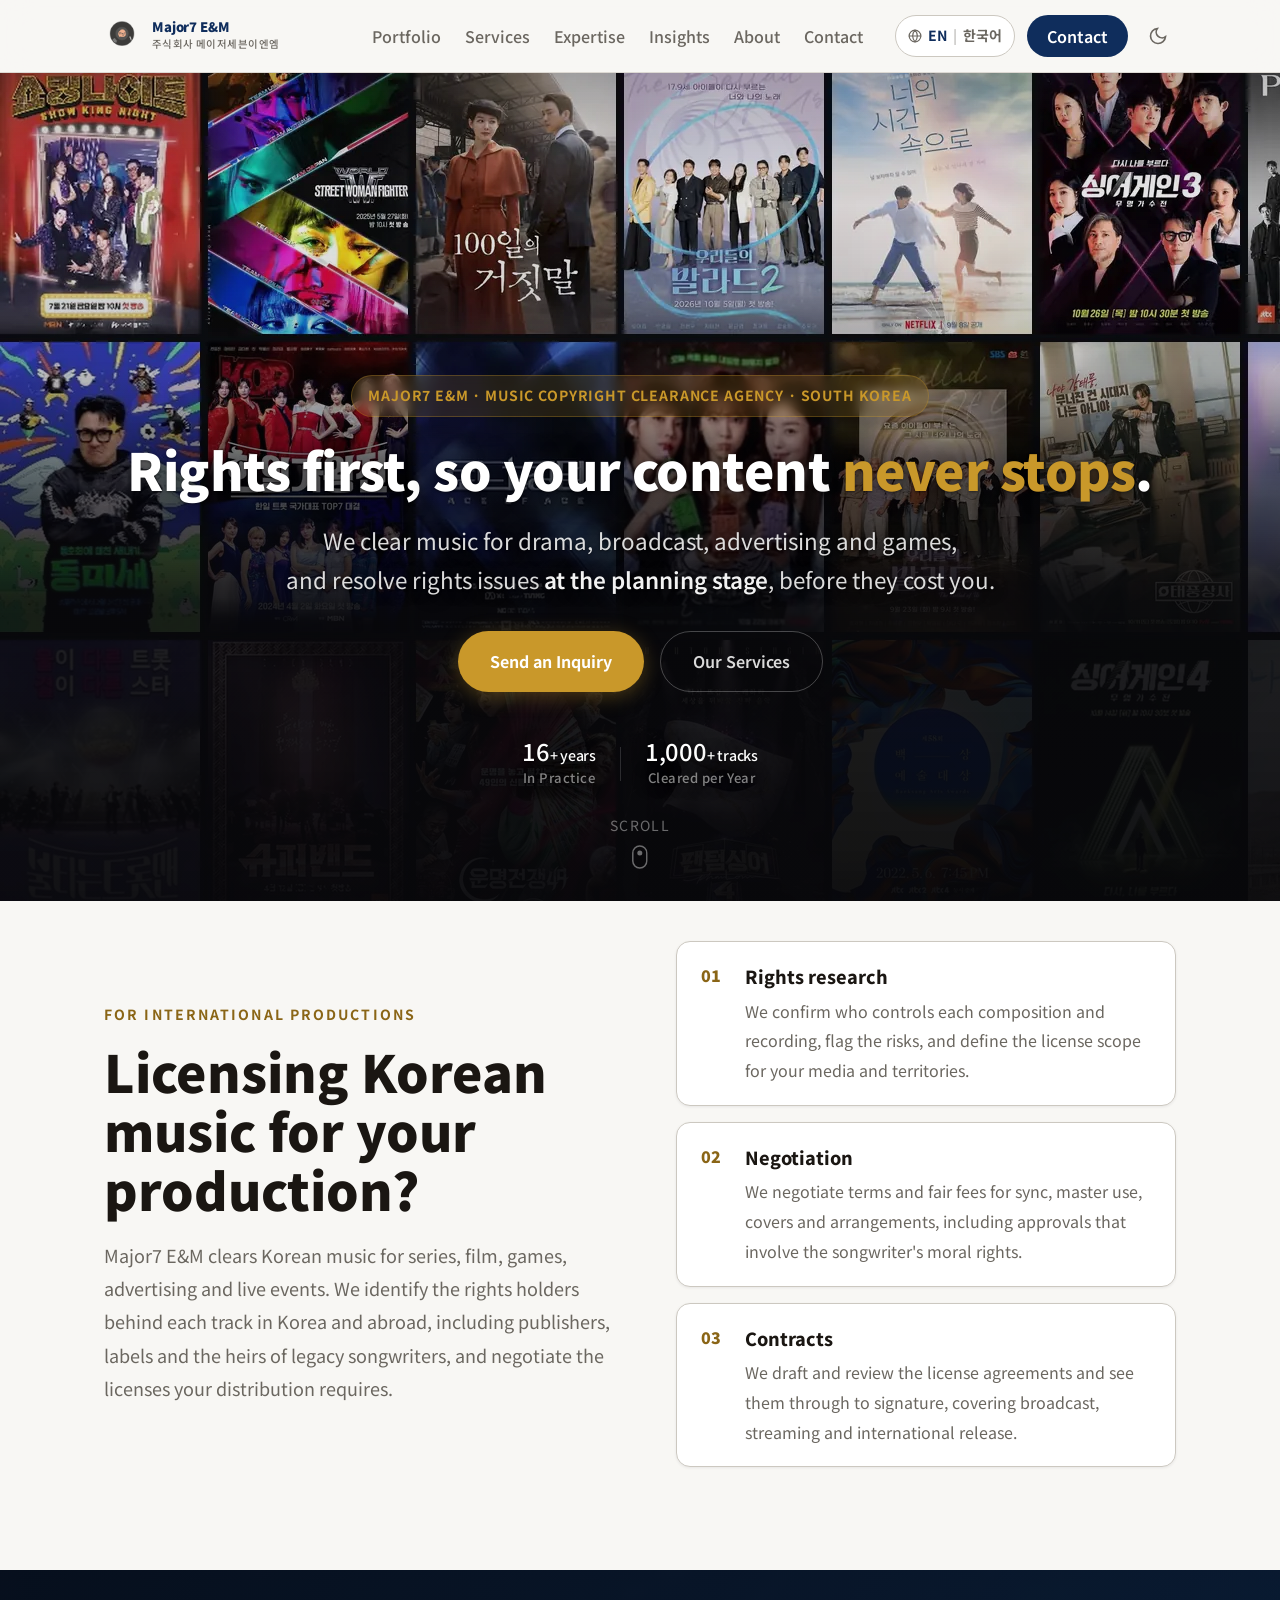
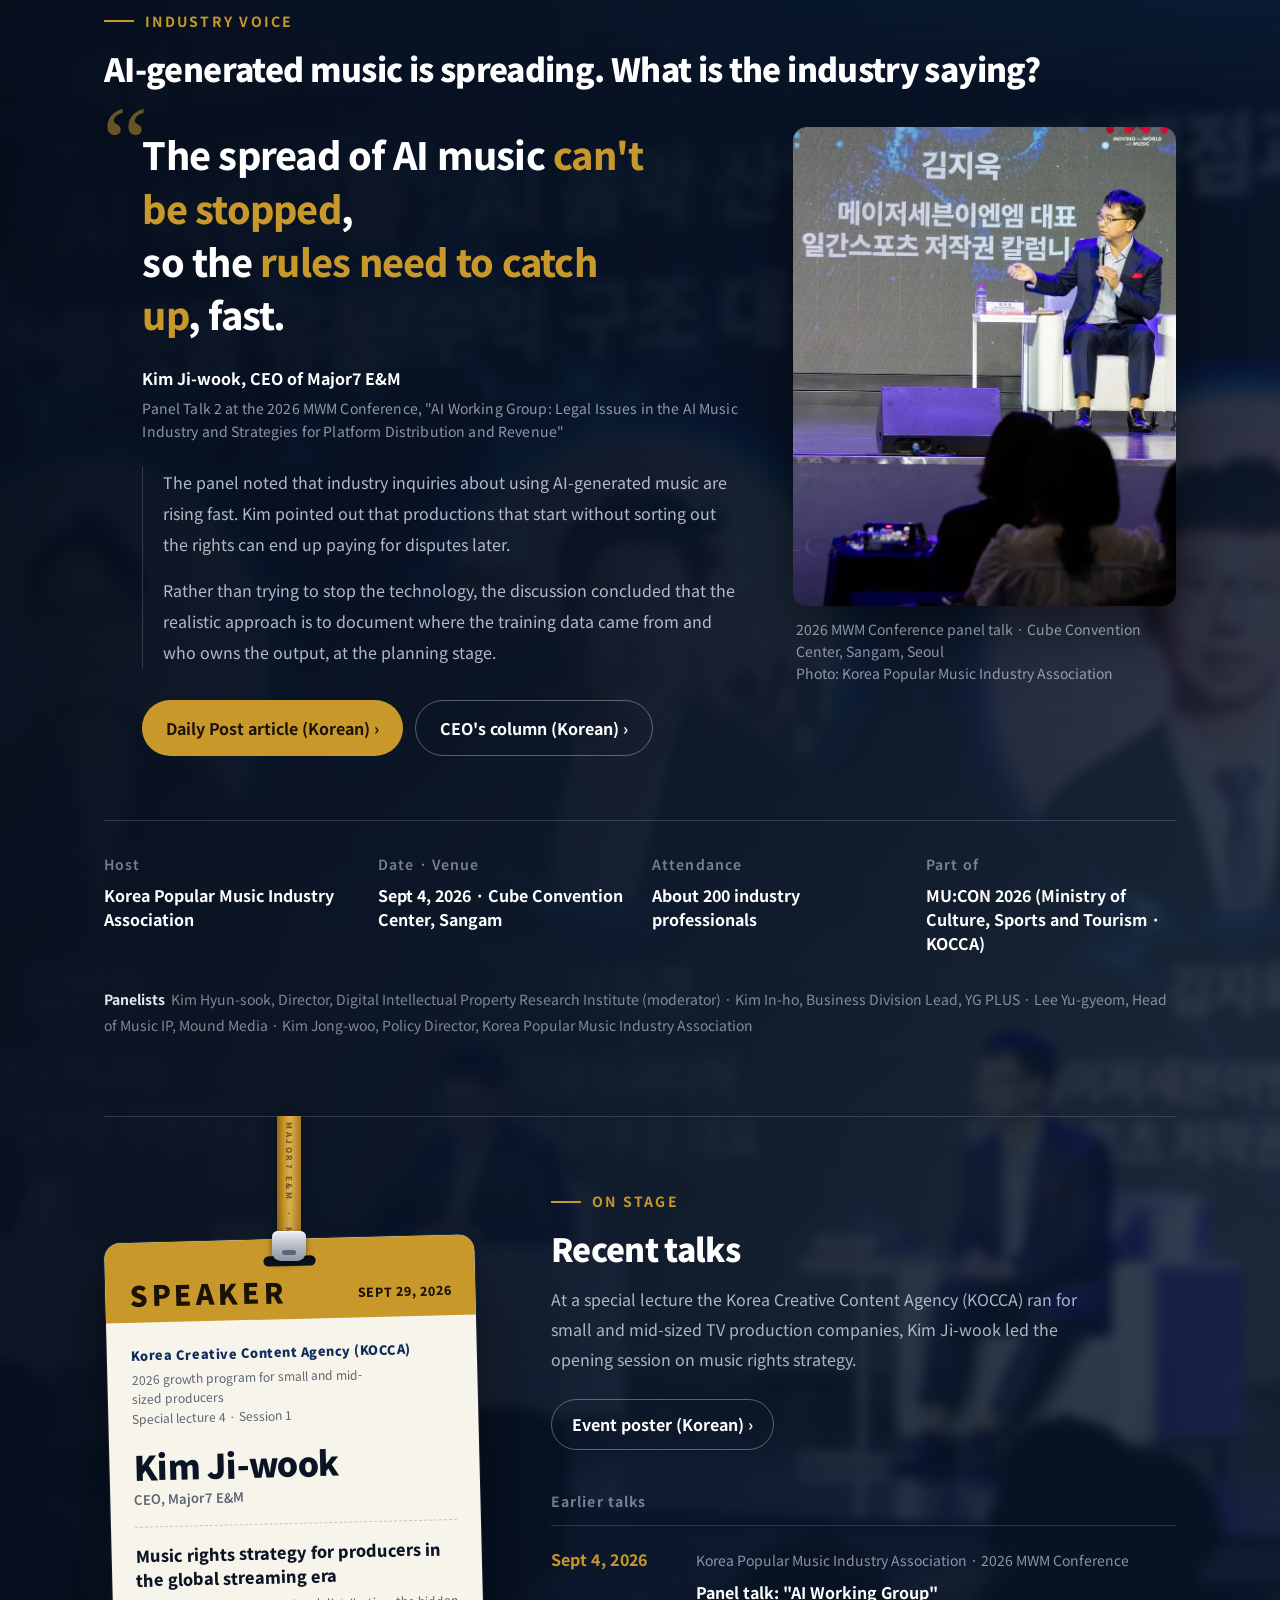
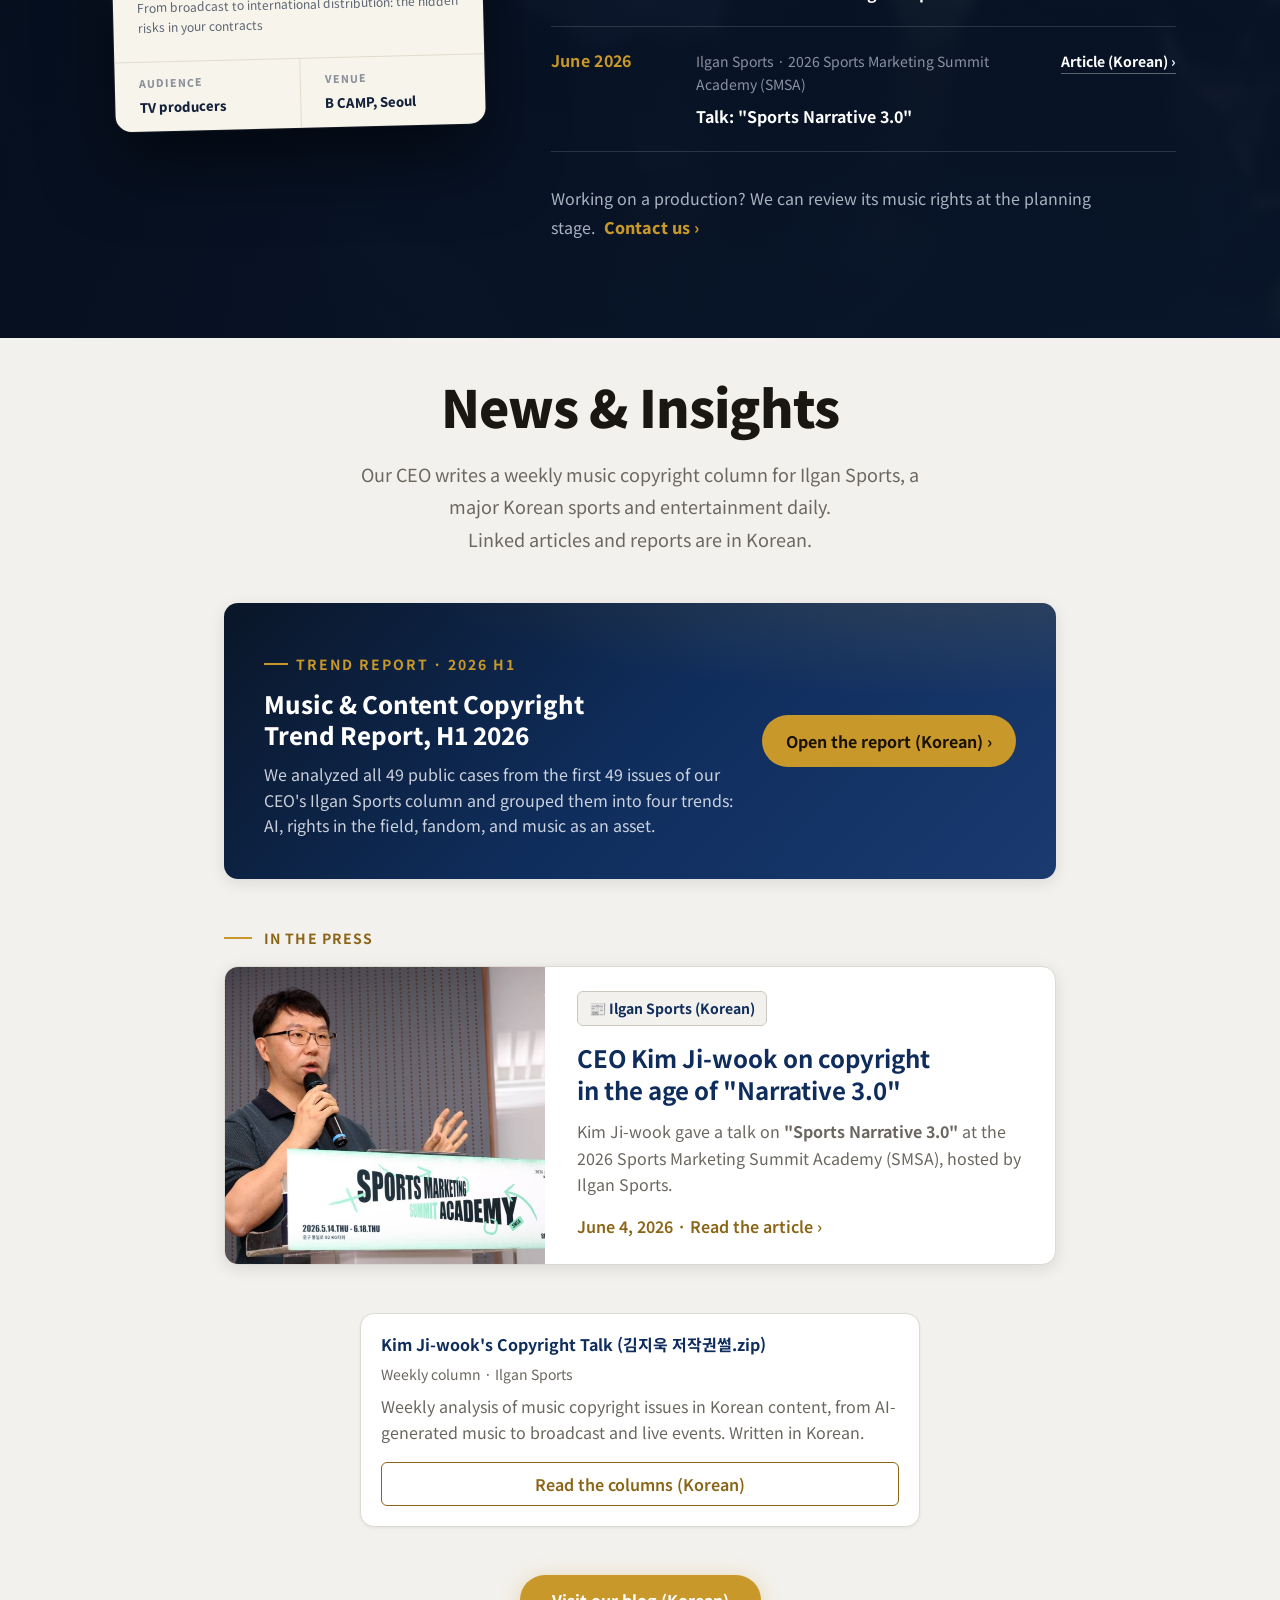
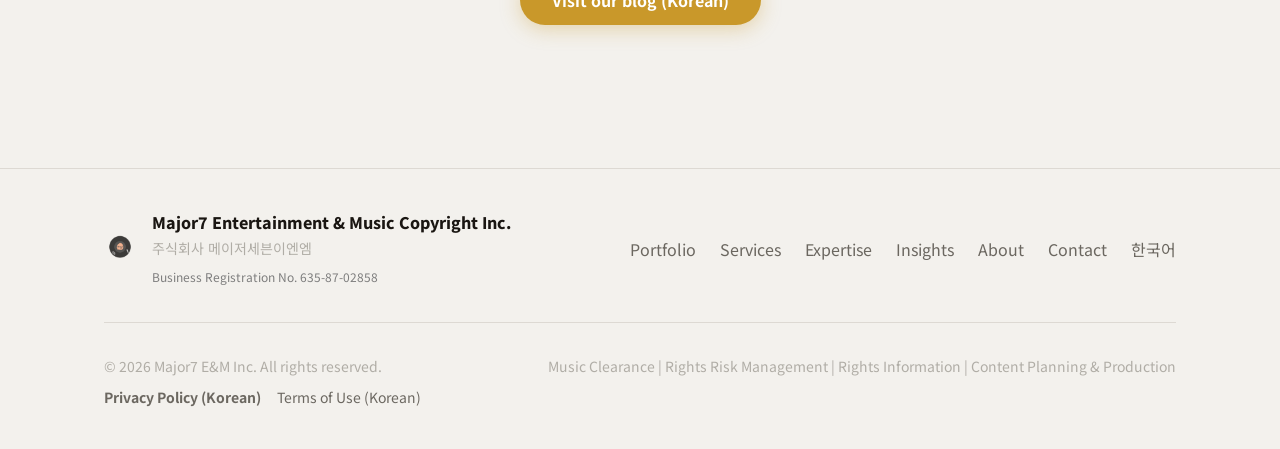
<file: en/index.html>
<!DOCTYPE html>
<html lang="en" data-theme="light">
<head>
  <meta charset="UTF-8" />
  <meta name="viewport" content="width=device-width, initial-scale=1.0" />
  <title>Major7 E&amp;M | Music Copyright Clearance Agency in Korea</title>
  <meta name="description" content="Major7 E&amp;M (주식회사 메이저세븐이엔엠) is a music copyright clearance agency in South Korea, founded in 2009. We clear music for TV drama, K-pop and music shows, streaming, film, advertising, games and live events. Contact: major7enminc@naver.com" />
  <link rel="canonical" href="https://www.major7enm.co.kr/en/" />
  <link rel="alternate" hreflang="ko" href="https://www.major7enm.co.kr/" />
  <link rel="alternate" hreflang="en" href="https://www.major7enm.co.kr/en/" />
  <link rel="alternate" hreflang="x-default" href="https://www.major7enm.co.kr/" />
  <meta name="robots" content="index, follow" />

  <link rel="icon" type="image/x-icon" href="../favicon.ico" />
  <link rel="icon" type="image/png" sizes="16x16" href="../favicon-16x16.png" />
  <link rel="icon" type="image/png" sizes="32x32" href="../favicon-32x32.png" />
  <link rel="apple-touch-icon" sizes="180x180" href="../apple-touch-icon.png" />

  <meta property="og:title" content="Major7 E&amp;M | Music Copyright Clearance Agency in Korea" />
  <meta property="og:description" content="Music clearance for Korean drama, K-pop shows, streaming originals, advertising, games and live events. Based in the Seoul area, South Korea, since 2009." />
  <meta property="og:type" content="website" />
  <meta property="og:url" content="https://www.major7enm.co.kr/en/" />
  <meta property="og:site_name" content="Major7 E&amp;M" />
  <meta property="og:locale" content="en_US" />
  <meta property="og:locale:alternate" content="ko_KR" />

  <!-- Fonts (same as the Korean homepage) -->
  <link href="https://api.fontshare.com/v2/css?f[]=cabinet-grotesk@400,500,700,800,900&f[]=satoshi@300,400,500,700&display=swap" rel="stylesheet" />
  <link rel="preconnect" href="https://fonts.googleapis.com" />
  <link rel="preconnect" href="https://fonts.gstatic.com" crossorigin />
  <link href="https://fonts.googleapis.com/css2?family=Noto+Sans+KR:wght@300;400;500;700;900&display=swap" rel="stylesheet" />

  <link rel="stylesheet" href="../style.css" />

  <style>
    /* ===== English page only (en/index.html scope) ===== */
    .en-page .header{position:sticky;top:0}
    .lang-link{display:flex;align-items:center;gap:6px;font-size:var(--text-xs);font-weight:700;
      padding:var(--space-2) var(--space-3);border-radius:var(--radius-full);
      border:1.5px solid var(--color-border);color:var(--color-text-muted);
      background:var(--color-surface);white-space:nowrap;transition:all var(--transition)}
    .lang-link:hover{border-color:var(--color-primary);color:var(--color-primary)}
    .lang-link .cur{color:var(--color-primary)}
    .lang-link .sep{opacity:.4}

    .en-page .hero-badge{letter-spacing:.06em}
    .en-page .hero-title{letter-spacing:-.01em}

    /* International producers band */
    .intl{display:grid;grid-template-columns:1.05fr 1fr;gap:var(--space-12);align-items:center}
    .intl h2{font-size:var(--text-2xl);font-weight:900;line-height:1.15;margin-bottom:var(--space-5);color:var(--color-text)}
    .intl p{color:var(--color-text-muted);line-height:1.85}
    .intl-steps{list-style:none;display:flex;flex-direction:column;gap:var(--space-4);counter-reset:s}
    .intl-steps li{counter-increment:s;position:relative;padding:var(--space-5) var(--space-6) var(--space-5) calc(var(--space-6) + 44px);
      background:var(--color-surface);border:1px solid var(--color-border);border-radius:var(--radius-lg);box-shadow:var(--shadow-sm)}
    .intl-steps li::before{content:counter(s,decimal-leading-zero);position:absolute;left:var(--space-6);top:var(--space-5);
      font-family:var(--font-display);font-weight:900;font-size:var(--text-sm);color:var(--color-accent-ink)}
    .intl-steps b{display:block;font-weight:800;color:var(--color-text);margin-bottom:4px}
    .intl-steps span{font-size:var(--text-sm);color:var(--color-text-muted);line-height:1.6}

    /* Genre expertise cards */
    .genre-grid{display:grid;grid-template-columns:repeat(3,1fr);gap:var(--space-5)}
    .genre-card{background:var(--color-surface);border:1px solid var(--color-border);border-radius:var(--radius-lg);
      padding:var(--space-6);box-shadow:var(--shadow-sm);display:flex;flex-direction:column;gap:var(--space-3)}
    .genre-card h3{font-size:var(--text-base);font-weight:800;color:var(--color-text);line-height:1.35}
    .genre-card .tagline{font-size:var(--text-sm);color:var(--color-text-muted);line-height:1.65}
    .genre-card .tagline strong{color:var(--color-primary);font-weight:700}
    .genre-card ul{list-style:none;display:flex;flex-direction:column;gap:6px;margin-top:auto;padding-top:var(--space-3);border-top:1px solid var(--color-divider)}
    .genre-card li{font-size:var(--text-xs);color:var(--color-text-muted);line-height:1.6;padding-left:var(--space-4);position:relative}
    .genre-card li::before{content:'✓';position:absolute;left:0;color:var(--color-accent-ink);font-weight:900}

    /* Portfolio */
    .pf-group{margin-top:var(--space-10)}
    .pf-group:first-of-type{margin-top:var(--space-8)}
    .pf-head{display:flex;align-items:baseline;gap:var(--space-4);flex-wrap:wrap;
      padding-bottom:var(--space-3);border-bottom:1px solid var(--color-divider)}
    .pf-head h3{font-size:var(--text-base);font-weight:800;color:var(--color-text)}
    .pf-head p{font-size:var(--text-sm);color:var(--color-text-muted)}
    .pf-group .perf-poster{cursor:default}
    .pf-credits{margin-top:var(--space-3);font-size:var(--text-xs);color:var(--color-text-muted);line-height:1.6}
    .prod-list{list-style:none;display:grid;grid-template-columns:1fr 1fr;gap:var(--space-3) var(--space-8);margin-top:var(--space-5)}
    .prod-list li{font-size:var(--text-sm);color:var(--color-text-muted);line-height:1.6;padding-left:var(--space-4);position:relative}
    .prod-list li::before{content:'·';position:absolute;left:var(--space-1);color:var(--color-accent);font-weight:900}

    .contact-item-body{display:flex;flex-direction:column}
    .en-column-grid{grid-template-columns:minmax(0,560px);justify-content:center}
    .info-value.info-stack{flex-direction:column;align-items:flex-start;justify-content:center}

    /* The English hero has two buttons more than the Korean one, so lift the text
       to keep the scroll hint clear of the stats */
    @media (min-width:769px){
      .en-page .hero .hero-content{padding-bottom:calc(var(--space-12) + 64px)}
    }
    @media (min-width:960px){
      .en-page .mobile-menu.open{display:none}
    }
    @media (max-width:959px){
      .lang-link{display:none}
      .intl{grid-template-columns:1fr;gap:var(--space-8)}
      .genre-grid{grid-template-columns:1fr 1fr}
    }
    @media (max-width:600px){
      .en-page a.btn-contact{display:none}
      .genre-grid{grid-template-columns:1fr}
      .prod-list{grid-template-columns:1fr}
    }
  </style>

  <script type="application/ld+json">
  {
    "@context": "https://schema.org",
    "@type": "Organization",
    "@id": "https://www.major7enm.co.kr/#organization",
    "name": "Major7 E&M",
    "legalName": "주식회사 메이저세븐이엔엠",
    "alternateName": ["Major7 E&M Inc.", "Major7 Entertainment & Music Copyright Inc.", "메이저세븐이엔엠"],
    "url": "https://www.major7enm.co.kr/en/",
    "logo": "https://www.major7enm.co.kr/logo.png",
    "description": "Music copyright clearance agency in South Korea, founded in 2009. Rights screening, clearance negotiation and dispute response for music used in TV drama, K-pop and music programs, OTT originals, advertising, games and live events.",
    "foundingDate": "2009-09",
    "founder": { "@type": "Person", "name": "Kim Ji-wook", "alternateName": "김지욱", "jobTitle": "CEO" },
    "address": {
      "@type": "PostalAddress",
      "streetAddress": "3F Hansol Preminang, 12 Baengma-ro 213beon-gil, Ilsandong-gu",
      "addressLocality": "Goyang-si",
      "addressRegion": "Gyeonggi-do",
      "addressCountry": "KR"
    },
    "email": "major7enminc@naver.com",
    "telephone": "+82-10-7756-9940",
    "knowsLanguage": ["ko", "en"],
    "sameAs": [
      "https://www.major7enm.co.kr/",
      "https://blog.naver.com/major7enm-inc",
      "https://www.youtube.com/@major7enmtv"
    ]
  }
  </script>
</head>
<body class="en-page">

  <!-- HEADER -->
  <header class="header" id="header">
    <div class="header-inner container">
      <a href="#hero" class="logo" aria-label="Major7 E&amp;M home">
        <img src="../logo.png" alt="Major7 E&amp;M logo" class="logo-img" />
        <span class="logo-text">
          <span class="logo-kr">Major7 E&amp;M</span>
          <span class="logo-en">주식회사 메이저세븐이엔엠</span>
        </span>
      </a>
      <nav class="nav" aria-label="Main menu">
        <a href="#portfolio">Portfolio</a>
        <a href="#services">Services</a>
        <a href="#expertise">Expertise</a>
        <a href="#insights">Insights</a>
        <a href="#about">About</a>
        <a href="#contact">Contact</a>
      </nav>
      <div class="header-actions">
        <a href="../" class="lang-link" hreflang="ko" aria-label="한국어 홈페이지 (Korean site)">
          <svg width="14" height="14" viewBox="0 0 24 24" fill="none" stroke="currentColor" stroke-width="2" stroke-linecap="round" stroke-linejoin="round" aria-hidden="true"><circle cx="12" cy="12" r="10"/><line x1="2" y1="12" x2="22" y2="12"/><path d="M12 2a15.3 15.3 0 0 1 4 10 15.3 15.3 0 0 1-4 10 15.3 15.3 0 0 1-4-10 15.3 15.3 0 0 1 4-10z"/></svg>
          <span class="cur">EN</span><span class="sep">|</span><span lang="ko">한국어</span>
        </a>
        <a href="#contact" class="btn-contact">Contact</a>
        <button class="theme-toggle" data-theme-toggle aria-label="Toggle dark mode">
          <svg width="20" height="20" viewBox="0 0 24 24" fill="none" stroke="currentColor" stroke-width="2"><path d="M21 12.79A9 9 0 1 1 11.21 3 7 7 0 0 0 21 12.79z"/></svg>
        </button>
        <button class="hamburger" id="hamburger" aria-label="Open menu" aria-expanded="false">
          <span></span><span></span><span></span>
        </button>
      </div>
    </div>
    <div class="mobile-menu" id="mobileMenu" aria-hidden="true">
      <a href="#portfolio" class="mobile-link">Portfolio</a>
      <a href="#services" class="mobile-link">Services</a>
      <a href="#expertise" class="mobile-link">Expertise</a>
      <a href="#insights" class="mobile-link">Insights</a>
      <a href="#about" class="mobile-link">About</a>
      <a href="#contact" class="mobile-link">Contact</a>
      <a href="../" class="mobile-link" hreflang="ko" lang="ko">한국어 홈페이지 ›</a>
    </div>
  </header>

  <main>
  <!-- HERO -->
  <section class="hero" id="hero">
    <div class="hero-bg" aria-hidden="true">
      <div class="poster-wall">
        <div class="pw-row pw-row--1"><i class="pw-strip"></i><i class="pw-strip"></i></div>
        <div class="pw-row pw-row--2"><i class="pw-strip"></i><i class="pw-strip"></i></div>
        <div class="pw-row pw-row--3"><i class="pw-strip"></i><i class="pw-strip"></i></div>
        <div class="pw-row pw-row--4"><i class="pw-strip"></i><i class="pw-strip"></i></div>
        <div class="pw-row pw-row--5"><i class="pw-strip"></i><i class="pw-strip"></i></div>
      </div>
      <div class="hero-scrim"></div>
    </div>
    <div class="hero-content container">
      <div class="hero-badge">Major7 E&amp;M · Music Copyright Clearance Agency · South Korea</div>
      <h1 class="hero-title">
        Rights first, <br />
        so your content <span class="hero-accent">never stops</span>.
      </h1>
      <p class="hero-desc">
        We clear music for drama, broadcast, advertising and games,<br />
        and resolve rights issues <strong>at the planning stage</strong>, before they cost you.
      </p>
      <div class="hero-cta">
        <a href="#contact" class="btn-primary">Send an Inquiry</a>
        <a href="#services" class="btn-ghost">Our Services</a>
      </div>
      <div class="hero-stats">
        <div class="stat">
          <span class="stat-num">16<span class="stat-unit">+ years</span></span>
          <span class="stat-label">In Practice</span>
        </div>
        <div class="stat-divider" aria-hidden="true"></div>
        <div class="stat">
          <span class="stat-num">1,000<span class="stat-unit">+ tracks</span></span>
          <span class="stat-label">Cleared per Year</span>
        </div>
      </div>
    </div>
    <div class="hero-scroll-hint" aria-hidden="true">
      <span>Scroll</span>
      <svg width="16" height="24" viewBox="0 0 16 24" fill="none"><rect x="1" y="1" width="14" height="22" rx="7" stroke="currentColor" stroke-width="1.5"/><circle cx="8" cy="8" r="2.5" fill="currentColor"/></svg>
    </div>
  </section>

  <!-- FOR INTERNATIONAL PRODUCTIONS -->
  <section class="section" id="international">
    <div class="container intl">
      <div>
        <div class="section-label">For International Productions</div>
        <h2>Licensing Korean music for your production?</h2>
        <p>Major7 E&amp;M clears Korean music for series, film, games, advertising and live events. We identify the rights holders behind each track in Korea and abroad, including publishers, labels and the heirs of legacy songwriters, and negotiate the licenses your distribution requires.</p>
      </div>
      <ol class="intl-steps">
        <li><b>Rights research</b><span>We confirm who controls each composition and recording, flag the risks, and define the license scope for your media and territories.</span></li>
        <li><b>Negotiation</b><span>We negotiate terms and fair fees for sync, master use, covers and arrangements, including approvals that involve the songwriter's moral rights.</span></li>
        <li><b>Contracts</b><span>We draft and review the license agreements and see them through to signature, covering broadcast, streaming and international release.</span></li>
      </ol>
    </div>
  </section>

  <!-- INDUSTRY VOICE (2026 MWM Conference) -->
  <section class="voice" id="voice">
    <div class="voice-bg" aria-hidden="true">
      <img src="../images/mwm2026-stage.webp" alt="" loading="lazy" />
    </div>
    <div class="container">
      <div class="voice-head">
        <span class="voice-eyebrow">Industry Voice</span>
        <h2>AI-generated music is spreading. What is the industry saying?</h2>
      </div>
      <div class="voice-grid">
        <div class="voice-quote">
          <p class="voice-lede">The spread of AI music <span class="hl">can't be stopped</span>, <br class="voice-br" />so the <span class="hl">rules need to catch up</span>, fast.</p>
          <p class="voice-attr">Kim Ji-wook, CEO of Major7 E&amp;M
            <span>Panel Talk 2 at the 2026 MWM Conference, "AI Working Group: Legal Issues in the AI Music Industry and Strategies for Platform Distribution and Revenue"</span>
          </p>
          <div class="voice-body">
            <p>The panel noted that industry inquiries about using AI-generated music are rising fast. Kim pointed out that productions that start without sorting out the rights can end up paying for disputes later.</p>
            <p>Rather than trying to stop the technology, the discussion concluded that the realistic approach is to document where the training data came from and who owns the output, at the planning stage.</p>
          </div>
          <div class="voice-cta">
            <a class="voice-btn primary" href="https://www.thedailypost.kr/news/articleView.html?idxno=115399" target="_blank" rel="noopener">Daily Post article (Korean) ›</a>
            <a class="voice-btn ghost" href="https://isplus.com/article/view/isp202609060078" target="_blank" rel="noopener">CEO's column (Korean) ›</a>
          </div>
        </div>
        <figure class="voice-figure">
          <img src="../images/mwm2026-solo.webp" alt="Kim Ji-wook speaking on a panel at the 2026 MWM Conference" loading="lazy" />
          <figcaption>2026 MWM Conference panel talk · Cube Convention Center, Sangam, Seoul<br />Photo: Korea Popular Music Industry Association</figcaption>
        </figure>
      </div>
      <dl class="voice-facts">
        <div class="voice-fact"><dt>Host</dt><dd>Korea Popular Music Industry Association</dd></div>
        <div class="voice-fact"><dt>Date · Venue</dt><dd>Sept 4, 2026 · Cube Convention Center, Sangam</dd></div>
        <div class="voice-fact"><dt>Attendance</dt><dd>About 200 industry professionals</dd></div>
        <div class="voice-fact"><dt>Part of</dt><dd>MU:CON 2026 (Ministry of Culture, Sports and Tourism · KOCCA)</dd></div>
      </dl>
      <p class="voice-panel"><b>Panelists</b>Kim Hyun-sook, Director, Digital Intellectual Property Research Institute (moderator) · Kim In-ho, Business Division Lead, YG PLUS · Lee Yu-gyeom, Head of Music IP, Mound Media · Kim Jong-woo, Policy Director, Korea Popular Music Industry Association</p>

      <!-- ON STAGE — recent talks (latest = speaker badge, earlier = list) -->
      <div class="stage">
        <div class="stage-head">
          <span class="voice-eyebrow">On Stage</span>
          <h3>Recent talks</h3>
          <p class="stage-lead">At a special lecture the Korea Creative Content Agency (KOCCA) ran for small and mid-sized TV production companies, Kim Ji-wook led the opening session on music rights strategy.</p>
          <a class="voice-btn ghost stage-btn" href="https://blog.naver.com/major7enm-inc/224425153199" target="_blank" rel="noopener" hreflang="ko">Event poster (Korean) ›</a>
        </div>

        <div class="stage-badge-wrap">
          <span class="stage-strap" aria-hidden="true"><i>MAJOR7 E&amp;M&nbsp;&nbsp;·&nbsp;&nbsp;MAJOR7 E&amp;M&nbsp;&nbsp;·&nbsp;&nbsp;MAJOR7 E&amp;M</i></span>
          <span class="stage-clip" aria-hidden="true"></span>
          <article class="stage-badge" aria-label="Kim Ji-wook, speaker at a KOCCA special lecture">
            <div class="stage-badge-band"><b>SPEAKER</b><span>SEPT 29, 2026</span></div>
            <div class="stage-badge-body">
              <p class="sb-host">Korea Creative Content Agency (KOCCA)</p>
              <p class="sb-prog">2026 growth program for small and mid-sized producers<br />Special lecture 4 · Session 1</p>
              <p class="sb-name">Kim Ji-wook<span>CEO, Major7 E&amp;M</span></p>
              <p class="sb-title">Music rights strategy for producers in the global streaming era</p>
              <p class="sb-sub">From broadcast to international distribution: the hidden risks in your contracts</p>
            </div>
            <dl class="sb-meta">
              <div><dt>AUDIENCE</dt><dd>TV producers</dd></div>
              <div><dt>VENUE</dt><dd>B CAMP, Seoul</dd></div>
            </dl>
          </article>
        </div>

        <div class="stage-more">
          <p class="stage-list-label">Earlier talks</p>
          <ol class="stage-list">
            <li>
              <time datetime="2026-09-04">Sept 4, 2026</time>
              <div><span>Korea Popular Music Industry Association · 2026 MWM Conference</span><b>Panel talk: "AI Working Group"</b></div>
            </li>
            <li>
              <time datetime="2026-06">June 2026</time>
              <div><span>Ilgan Sports · 2026 Sports Marketing Summit Academy (SMSA)</span><b>Talk: "Sports Narrative 3.0"</b></div>
              <a href="https://isplus.com/article/view/isp202606040085" target="_blank" rel="noopener" hreflang="ko">Article (Korean) ›</a>
            </li>
          </ol>
          <p class="stage-cta">Working on a production? We can review its music rights at the planning stage. <a href="#contact">Contact us ›</a></p>
        </div>
      </div>
    </div>
  </section>

  <!-- SERVICES -->
  <section class="section section-muted" id="services">
    <div class="container">
      <div class="section-label">Our Services</div>
      <div class="section-header">
        <h2 class="section-title">Music Clearance</h2>
        <p class="section-sub">In a fast-moving content market, music rights are often the biggest hurdle between a production and its release.<br />We build solutions around what producers actually need.</p>
      </div>
      <div class="business-grid">
        <div class="business-card">
          <div class="business-num">01</div>
          <div class="business-icon">
            <svg width="40" height="40" viewBox="0 0 24 24" fill="none" stroke="currentColor" stroke-width="1.5"><rect x="2" y="3" width="20" height="14" rx="2"/><path d="M8 21h8M12 17v4"/></svg>
          </div>
          <h3>Rights Screening<br /><span>Research &amp; analysis</span></h3>
          <ul>
            <li>Rights analysis and risk assessment for every track</li>
            <li>License scope defined by type of use, media and territory</li>
            <li>Fee estimates matched to your use and budget</li>
            <li>The right contact at each rights holder, in Korea and abroad</li>
          </ul>
        </div>
        <div class="business-card featured">
          <div class="business-num">02</div>
          <div class="business-icon">
            <svg width="40" height="40" viewBox="0 0 24 24" fill="none" stroke="currentColor" stroke-width="1.5"><path d="M9 11l3 3L22 4"/><path d="M21 12v7a2 2 0 0 1-2 2H5a2 2 0 0 1-2-2V5a2 2 0 0 1 2-2h11"/></svg>
          </div>
          <h3>Clearance<br /><span>Negotiation &amp; licensing</span></h3>
          <ul>
            <li>A clearance plan built around your production</li>
            <li>Genre-specific clearance that meets global standards</li>
            <li>Terms and fair fees negotiated for sync, master use, covers, arrangements and moral-rights approvals</li>
            <li>Agreements drafted, legally reviewed and signed</li>
          </ul>
        </div>
        <div class="business-card">
          <div class="business-num">03</div>
          <div class="business-icon">
            <svg width="40" height="40" viewBox="0 0 24 24" fill="none" stroke="currentColor" stroke-width="1.5"><path d="M12 22s8-4 8-10V5l-8-3-8 3v7c0 6 8 10 8 10z"/></svg>
          </div>
          <h3>Disputes<br /><span>Response &amp; advice</span></h3>
          <ul>
            <li>Response support tailored to each type of dispute</li>
            <li>Dispute strategy and handling</li>
            <li>Infringement claims and advice</li>
          </ul>
        </div>
      </div>
      <div class="service-tags">
        <span>Broadcast</span><span>Drama</span><span>Streaming</span><span>K-pop</span><span>Advertising</span>
        <span>Games</span><span>Live Events</span><span>Film</span><span>YouTube</span><span>Global Release</span>
      </div>
    </div>
  </section>

  <!-- EXPERTISE -->
  <section class="section" id="expertise">
    <div class="container">
      <div class="section-label">Our Expertise</div>
      <div class="section-header">
        <h2 class="section-title">Genre Expertise</h2>
        <p class="section-sub">Every genre comes with its own rights challenges. We know them well.</p>
      </div>
      <div class="genre-grid">
        <article class="genre-card">
          <h3>Drama</h3>
          <p class="tagline">In drama, clearing music starts with <strong>understanding the scene</strong>.</p>
          <ul>
            <li>Explaining the director's intent so rights holders can say yes</li>
            <li>Early risk checks, including product placement and brand exposure</li>
            <li>Rights secured for global distribution and secondary uses</li>
          </ul>
        </article>
        <article class="genre-card">
          <h3>K-pop Shows</h3>
          <p class="tagline">On K-pop shows, <strong>how fast you clear songs</strong> is a competitive edge.</p>
          <ul>
            <li>Pools of clearable songs, with risks checked in advance</li>
            <li>Rush approvals and terms negotiated on tight deadlines</li>
            <li>One rights plan covering broadcast, streaming and overseas release</li>
          </ul>
        </article>
        <article class="genre-card">
          <h3>Trot, Crossover &amp; Global Music Shows</h3>
          <p class="tagline"><strong>Precise rights analysis</strong> across generations, genres and borders.</p>
          <ul>
            <li>Tracing rights through inheritance and assignment</li>
            <li>Direct negotiation with local agencies overseas</li>
            <li>Clearing early to head off disputes</li>
          </ul>
        </article>
        <article class="genre-card">
          <h3>Ballad Shows</h3>
          <p class="tagline">Built for <strong>remakes of classic songs</strong> that everyone wants to use.</p>
          <ul>
            <li>Coordinating competing requests for the same song</li>
            <li>Reviewing how far an arrangement can go</li>
            <li>Negotiating with future broadcast, digital and online use in mind</li>
          </ul>
        </article>
        <article class="genre-card">
          <h3>Concerts, Awards &amp; Reality Shows</h3>
          <p class="tagline">Built for <strong>live production</strong>, where speed and accuracy both matter.</p>
          <ul>
            <li>Contingency plans for last-minute changes</li>
            <li>Rights checks at every production stage</li>
            <li>Fast re-approval when plans change on site</li>
          </ul>
        </article>
        <article class="genre-card">
          <h3>Content Production</h3>
          <p class="tagline">Beyond clearance, we plan and produce <strong>original music</strong> for TV, documentaries and campaigns.</p>
          <ul>
            <li>OST and program music production</li>
            <li>Documentary and campaign music</li>
            <li>Artist and content planning</li>
          </ul>
        </article>
      </div>
    </div>
  </section>

  <!-- PORTFOLIO -->
  <section class="section section-muted" id="portfolio">
    <div class="container">
      <div class="section-label">Our Performance</div>
      <div class="section-header">
        <h2 class="section-title">Portfolio</h2>
        <p class="section-sub">Clearance for major Korean networks and streaming originals.</p>
      </div>

      <div class="pf-group">
        <div class="pf-head"><h3>Drama</h3><p>End-to-end clearance, from development to global release</p></div>
        <div class="perf-poster-grid">
          <div class="perf-poster"><img src="../images/drama_175.jpg" alt="100 Days of Deception (100일의 거짓말)" loading="lazy" decoding="async" /></div>
          <div class="perf-poster"><img src="../images/drama_174.jpg" alt="A Bona Fide Killer (유부녀 킬러)" loading="lazy" decoding="async" /></div>
          <div class="perf-poster"><img src="../images/perf5.jpg" alt="Typhoon Family (태풍상사)" loading="lazy" decoding="async" /></div>
          <div class="perf-poster"><img src="../images/perf4.jpg" alt="Bon Appétit, Your Majesty (폭군의 셰프)" loading="lazy" decoding="async" /></div>
          <div class="perf-poster"><img src="../images/perf1.jpg" alt="Lovely Runner (선재 업고 튀어)" loading="lazy" decoding="async" /></div>
          <div class="perf-poster"><img src="../images/perf2.jpg" alt="Queen of Tears (눈물의 여왕)" loading="lazy" decoding="async" /></div>
        </div>
        <p class="pf-credits">100 Days of Deception · A Bona Fide Killer · Lovely Runner · Queen of Tears · Bon Appétit, Your Majesty · Typhoon Family · Undercover Miss Hong · The Wonderfools</p>
      </div>

      <div class="pf-group">
        <div class="pf-head"><h3>K-pop &amp; Idol Shows</h3><p>Rights management and risk response for network and streaming originals</p></div>
        <div class="perf-poster-grid">
          <div class="perf-poster"><img src="../images/kpop_59.jpg" alt="Queendom (퀸덤)" loading="lazy" decoding="async" /></div>
          <div class="perf-poster"><img src="../images/kpop_60.jpg" alt="Queendom Puzzle (퀸덤 퍼즐)" loading="lazy" decoding="async" /></div>
          <div class="perf-poster"><img src="../images/kpop_61.jpg" alt="Girls Planet 999" loading="lazy" decoding="async" /></div>
          <div class="perf-poster"><img src="../images/kpop_63.jpg" alt="The Second World (두번째 세계)" loading="lazy" decoding="async" /></div>
          <div class="perf-poster"><img src="../images/kpop_64.jpg" alt="Girls on Fire" loading="lazy" decoding="async" /></div>
          <div class="perf-poster"><img src="../images/kpop_67.jpg" alt="Boys II Planet" loading="lazy" decoding="async" /></div>
        </div>
        <p class="pf-credits">Queendom · Queendom Puzzle · Girls Planet 999 · The Second World · Girls on Fire · Boys II Planet</p>
      </div>

      <div class="pf-group">
        <div class="pf-head"><h3>Trot &amp; Crossover</h3><p>Complex rights structures, analyzed across generations and borders</p></div>
        <div class="perf-poster-grid">
          <div class="perf-poster"><img src="../images/trot_88.jpg" alt="Burning Trotman (불타는 트롯맨)" loading="lazy" decoding="async" /></div>
          <div class="perf-poster"><img src="../images/trot_89.jpg" alt="불타는 장미단" loading="lazy" decoding="async" /></div>
          <div class="perf-poster"><img src="../images/trot_90.jpg" alt="쇼큰" loading="lazy" decoding="async" /></div>
          <div class="perf-poster"><img src="../images/trot_91.jpg" alt="Miss Trot 3 · 현역가왕" loading="lazy" decoding="async" /></div>
          <div class="perf-poster"><img src="../images/trot_92.jpg" alt="한일가왕전" loading="lazy" decoding="async" /></div>
          <div class="perf-poster"><img src="../images/trot_93.jpg" alt="현역가왕3" loading="lazy" decoding="async" /></div>
        </div>
        <p class="pf-credits">Burning Trotman · Miss Trot 3 and other trot and crossover competitions</p>
      </div>

      <div class="pf-group">
        <div class="pf-head"><h3>Ballad, Band &amp; Vocal Shows</h3><p>Tracking changes in ownership and coordinating stakeholders</p></div>
        <div class="perf-poster-grid">
          <div class="perf-poster"><img src="../images/ballad_84.jpg" alt="Phantom Singer 3 (팬텀싱어3)" loading="lazy" decoding="async" /></div>
          <div class="perf-poster"><img src="../images/ballad_85.jpg" alt="Phantom Singer All-Star (팬텀싱어 올스타전)" loading="lazy" decoding="async" /></div>
          <div class="perf-poster"><img src="../images/ballad_86.jpg" alt="Phantom Singer 4 (팬텀싱어4)" loading="lazy" decoding="async" /></div>
          <div class="perf-poster"><img src="../images/ballad_87.jpg" alt="풍류대장" loading="lazy" decoding="async" /></div>
          <div class="perf-poster"><img src="../images/ballad_96.jpg" alt="Superband (슈퍼밴드)" loading="lazy" decoding="async" /></div>
          <div class="perf-poster"><img src="../images/ballad_97.jpg" alt="Superband 2 (슈퍼밴드2)" loading="lazy" decoding="async" /></div>
        </div>
        <p class="pf-credits">Phantom Singer 3 &amp; 4 · Phantom Singer All-Star · Superband 1 &amp; 2</p>
      </div>

      <div class="pf-group">
        <div class="pf-head"><h3>Concerts &amp; Variety</h3><p>Rapid response to changes during live production</p></div>
        <div class="perf-poster-grid">
          <div class="perf-poster"><img src="../images/concert_172.jpg" alt="연애실험실" loading="lazy" decoding="async" /></div>
          <div class="perf-poster"><img src="../images/concert_173.jpg" alt="연애전쟁" loading="lazy" decoding="async" /></div>
          <div class="perf-poster"><img src="../images/kpop_66.jpg" alt="K-909" loading="lazy" decoding="async" /></div>
          <div class="perf-poster"><img src="../images/kpop_55.jpg" alt="컷보따" loading="lazy" decoding="async" /></div>
          <div class="perf-poster"><img src="../images/kpop_62.jpg" alt="Peak Time · Fantasy Boys (소년판타지)" loading="lazy" decoding="async" /></div>
          <div class="perf-poster"><img src="../images/concert_99.jpg" alt="WET! DJ Survival" loading="lazy" decoding="async" /></div>
        </div>
        <p class="pf-credits">K-909 · Peak Time · Fantasy Boys · WET! DJ Survival and more</p>
      </div>

      <div class="pf-group">
        <div class="pf-head"><h3>Music Production</h3><p>Selected credits</p></div>
        <ul class="prod-list">
          <li>Fubao and Grandpa (SBS), OST Part 1 sung by NCT's Jungwoo</li>
          <li>Fubao and Grandpa (SBS), OST Part 2 sung by Red Velvet's Seulgi</li>
          <li>Artistock Game (Mnet), music for the semi-final and final</li>
          <li>Public service campaign with the Ministry of Environment, campaign song featuring Brave Girls</li>
          <li>Background music for DISCOVER WORLD WIDE 'Sing Again'</li>
          <li>Arrangement for the Monthly Yoon Jong-shin 10th-anniversary duet by Solji (EXID) and Sandeul (B1A4), 2019 MGMA</li>
          <li>OSTs for Let's Fight Ghost and Pied Piper (tvN), Jealousy Incarnate (SBS) and more</li>
          <li>Music for Fantastic Family, tvN's 10th-anniversary documentary</li>
          <li>Music for Gaya, a KBS historical documentary</li>
          <li>Music for Healing, a VR documentary marking Edaily TV's 14th anniversary</li>
        </ul>
      </div>
    </div>
  </section>

  <!-- NEWS & INSIGHTS -->
  <section id="insights" class="portfolio-section section section-muted">
    <div class="section-header">
      <h2 class="section-title">News &amp; Insights</h2>
      <p class="section-sub">Our CEO writes a weekly music copyright column for Ilgan Sports, a major Korean sports and entertainment daily.</p>
      <p class="section-sub">Linked articles and reports are in Korean.</p>
    </div>

    <div class="report-promo-wrap">
      <a class="report-promo" href="../report.html" hreflang="ko" aria-label="Open the Music &amp; Content Copyright Trend Report, H1 2026 (Korean)">
        <div class="report-promo-main">
          <span class="report-promo-label">Trend Report · 2026 H1</span>
          <h3 class="report-promo-title">Music &amp; Content Copyright Trend Report, H1 2026</h3>
          <p class="report-promo-desc">We analyzed all 49 public cases from the first 49 issues of our CEO's Ilgan Sports column and grouped them into four trends: AI, rights in the field, fandom, and music as an asset.</p>
        </div>
        <span class="report-promo-cta">Open the report (Korean) ›</span>
      </a>
    </div>

    <div class="news-block">
      <div class="news-block-label">In the Press</div>
      <a class="news-card" href="https://isplus.com/article/view/isp202606040085" target="_blank" rel="noopener" hreflang="ko">
        <div class="news-card-thumb">
          <img src="../images/news_smsa_2026.jpg" alt="Kim Ji-wook speaking at the 2026 Sports Marketing Summit Academy" loading="lazy" />
        </div>
        <div class="news-card-body">
          <span class="news-media-badge">📰 Ilgan Sports (Korean)</span>
          <h3 class="news-card-title">CEO Kim Ji-wook on copyright in the age of "Narrative 3.0"</h3>
          <p class="news-card-desc">Kim Ji-wook gave a talk on <strong>"Sports Narrative 3.0"</strong> at the 2026 Sports Marketing Summit Academy (SMSA), hosted by Ilgan Sports.</p>
          <span class="news-card-meta">June 4, 2026 · Read the article ›</span>
        </div>
      </a>
    </div>

    <div class="blog-cards">
      <div class="blog-grid en-column-grid">
        <article class="blog-card">
          <h3 class="blog-card-title">Kim Ji-wook's Copyright Talk <span lang="ko">(김지욱 저작권썰.zip)</span></h3>
          <div class="blog-card-date">Weekly column · Ilgan Sports</div>
          <p class="blog-card-excerpt">Weekly analysis of music copyright issues in Korean content, from AI-generated music to broadcast and live events. Written in Korean.</p>
          <a class="blog-card-more" href="https://blog.naver.com/PostList.naver?blogId=major7enm-inc&amp;categoryNo=14&amp;skinType=&amp;skinId=&amp;from=menu&amp;userSelectMenu=true" target="_blank" rel="noopener" hreflang="ko">Read the columns (Korean)</a>
        </article>
      </div>
    </div>

    <div class="blog-section-top">
      <div class="blog-btn-wrap">
        <a href="https://blog.naver.com/major7enm-inc" class="blog-btn" target="_blank" rel="noopener noreferrer" hreflang="ko">Visit our blog (Korean)</a>
      </div>
    </div>
  </section>

  <!-- YOUTUBE -->
  <section class="section youtube-section" id="youtube">
    <div class="container">
      <div class="section-label">Channel</div>
      <div class="youtube-header">
        <h2 class="section-title">Major7 E&amp;M Channel</h2>
        <p class="section-sub">Show reels and selected work by genre.</p>
      </div>
      <div class="yt-gallery">
        <div class="yt-main-player">
          <div class="yt-embed-wrap">
            <iframe id="ytMainIframe" src="https://www.youtube.com/embed/l4RQMWZMBKo?rel=0&amp;controls=1" title="Major7 E&amp;M channel video" allow="accelerometer; autoplay; clipboard-write; encrypted-media; gyroscope; picture-in-picture; web-share" allowfullscreen loading="lazy"></iframe>
          </div>
          <a href="https://youtube.com/@major7enmtv" target="_blank" rel="noopener" class="yt-channel-link">
            <svg width="20" height="14" viewBox="0 0 20 14" fill="none" aria-hidden="true"><rect width="20" height="14" rx="4" fill="#FF0000"/><polygon points="8,3.5 15,7 8,10.5" fill="white"/></svg>
            <span>Watch on YouTube</span>
          </a>
        </div>
        <div class="yt-thumbs">
          <div class="yt-thumb" data-video-id="-UApJpYc2gA" role="button" tabindex="0" aria-label="Play: 2025 Show Reel">
            <img src="https://img.youtube.com/vi/-UApJpYc2gA/mqdefault.jpg" alt="2025 Show Reel" loading="lazy" />
            <div class="yt-thumb-play"><svg width="28" height="28" viewBox="0 0 24 24" fill="none"><circle cx="12" cy="12" r="12" fill="rgba(0,0,0,0.6)"/><polygon points="9.5,7 18,12 9.5,17" fill="white"/></svg></div>
          </div>
          <div class="yt-thumb" data-video-id="NndlYcm2ZdA" role="button" tabindex="0" aria-label="Play: Selected work, drama">
            <img src="https://img.youtube.com/vi/NndlYcm2ZdA/mqdefault.jpg" alt="Selected work: drama" loading="lazy" />
            <div class="yt-thumb-play"><svg width="28" height="28" viewBox="0 0 24 24" fill="none"><circle cx="12" cy="12" r="12" fill="rgba(0,0,0,0.6)"/><polygon points="9.5,7 18,12 9.5,17" fill="white"/></svg></div>
          </div>
          <div class="yt-thumb" data-video-id="XbZo8IfVljE" role="button" tabindex="0" aria-label="Play: Selected work, crossover">
            <img src="https://img.youtube.com/vi/XbZo8IfVljE/mqdefault.jpg" alt="Selected work: crossover" loading="lazy" />
            <div class="yt-thumb-play"><svg width="28" height="28" viewBox="0 0 24 24" fill="none"><circle cx="12" cy="12" r="12" fill="rgba(0,0,0,0.6)"/><polygon points="9.5,7 18,12 9.5,17" fill="white"/></svg></div>
          </div>
          <div class="yt-thumb" data-video-id="kEuasbUGHIk" role="button" tabindex="0" aria-label="Play: Selected work, trot">
            <img src="https://img.youtube.com/vi/kEuasbUGHIk/mqdefault.jpg" alt="Selected work: trot" loading="lazy" />
            <div class="yt-thumb-play"><svg width="28" height="28" viewBox="0 0 24 24" fill="none"><circle cx="12" cy="12" r="12" fill="rgba(0,0,0,0.6)"/><polygon points="9.5,7 18,12 9.5,17" fill="white"/></svg></div>
          </div>
        </div>
      </div>
    </div>
  </section>

  <!-- ABOUT -->
  <section class="section" id="about">
    <div class="container">
      <div class="section-label">About Us</div>
      <div class="about-grid">
        <div class="about-left">
          <h2 class="section-title">Korea's Premier<br />Music Copyright<br /><span class="text-accent">Clearance Agency</span></h2>
          <p class="about-desc">Major7 E&amp;M helps producers use music in broadcast, drama, advertising, games and more, safely and at a fair cost. Our process is built on years of hands-on experience and a deep understanding of how content gets made.</p>
          <div class="about-info-table">
            <div class="info-row"><span class="info-label">Company</span><span class="info-value info-stack"><span>Major7 E&amp;M Inc.</span><span lang="ko">주식회사 메이저세븐이엔엠</span></span></div>
            <div class="info-row"><span class="info-label">Founded</span><span class="info-value">September 2009</span></div>
            <div class="info-row"><span class="info-label">CEO</span><span class="info-value">Kim Ji-wook</span></div>
            <div class="info-row"><span class="info-label">Business</span><span class="info-value">Music rights management, copyright consulting, rights information services, content planning and production</span></div>
            <div class="info-row"><span class="info-label">Address</span><span class="info-value">3F Hansol Preminang, 12 Baengma-ro 213beon-gil, Ilsandong-gu, Goyang-si, Gyeonggi-do, Republic of Korea</span></div>
            <div class="info-row"><span class="info-label">E-mail</span><span class="info-value"><a href="mailto:major7enminc@naver.com">major7enminc@naver.com</a></span></div>
          </div>
        </div>
        <div class="about-right">
          <div class="mission-card">
            <div class="mission-label">Mission</div>
            <blockquote class="mission-text">"To be the partner that helps Korean content reach the world, with fair costs and expert, well-organized solutions."</blockquote>
          </div>
          <div class="values-grid">
            <div class="value-card">
              <div class="value-icon"><svg width="28" height="28" viewBox="0 0 24 24" fill="none" stroke="currentColor" stroke-width="1.8"><path d="M12 22s8-4 8-10V5l-8-3-8 3v7c0 6 8 10 8 10z"/></svg></div>
              <h3>Reliability</h3><p>Dependable results, backed by a proven network and hands-on experience</p>
            </div>
            <div class="value-card">
              <div class="value-icon"><svg width="28" height="28" viewBox="0 0 24 24" fill="none" stroke="currentColor" stroke-width="1.8"><circle cx="12" cy="12" r="3"/><path d="M19.07 4.93a10 10 0 0 1 0 14.14M4.93 4.93a10 10 0 0 0 0 14.14"/></svg></div>
              <h3>Expertise</h3><p>16+ years in music rights, with a global network</p>
            </div>
            <div class="value-card">
              <div class="value-icon"><svg width="28" height="28" viewBox="0 0 24 24" fill="none" stroke="currentColor" stroke-width="1.8"><path d="M17 21v-2a4 4 0 0 0-4-4H5a4 4 0 0 0-4 4v2"/><circle cx="9" cy="7" r="4"/><path d="M23 21v-2a4 4 0 0 0-3-3.87"/><path d="M16 3.13a4 4 0 0 1 0 7.75"/></svg></div>
              <h3>Accountability</h3><p>One team that stays responsible from kickoff to delivery</p>
            </div>
            <div class="value-card">
              <div class="value-icon"><svg width="28" height="28" viewBox="0 0 24 24" fill="none" stroke="currentColor" stroke-width="1.8"><circle cx="12" cy="12" r="10"/><line x1="2" y1="12" x2="22" y2="12"/><path d="M12 2a15.3 15.3 0 0 1 4 10 15.3 15.3 0 0 1-4 10 15.3 15.3 0 0 1-4-10 15.3 15.3 0 0 1 4-10z"/></svg></div>
              <h3>Global</h3><p>Worldwide clearance through our Korean and international rights-holder networks</p>
            </div>
          </div>
          <div class="ceo-card">
            <div class="ceo-photo"><img src="../images/news_smsa_2026.jpg" alt="Kim Ji-wook, CEO of Major7 E&amp;M" loading="lazy" /></div>
            <div class="ceo-info">
              <div class="ceo-label">CEO</div>
              <h3 class="ceo-name">Kim Ji-wook<span class="ceo-name-en" lang="ko">김지욱</span></h3>
              <ul class="ceo-creds">
                <li>M.A., Graduate School of Media &amp; Communication, Sogang University</li>
                <li>16 years of music copyright clearance practice (2009–present)</li>
                <li>Led music clearance for Lovely Runner, Sing Again, Boys Planet and many other shows and artist projects</li>
                <li>Weekly copyright columnist for Ilgan Sports</li>
                <li>Speaker in 2026 at a KOCCA special lecture and the Sports Marketing Summit Academy (SMSA)</li>
              </ul>
            </div>
          </div>
        </div>
      </div>
    </div>
  </section>

  <!-- HISTORY -->
  <section class="section section-dark" id="history">
    <div class="container">
      <div class="section-label light">History</div>
      <h2 class="section-title light">16 Years in Music Rights</h2>
      <div class="timeline">
        <div class="timeline-item"><div class="timeline-year">2009</div><div class="timeline-dot"></div>
          <div class="timeline-content"><h3>Founded</h3><p>Major7 E&amp;M launched as a specialist music copyright clearance agency</p></div></div>
        <div class="timeline-item"><div class="timeline-year">2013</div><div class="timeline-dot"></div>
          <div class="timeline-content"><h3>Live Performance</h3><p>Expanded into live performance rights and began planning concerts and musicals</p></div></div>
        <div class="timeline-item"><div class="timeline-year">2016</div><div class="timeline-dot"></div>
          <div class="timeline-content"><h3>Artists &amp; Content</h3><p>Began developing artists and producing music and video content</p></div></div>
        <div class="timeline-item"><div class="timeline-year">2018</div><div class="timeline-dot"></div>
          <div class="timeline-content"><h3>Rights Management</h3><p>Expanded rights management services and our network of rights holders</p></div></div>
        <div class="timeline-item"><div class="timeline-year">2022</div><div class="timeline-dot accent"></div>
          <div class="timeline-content"><h3>Going Global</h3><p>Built capacity for global streaming and broadcast markets, and a network of overseas agencies</p></div></div>
      </div>
    </div>
  </section>

  <!-- CONTACT -->
  <section class="section section-dark" id="contact">
    <div class="container">
      <div class="section-label light">Contact</div>
      <div class="contact-grid">
        <div class="contact-left">
          <h2 class="section-title light">Tell us about<br />your project.<br /><span class="text-gold">Your partner for music rights.</span></h2>
          <p class="contact-desc">From clearance to content production,<br />our team responds quickly and precisely.</p>
          <div class="contact-info">
            <a href="tel:+821077569940" class="contact-item">
              <svg width="20" height="20" viewBox="0 0 24 24" fill="none" stroke="currentColor" stroke-width="1.8"><path d="M22 16.92v3a2 2 0 0 1-2.18 2 19.79 19.79 0 0 1-8.63-3.07A19.5 19.5 0 0 1 4.69 12 19.79 19.79 0 0 1 1.61 3.62 2 2 0 0 1 3.58 2h3a2 2 0 0 1 2 1.72c.127.96.361 1.903.7 2.81a2 2 0 0 1-.45 2.11L7.91 9.54a16 16 0 0 0 6.55 6.55l.92-.92a2 2 0 0 1 2.11-.45c.907.339 1.85.573 2.81.7A2 2 0 0 1 22 16.92z"/></svg>
              <span class="contact-item-body"><span class="contact-item-label">Direct Line</span>+82 10-7756-9940</span>
            </a>
            <a href="mailto:major7enminc@naver.com" class="contact-item">
              <svg width="20" height="20" viewBox="0 0 24 24" fill="none" stroke="currentColor" stroke-width="1.8"><path d="M4 4h16c1.1 0 2 .9 2 2v12c0 1.1-.9 2-2 2H4c-1.1 0-2-.9-2-2V6c0-1.1.9-2 2-2z"/><polyline points="22,6 12,13 2,6"/></svg>
              <span class="contact-item-body"><span class="contact-item-label">Email</span>major7enminc@naver.com</span>
            </a>
            <div class="contact-item">
              <svg width="20" height="20" viewBox="0 0 24 24" fill="none" stroke="currentColor" stroke-width="1.8"><path d="M21 10c0 7-9 13-9 13s-9-6-9-13a9 9 0 0 1 18 0z"/><circle cx="12" cy="10" r="3"/></svg>
              <span class="contact-item-body"><span class="contact-item-label">Office</span><span>12 Baengma-ro 213beon-gil, Ilsandong-gu, Goyang-si,<br />Gyeonggi-do, Republic of Korea (Hansol Preminang 3F)</span></span>
            </div>
          </div>
        </div>
        <div class="contact-right">
          <form class="contact-form" id="contactForm">
            <div class="form-group">
              <label for="name">Name / Company</label>
              <input type="text" id="name" name="name" placeholder="John Doe / ABC Entertainment" required />
            </div>
            <div class="form-group">
              <label for="contact-email">Email or Phone</label>
              <input type="text" id="contact-email" name="contact" placeholder="Email or phone number" required />
            </div>
            <div class="form-group">
              <label for="subject">Inquiry Type</label>
              <select id="subject" name="subject">
                <option value="">Please select</option>
                <option>Music Clearance</option>
                <option>Drama / Streaming</option>
                <option>K-pop / Idol Shows</option>
                <option>Trot / Ballad Shows</option>
                <option>Concerts / Variety / Awards</option>
                <option>Content Production</option>
                <option>Copyright Dispute</option>
                <option>Other</option>
              </select>
            </div>
            <div class="form-group">
              <label for="message">Message</label>
              <textarea id="message" name="message" rows="5" placeholder="Tell us about your project: title, how the music will be used, territories and timeline." required></textarea>
            </div>
            <button type="submit" class="btn-submit">Send Message</button>
            <div class="form-security-note">
              <svg width="15" height="15" viewBox="0 0 24 24" fill="none" stroke="currentColor" stroke-width="2" stroke-linecap="round" stroke-linejoin="round" aria-hidden="true"><path d="M12 22s8-4 8-10V5l-8-3-8 3v7c0 6 8 10 8 10z"/></svg>
              <span>Your message goes straight to our team, and we'll be in touch soon.</span>
            </div>
            <p class="form-note">* If the form can't send your message, your email app will open with it pre-filled. Just hit send.</p>
          </form>
        </div>
      </div>
    </div>
  </section>
  </main>

  <!-- FOOTER -->
  <footer class="footer">
    <div class="container">
      <div class="footer-inner">
        <div class="footer-brand">
          <img src="../logo.png" alt="Major7 E&amp;M logo" class="footer-logo-img" />
          <div>
            <div class="footer-name">Major7 Entertainment &amp; Music Copyright Inc.</div>
            <div class="footer-name-en" lang="ko">주식회사 메이저세븐이엔엠</div>
            <div class="footer-biz-no"><span style="color: rgb(126, 126, 126);font-size: 12px;">Business Registration No. 635-87-02858</span></div>
          </div>
        </div>
        <div class="footer-links">
          <a href="#portfolio">Portfolio</a>
          <a href="#services">Services</a>
          <a href="#expertise">Expertise</a>
          <a href="#insights">Insights</a>
          <a href="#about">About</a>
          <a href="#contact">Contact</a>
          <a href="../" hreflang="ko" lang="ko">한국어</a>
        </div>
      </div>
      <div class="footer-bottom">
        <span>© <span id="footerYear">2026</span> Major7 E&amp;M Inc. All rights reserved.</span>
        <span>Music Clearance | Rights Risk Management | Rights Information | Content Planning &amp; Production</span>
      </div>
      <div class="footer-legal">
        <a href="../privacy.html" class="strong">Privacy Policy (Korean)</a>
        <a href="../terms.html">Terms of Use (Korean)</a>
      </div>
    </div>
  </footer>

  <!-- Contact result popup -->
  <div class="security-popup-overlay" id="securityPopup" role="dialog" aria-modal="true" aria-labelledby="contactPopupTitle">
    <div class="security-popup">
      <div class="security-popup-icon">
        <svg width="32" height="32" viewBox="0 0 24 24" fill="none" stroke="currentColor" stroke-width="2" stroke-linecap="round" stroke-linejoin="round"><path d="M12 22s8-4 8-10V5l-8-3-8 3v7c0 6 8 10 8 10z"/></svg>
      </div>
      <h3 class="security-popup-title" id="contactPopupTitle">Message Sent</h3>
      <p class="security-popup-msg" id="contactPopupMsg">Thanks for reaching out.<br>We'll be in touch soon.</p>
      <button class="security-popup-close" id="securityPopupClose">OK</button>
    </div>
  </div>

  <script>
    // Theme: follow system preference, toggle button (same behavior as other single pages)
    (function () {
      var root = document.documentElement;
      var toggle = document.querySelector('[data-theme-toggle]');
      var theme = matchMedia('(prefers-color-scheme: dark)').matches ? 'dark' : 'light';
      root.setAttribute('data-theme', theme);
      function icon() {
        if (!toggle) return;
        toggle.innerHTML = theme === 'dark'
          ? '<svg width="20" height="20" viewBox="0 0 24 24" fill="none" stroke="currentColor" stroke-width="2"><circle cx="12" cy="12" r="5"/><path d="M12 1v2M12 21v2M4.22 4.22l1.42 1.42M18.36 18.36l1.42 1.42M1 12h2M21 12h2M4.22 19.78l1.42-1.42M18.36 5.64l1.42-1.42"/></svg>'
          : '<svg width="20" height="20" viewBox="0 0 24 24" fill="none" stroke="currentColor" stroke-width="2"><path d="M21 12.79A9 9 0 1 1 11.21 3 7 7 0 0 0 21 12.79z"/></svg>';
        toggle.setAttribute('aria-label', theme === 'dark' ? 'Switch to light mode' : 'Switch to dark mode');
      }
      icon();
      if (toggle) toggle.addEventListener('click', function () {
        theme = theme === 'dark' ? 'light' : 'dark';
        root.setAttribute('data-theme', theme);
        icon();
      });
    })();

    // Sticky header shadow
    (function () {
      var header = document.getElementById('header');
      if (!header) return;
      window.addEventListener('scroll', function () {
        header.classList.toggle('header--scrolled', window.scrollY > 20);
      }, { passive: true });
    })();

    // Mobile menu
    (function () {
      var btn = document.getElementById('hamburger');
      var menu = document.getElementById('mobileMenu');
      if (!btn || !menu) return;
      function setOpen(open) {
        menu.classList.toggle('open', open);
        menu.setAttribute('aria-hidden', String(!open));
        btn.setAttribute('aria-expanded', String(open));
        btn.setAttribute('aria-label', open ? 'Close menu' : 'Open menu');
        var s = btn.querySelectorAll('span');
        s[0].style.transform = open ? 'rotate(45deg) translate(5px, 5px)' : '';
        s[1].style.opacity = open ? '0' : '';
        s[2].style.transform = open ? 'rotate(-45deg) translate(5px, -5px)' : '';
      }
      btn.addEventListener('click', function () { setOpen(!menu.classList.contains('open')); });
      menu.querySelectorAll('a').forEach(function (a) { a.addEventListener('click', function () { setOpen(false); }); });
      matchMedia('(min-width:960px)').addEventListener('change', function (e) { if (e.matches) setOpen(false); });
    })();

    // Section tabs: the menu swaps sections instead of scrolling (same as the Korean homepage)
    (function () {
      var TABS = {
        home:      ['hero', 'international', 'voice', 'insights'],
        portfolio: ['portfolio'],
        services:  ['services'],
        expertise: ['expertise'],
        insights:  ['insights', 'voice', 'youtube'],
        about:     ['about', 'history'],
        contact:   ['contact']
      };
      var OWNER = {};
      Object.keys(TABS).forEach(function (t) { TABS[t].forEach(function (id) { OWNER[id] = t; }); });

      var panels = {};
      Object.keys(OWNER).forEach(function (id) {
        var el = document.getElementById(id);
        if (el) { el.classList.add('tab-panel'); panels[id] = el; }
      });
      if (!panels.hero) return;
      document.body.classList.add('tabs-mode');

      var navLinks = document.querySelectorAll('.nav a[href^="#"], .mobile-link[href^="#"]');
      var current = null;

      function closeMobileMenu() {
        var menu = document.getElementById('mobileMenu');
        var btn = document.getElementById('hamburger');
        if (!menu || !menu.classList.contains('open')) return;
        menu.classList.remove('open');
        menu.setAttribute('aria-hidden', 'true');
        if (btn) {
          btn.setAttribute('aria-expanded', 'false');
          btn.setAttribute('aria-label', 'Open menu');
          btn.querySelectorAll('span').forEach(function (sp) { sp.style.transform = ''; sp.style.opacity = ''; });
        }
      }

      function activate(tab, opts) {
        opts = opts || {};
        if (!TABS[tab]) tab = 'home';
        if (tab === current) { window.scrollTo({ top: 0, behavior: 'smooth' }); return; }
        current = tab;
        Object.keys(panels).forEach(function (id) {
          panels[id].classList.toggle('is-active', TABS[tab].indexOf(id) !== -1);
        });
        navLinks.forEach(function (a) {
          a.classList.toggle('is-current', OWNER[a.getAttribute('href').slice(1)] === tab);
        });
        document.body.classList.toggle('on-home', tab === 'home');
        TABS[tab].forEach(function (id) {
          var el = panels[id];
          if (!el) return;
          el.classList.remove('tab-enter');
          void el.offsetWidth;
          el.classList.add('tab-enter');
        });
        if (!opts.silent) {
          history.pushState({ tab: tab }, '', tab === 'home' ? location.pathname : '#' + TABS[tab][0]);
        }
        window.scrollTo(0, 0);
      }

      function tabFromHash(hash) {
        var id = (hash || '').replace('#', '');
        return OWNER[id] || (id ? null : 'home');
      }

      document.addEventListener('click', function (e) {
        var a = e.target.closest('a[href^="#"]');
        if (!a) return;
        var tab = tabFromHash(a.getAttribute('href'));
        if (!tab) return;
        e.preventDefault();
        e.stopPropagation();
        closeMobileMenu();
        activate(tab);
      }, true);

      window.addEventListener('popstate', function (e) {
        activate((e.state && e.state.tab) || tabFromHash(location.hash) || 'home', { silent: true });
      });

      if ('scrollRestoration' in history) history.scrollRestoration = 'manual';
      activate(tabFromHash(location.hash) || 'home', { silent: true });
      var pinTop = function () { window.scrollTo(0, 0); };
      requestAnimationFrame(pinTop);
      window.addEventListener('load', pinTop, { once: true });
    })();

    // YouTube: clicking a thumbnail plays it in the main player
    (function () {
      var main = document.getElementById('ytMainIframe');
      if (!main) return;
      function play(el) {
        main.src = 'https://www.youtube.com/embed/' + el.getAttribute('data-video-id') + '?rel=0&controls=1&autoplay=1';
      }
      document.querySelectorAll('.yt-thumb[data-video-id]').forEach(function (el) {
        el.addEventListener('click', function () { play(el); });
        el.addEventListener('keydown', function (e) { if (e.key === 'Enter' || e.key === ' ') { e.preventDefault(); play(el); } });
      });
    })();

    // Footer year
    (function () {
      var y = document.getElementById('footerYear');
      if (y) y.textContent = new Date().getFullYear();
    })();

    // Contact form: FormSubmit (same endpoint as the Korean page), mailto fallback
    (function () {
      var ENDPOINT = 'https://formsubmit.co/ajax/major7enminc@naver.com';
      var form = document.getElementById('contactForm');
      var popup = document.getElementById('securityPopup');
      var titleEl = document.getElementById('contactPopupTitle');
      var msgEl = document.getElementById('contactPopupMsg');
      if (!form) return;

      function showPopup(ok) {
        titleEl.textContent = ok ? 'Message Sent' : 'Please Send by Email';
        msgEl.innerHTML = ok
          ? 'Thanks for reaching out.<br>We\'ll be in touch soon.'
          : 'We couldn\'t send your message automatically, so we opened your email app instead.<br>Please send the pre-filled email as it is.';
        popup.classList.add('open');
        document.body.style.overflow = 'hidden';
      }
      function closePopup() {
        popup.classList.remove('open');
        document.body.style.overflow = '';
      }
      document.getElementById('securityPopupClose').addEventListener('click', closePopup);
      popup.addEventListener('click', function (e) { if (e.target === popup) closePopup(); });
      document.addEventListener('keydown', function (e) { if (e.key === 'Escape' && popup.classList.contains('open')) closePopup(); });

      function mailFallback(name, contact, subject, message) {
        var s = encodeURIComponent('[Major7 E&M Inquiry] ' + subject);
        var b = encodeURIComponent('Name / Company: ' + name + '\nContact: ' + contact + '\nInquiry Type: ' + subject + '\n\nMessage:\n' + message);
        window.location.href = 'mailto:major7enminc@naver.com?subject=' + s + '&body=' + b;
      }

      form.addEventListener('submit', async function (e) {
        e.preventDefault();
        var name = form.querySelector('#name').value.trim();
        var contact = form.querySelector('#contact-email').value.trim();
        var subject = form.querySelector('#subject').value || 'Other';
        var message = form.querySelector('#message').value.trim();
        var btn = form.querySelector('.btn-submit');
        var label = btn.textContent;
        btn.disabled = true; btn.textContent = 'Sending…';
        try {
          var res = await fetch(ENDPOINT, {
            method: 'POST',
            headers: { 'Content-Type': 'application/json', 'Accept': 'application/json' },
            body: JSON.stringify({
              _subject: '[영문 홈페이지 문의 / EN] ' + subject,
              _template: 'table',
              '이름/회사명 (Name/Company)': name,
              '연락처 (Contact)': contact,
              '문의 유형 (Inquiry Type)': subject,
              '문의 내용 (Message)': message,
              '접수 경로': 'www.major7enm.co.kr/en/'
            })
          });
          var data = await res.json().catch(function () { return {}; });
          if (!res.ok || String(data.success) !== 'true') throw new Error(data.message || 'send failed');
          form.reset();
          showPopup(true);
        } catch (err) {
          mailFallback(name, contact, subject, message);
          showPopup(false);
        } finally {
          btn.disabled = false; btn.textContent = label;
        }
      });
    })();
  </script>
</body>
</html>
</file>
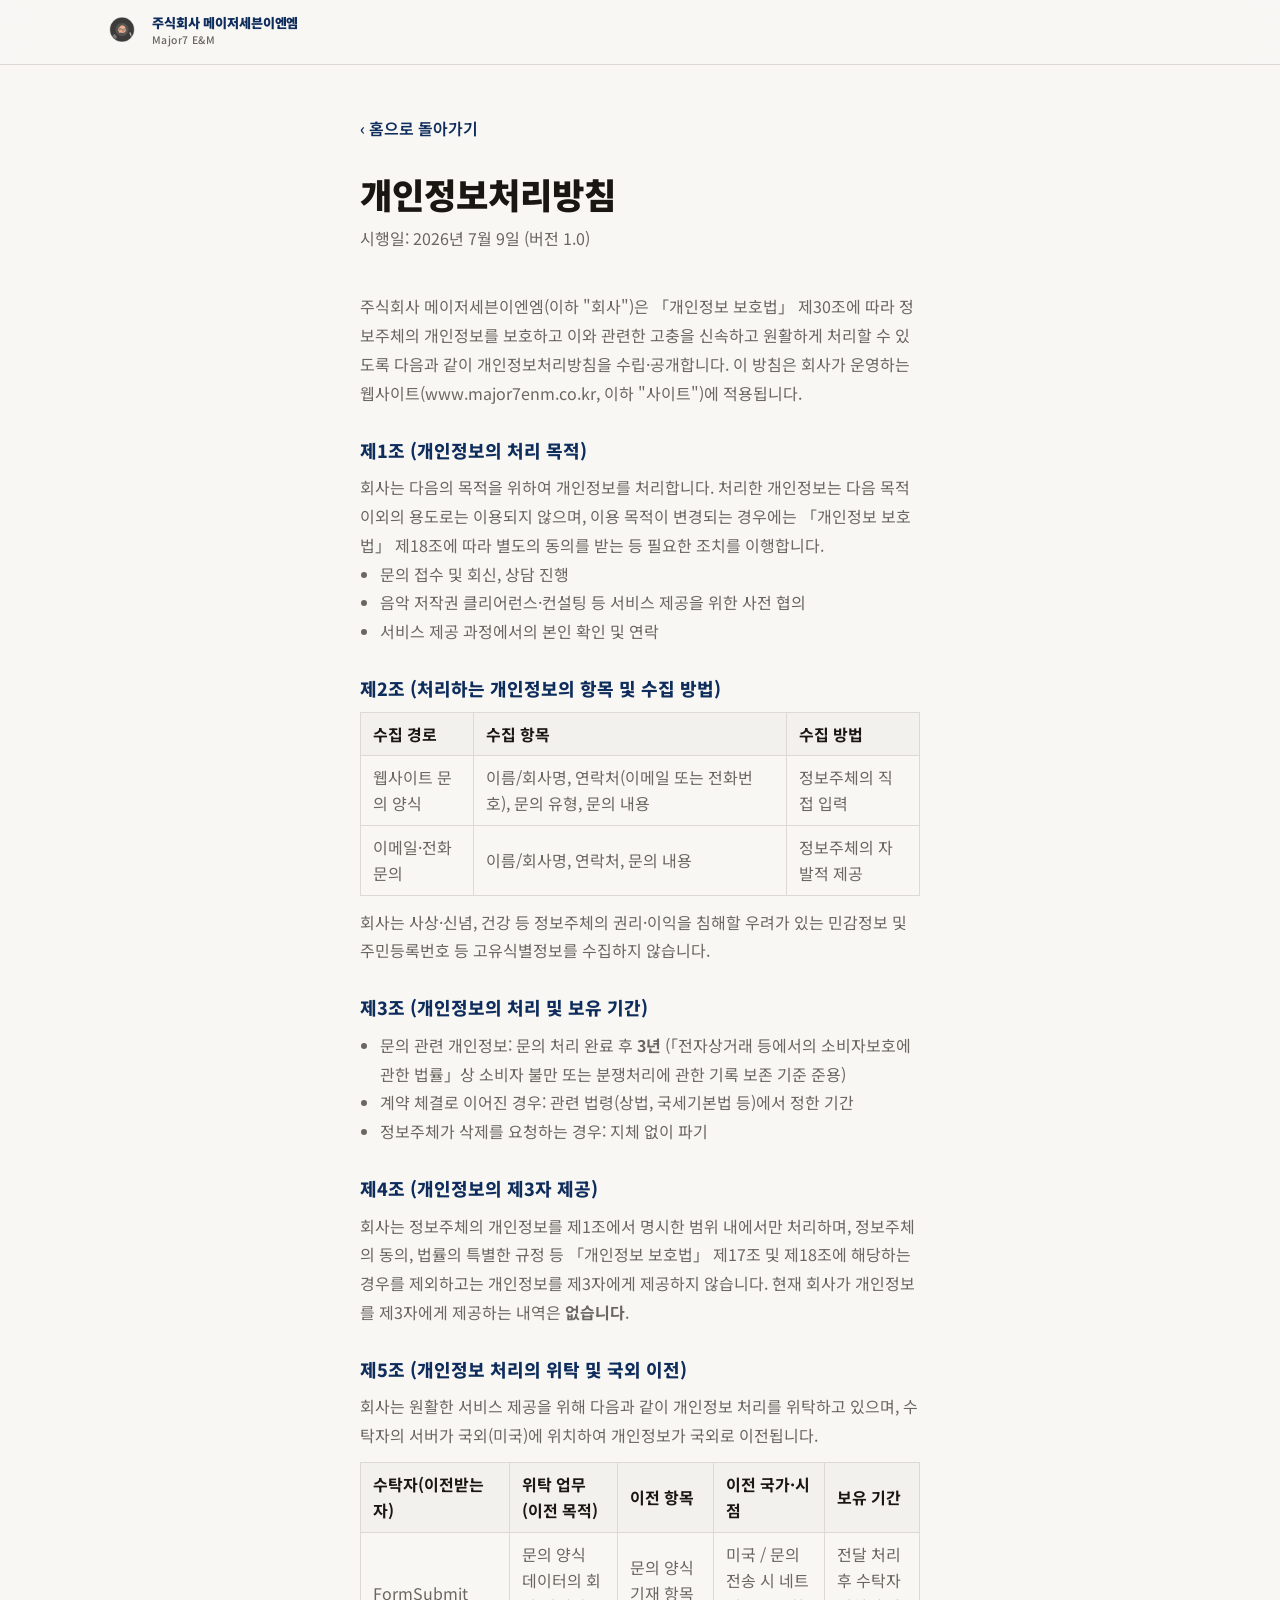
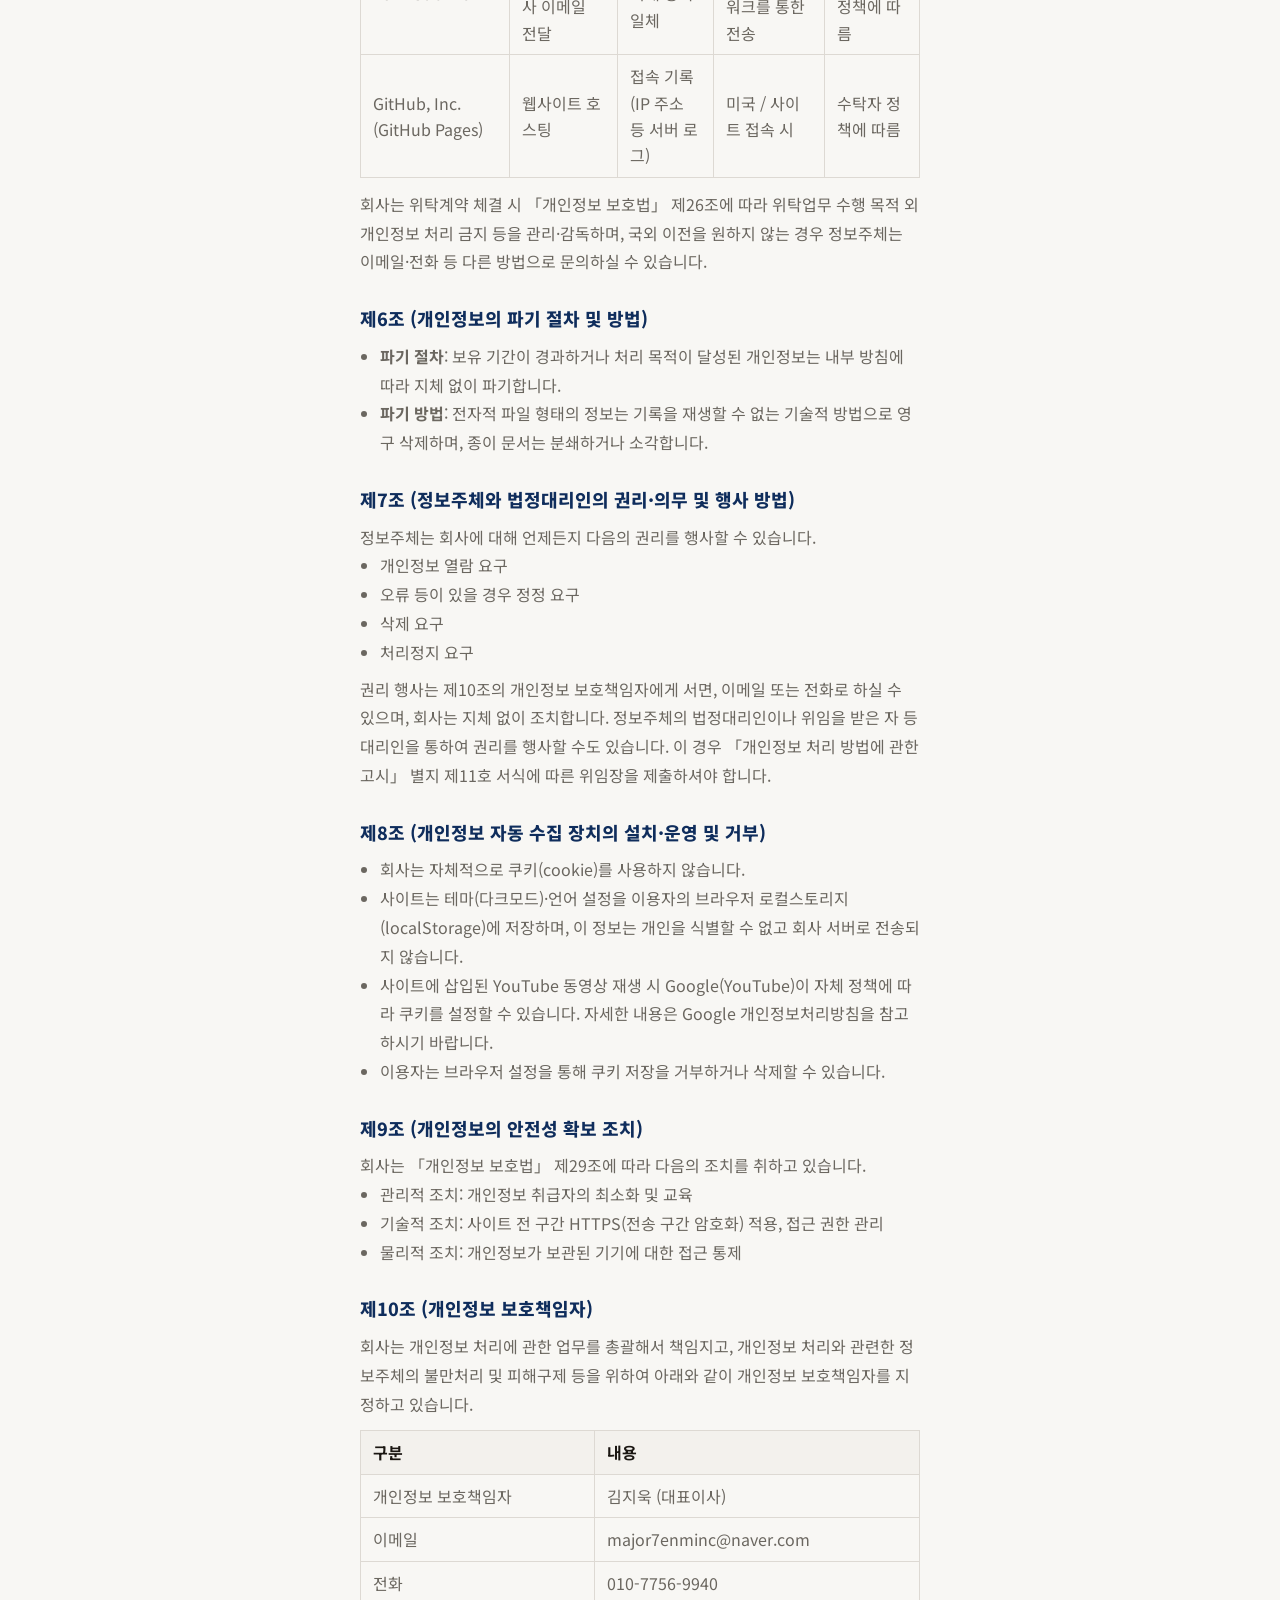
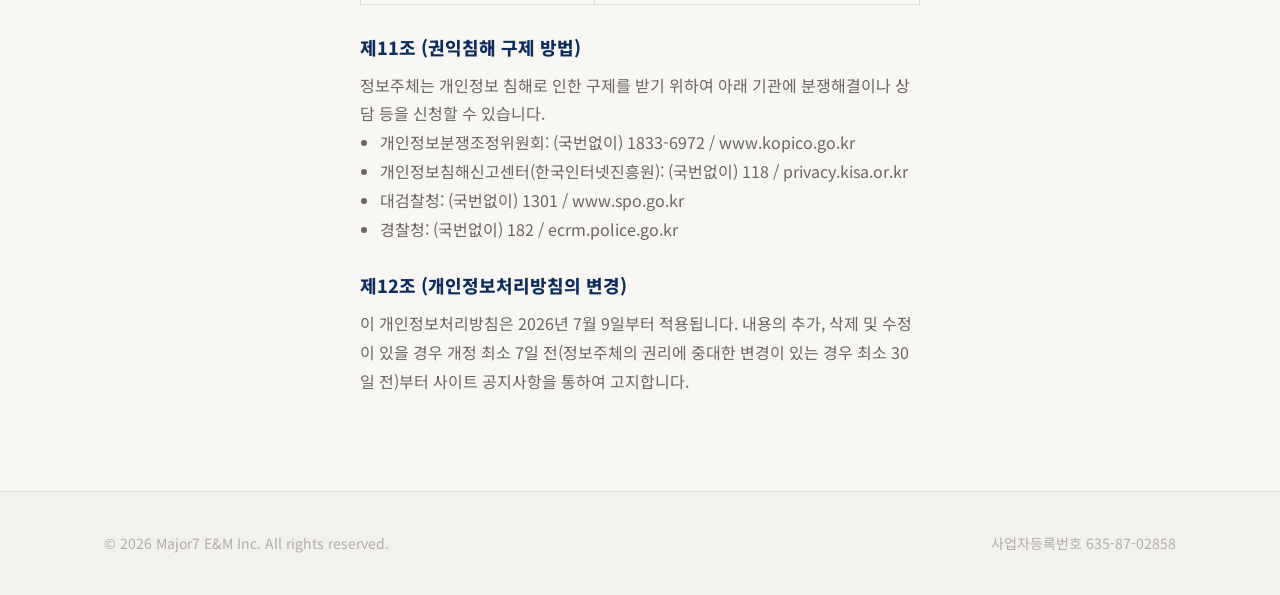
<file: privacy.html>
<!DOCTYPE html>
<html lang="ko" data-theme="light">
<head>
  <meta charset="UTF-8" />
  <link rel="icon" type="image/x-icon" href="favicon.ico" />
  <meta name="viewport" content="width=device-width, initial-scale=1.0" />
  <title>개인정보처리방침 | 주식회사 메이저세븐이엔엠</title>
  <meta name="description" content="주식회사 메이저세븐이엔엠 개인정보처리방침" />
  <meta name="robots" content="noindex, follow" />
  <link rel="canonical" href="https://www.major7enm.co.kr/privacy.html" />
  <link href="https://fonts.googleapis.com/css2?family=Noto+Sans+KR:wght@300;400;500;700;900&display=swap" rel="stylesheet" />
  <link rel="stylesheet" href="style.css" />
</head>
<body class="legal-page">

  <header class="header">
    <div class="header-inner container">
      <a href="index.html" class="logo" aria-label="메이저세븐이엔엠 홈으로">
        <img src="logo.png" alt="메이저세븐이엔엠 로고" class="logo-img" />
        <span class="logo-text">
          <span class="logo-kr">주식회사 메이저세븐이엔엠</span>
          <span class="logo-en">Major7 E&amp;M</span>
        </span>
      </a>
    </div>
  </header>

  <main class="legal-main">
    <a href="index.html" class="legal-back">‹ 홈으로 돌아가기</a>
    <h1>개인정보처리방침</h1>
    <p class="legal-date">시행일: 2026년 7월 9일 (버전 1.0)</p>

    <p>주식회사 메이저세븐이엔엠(이하 "회사")은 「개인정보 보호법」 제30조에 따라
    정보주체의 개인정보를 보호하고 이와 관련한 고충을 신속하고 원활하게 처리할 수 있도록
    다음과 같이 개인정보처리방침을 수립·공개합니다. 이 방침은 회사가 운영하는
    웹사이트(www.major7enm.co.kr, 이하 "사이트")에 적용됩니다.</p>

    <h2>제1조 (개인정보의 처리 목적)</h2>
    <p>회사는 다음의 목적을 위하여 개인정보를 처리합니다. 처리한 개인정보는 다음 목적
    이외의 용도로는 이용되지 않으며, 이용 목적이 변경되는 경우에는 「개인정보 보호법」
    제18조에 따라 별도의 동의를 받는 등 필요한 조치를 이행합니다.</p>
    <ul>
      <li>문의 접수 및 회신, 상담 진행</li>
      <li>음악 저작권 클리어런스·컨설팅 등 서비스 제공을 위한 사전 협의</li>
      <li>서비스 제공 과정에서의 본인 확인 및 연락</li>
    </ul>

    <h2>제2조 (처리하는 개인정보의 항목 및 수집 방법)</h2>
    <table>
      <tr><th>수집 경로</th><th>수집 항목</th><th>수집 방법</th></tr>
      <tr><td>웹사이트 문의 양식</td><td>이름/회사명, 연락처(이메일 또는 전화번호), 문의 유형, 문의 내용</td><td>정보주체의 직접 입력</td></tr>
      <tr><td>이메일·전화 문의</td><td>이름/회사명, 연락처, 문의 내용</td><td>정보주체의 자발적 제공</td></tr>
    </table>
    <p>회사는 사상·신념, 건강 등 정보주체의 권리·이익을 침해할 우려가 있는
    민감정보 및 주민등록번호 등 고유식별정보를 수집하지 않습니다.</p>

    <h2>제3조 (개인정보의 처리 및 보유 기간)</h2>
    <ul>
      <li>문의 관련 개인정보: 문의 처리 완료 후 <strong>3년</strong>
      (「전자상거래 등에서의 소비자보호에 관한 법률」상 소비자 불만 또는 분쟁처리에 관한
      기록 보존 기준 준용)</li>
      <li>계약 체결로 이어진 경우: 관련 법령(상법, 국세기본법 등)에서 정한 기간</li>
      <li>정보주체가 삭제를 요청하는 경우: 지체 없이 파기</li>
    </ul>

    <h2>제4조 (개인정보의 제3자 제공)</h2>
    <p>회사는 정보주체의 개인정보를 제1조에서 명시한 범위 내에서만 처리하며,
    정보주체의 동의, 법률의 특별한 규정 등 「개인정보 보호법」 제17조 및 제18조에
    해당하는 경우를 제외하고는 개인정보를 제3자에게 제공하지 않습니다.
    현재 회사가 개인정보를 제3자에게 제공하는 내역은 <strong>없습니다</strong>.</p>

    <h2>제5조 (개인정보 처리의 위탁 및 국외 이전)</h2>
    <p>회사는 원활한 서비스 제공을 위해 다음과 같이 개인정보 처리를 위탁하고 있으며,
    수탁자의 서버가 국외(미국)에 위치하여 개인정보가 국외로 이전됩니다.</p>
    <table>
      <tr><th>수탁자(이전받는 자)</th><th>위탁 업무(이전 목적)</th><th>이전 항목</th><th>이전 국가·시점</th><th>보유 기간</th></tr>
      <tr><td>FormSubmit</td><td>문의 양식 데이터의 회사 이메일 전달</td><td>문의 양식 기재 항목 일체</td><td>미국 / 문의 전송 시 네트워크를 통한 전송</td><td>전달 처리 후 수탁자 정책에 따름</td></tr>
      <tr><td>GitHub, Inc. (GitHub Pages)</td><td>웹사이트 호스팅</td><td>접속 기록(IP 주소 등 서버 로그)</td><td>미국 / 사이트 접속 시</td><td>수탁자 정책에 따름</td></tr>
    </table>
    <p>회사는 위탁계약 체결 시 「개인정보 보호법」 제26조에 따라 위탁업무 수행 목적 외
    개인정보 처리 금지 등을 관리·감독하며, 국외 이전을 원하지 않는 경우 정보주체는
    이메일·전화 등 다른 방법으로 문의하실 수 있습니다.</p>

    <h2>제6조 (개인정보의 파기 절차 및 방법)</h2>
    <ul>
      <li><strong>파기 절차</strong>: 보유 기간이 경과하거나 처리 목적이 달성된 개인정보는
      내부 방침에 따라 지체 없이 파기합니다.</li>
      <li><strong>파기 방법</strong>: 전자적 파일 형태의 정보는 기록을 재생할 수 없는
      기술적 방법으로 영구 삭제하며, 종이 문서는 분쇄하거나 소각합니다.</li>
    </ul>

    <h2>제7조 (정보주체와 법정대리인의 권리·의무 및 행사 방법)</h2>
    <p>정보주체는 회사에 대해 언제든지 다음의 권리를 행사할 수 있습니다.</p>
    <ul>
      <li>개인정보 열람 요구</li>
      <li>오류 등이 있을 경우 정정 요구</li>
      <li>삭제 요구</li>
      <li>처리정지 요구</li>
    </ul>
    <p>권리 행사는 제10조의 개인정보 보호책임자에게 서면, 이메일 또는 전화로 하실 수
    있으며, 회사는 지체 없이 조치합니다. 정보주체의 법정대리인이나 위임을 받은 자 등
    대리인을 통하여 권리를 행사할 수도 있습니다. 이 경우 「개인정보 처리 방법에 관한
    고시」 별지 제11호 서식에 따른 위임장을 제출하셔야 합니다.</p>

    <h2>제8조 (개인정보 자동 수집 장치의 설치·운영 및 거부)</h2>
    <ul>
      <li>회사는 자체적으로 쿠키(cookie)를 사용하지 않습니다.</li>
      <li>사이트는 테마(다크모드)·언어 설정을 이용자의 브라우저
      로컬스토리지(localStorage)에 저장하며, 이 정보는 개인을 식별할 수 없고
      회사 서버로 전송되지 않습니다.</li>
      <li>사이트에 삽입된 YouTube 동영상 재생 시 Google(YouTube)이 자체 정책에 따라
      쿠키를 설정할 수 있습니다. 자세한 내용은
      <a href="https://policies.google.com/privacy" target="_blank" rel="noopener">Google 개인정보처리방침</a>을
      참고하시기 바랍니다.</li>
      <li>이용자는 브라우저 설정을 통해 쿠키 저장을 거부하거나 삭제할 수 있습니다.</li>
    </ul>

    <h2>제9조 (개인정보의 안전성 확보 조치)</h2>
    <p>회사는 「개인정보 보호법」 제29조에 따라 다음의 조치를 취하고 있습니다.</p>
    <ul>
      <li>관리적 조치: 개인정보 취급자의 최소화 및 교육</li>
      <li>기술적 조치: 사이트 전 구간 HTTPS(전송 구간 암호화) 적용, 접근 권한 관리</li>
      <li>물리적 조치: 개인정보가 보관된 기기에 대한 접근 통제</li>
    </ul>

    <h2>제10조 (개인정보 보호책임자)</h2>
    <p>회사는 개인정보 처리에 관한 업무를 총괄해서 책임지고, 개인정보 처리와 관련한
    정보주체의 불만처리 및 피해구제 등을 위하여 아래와 같이 개인정보 보호책임자를
    지정하고 있습니다.</p>
    <table>
      <tr><th>구분</th><th>내용</th></tr>
      <tr><td>개인정보 보호책임자</td><td>김지욱 (대표이사)</td></tr>
      <tr><td>이메일</td><td><a href="mailto:major7enminc@naver.com">major7enminc@naver.com</a></td></tr>
      <tr><td>전화</td><td>010-7756-9940</td></tr>
    </table>

    <h2>제11조 (권익침해 구제 방법)</h2>
    <p>정보주체는 개인정보 침해로 인한 구제를 받기 위하여 아래 기관에 분쟁해결이나
    상담 등을 신청할 수 있습니다.</p>
    <ul>
      <li>개인정보분쟁조정위원회: (국번없이) 1833-6972 / www.kopico.go.kr</li>
      <li>개인정보침해신고센터(한국인터넷진흥원): (국번없이) 118 / privacy.kisa.or.kr</li>
      <li>대검찰청: (국번없이) 1301 / www.spo.go.kr</li>
      <li>경찰청: (국번없이) 182 / ecrm.police.go.kr</li>
    </ul>

    <h2>제12조 (개인정보처리방침의 변경)</h2>
    <p>이 개인정보처리방침은 2026년 7월 9일부터 적용됩니다. 내용의 추가, 삭제 및 수정이
    있을 경우 개정 최소 7일 전(정보주체의 권리에 중대한 변경이 있는 경우 최소 30일 전)부터
    사이트 공지사항을 통하여 고지합니다.</p>
  </main>

  <footer class="footer">
    <div class="container">
      <div class="footer-bottom">
        <span>© 2026 Major7 E&amp;M Inc. All rights reserved.</span>
        <span>사업자등록번호 635-87-02858</span>
      </div>
    </div>
  </footer>

</body>
</html>
</file>
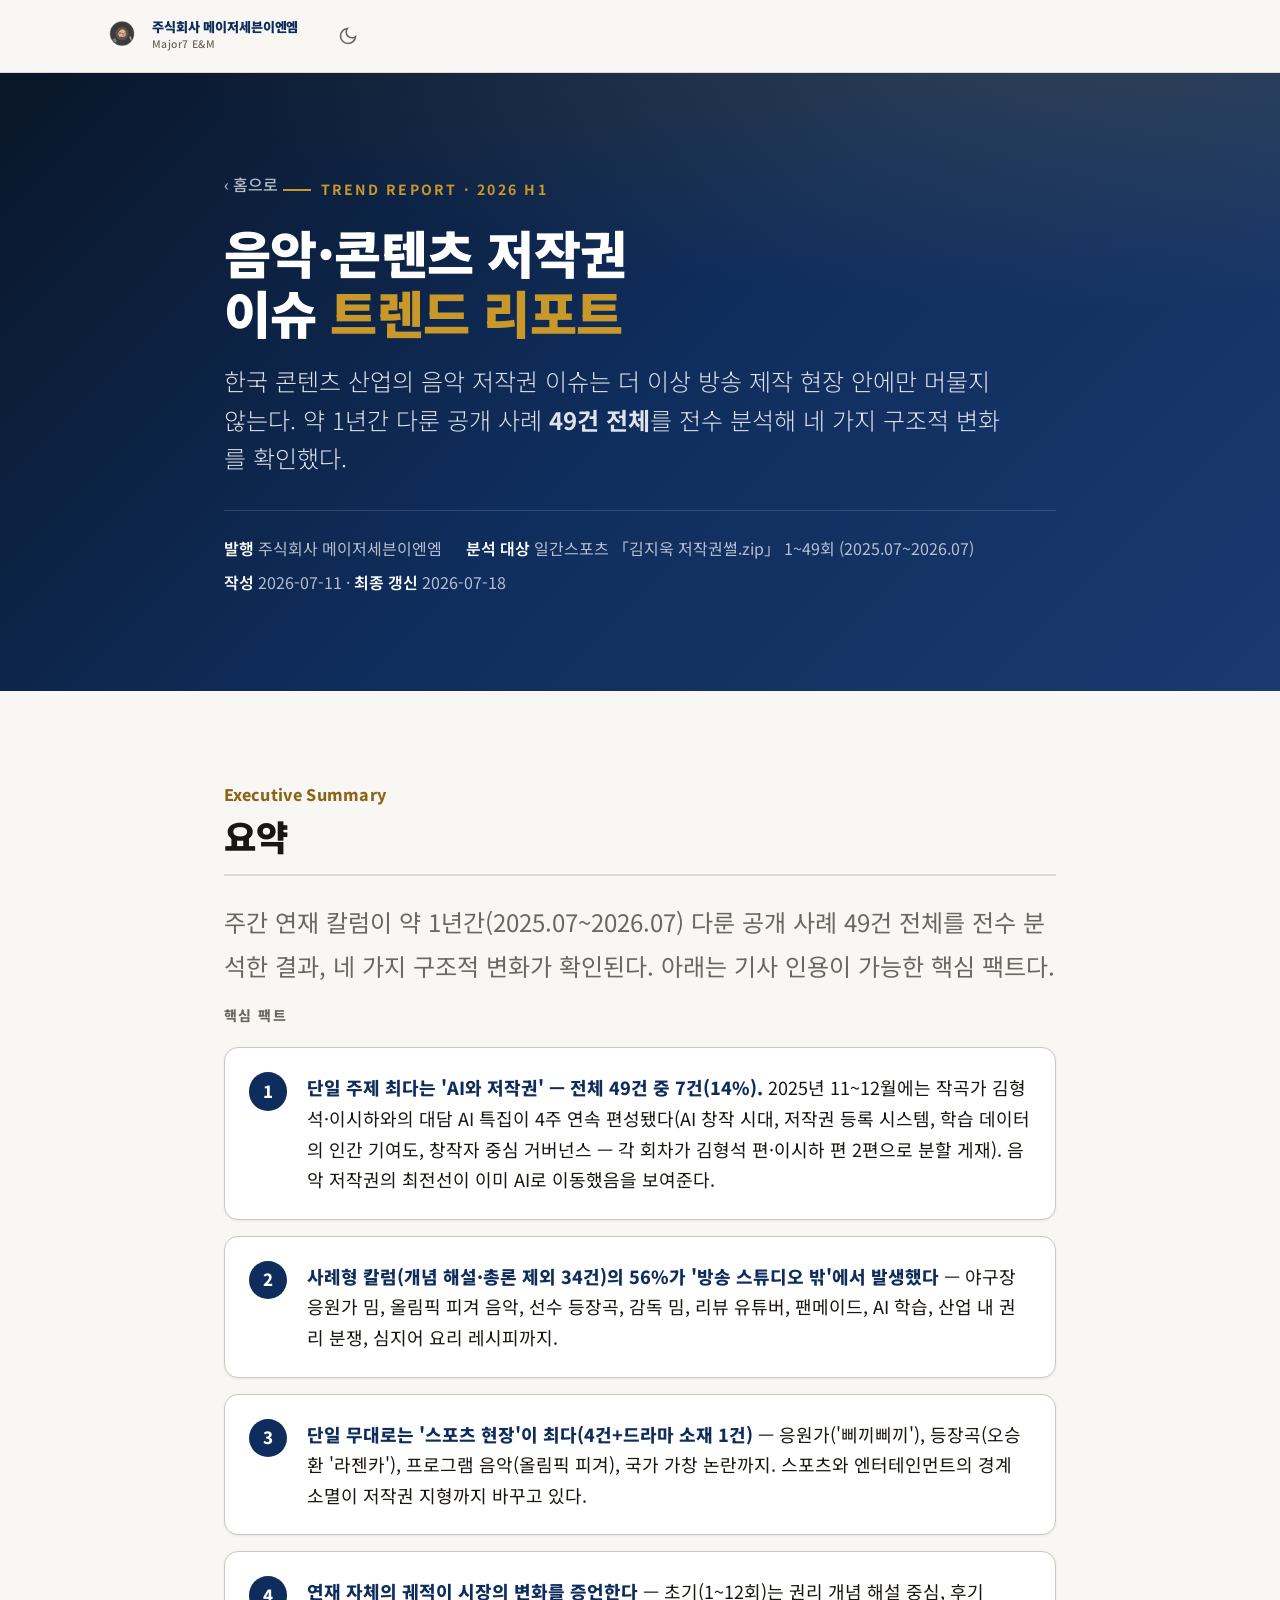
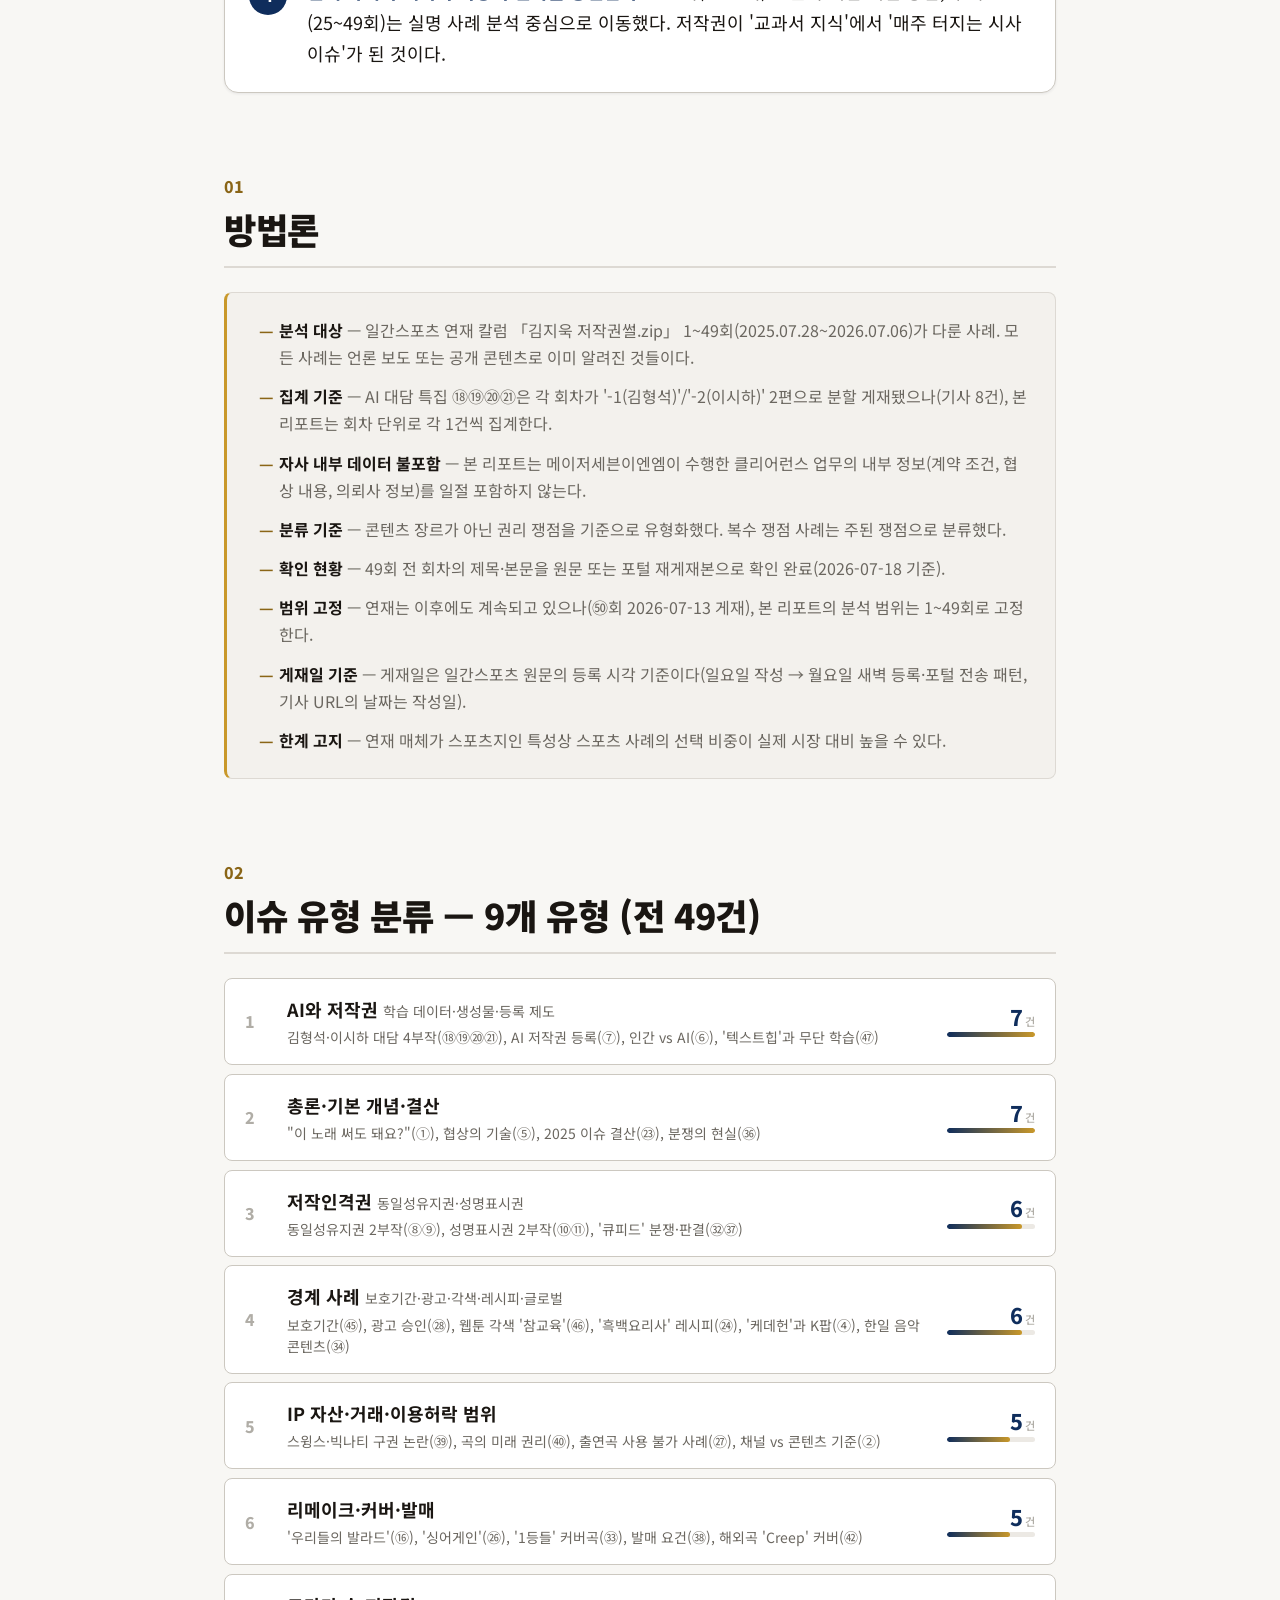
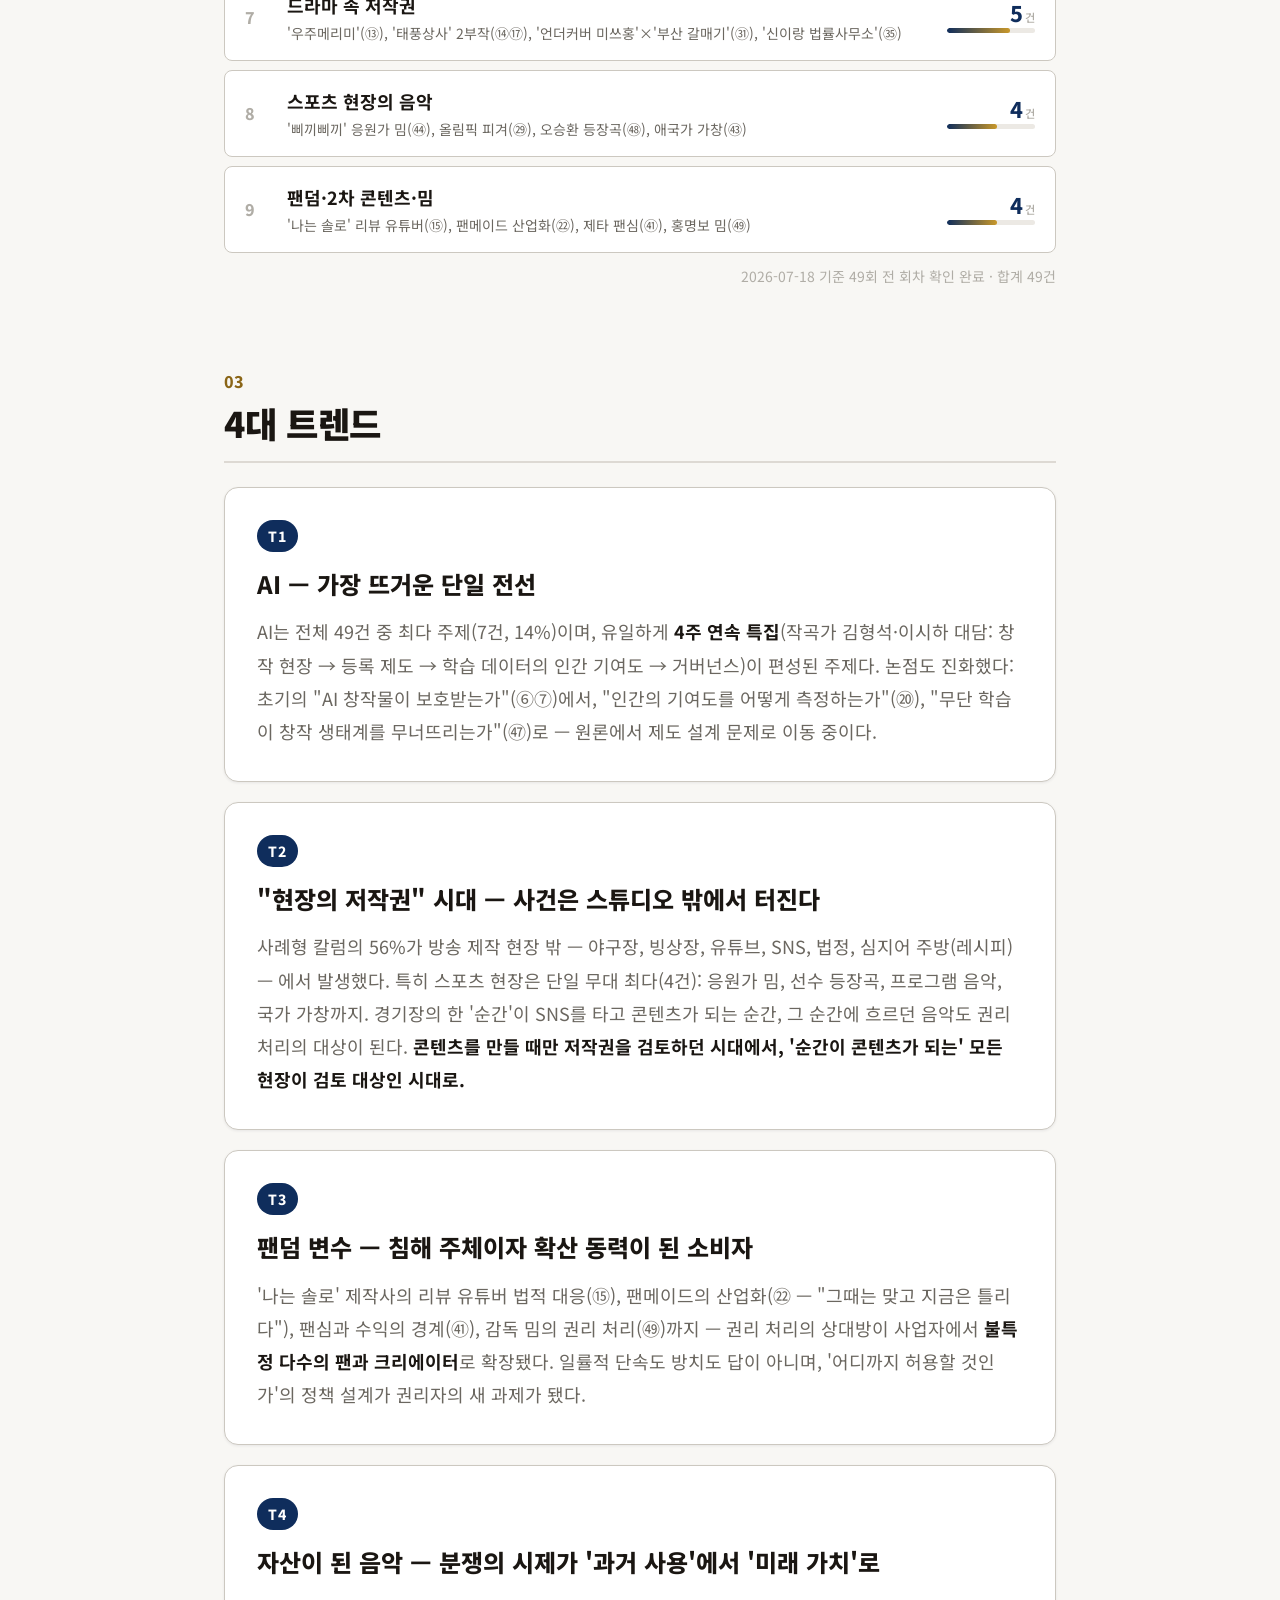
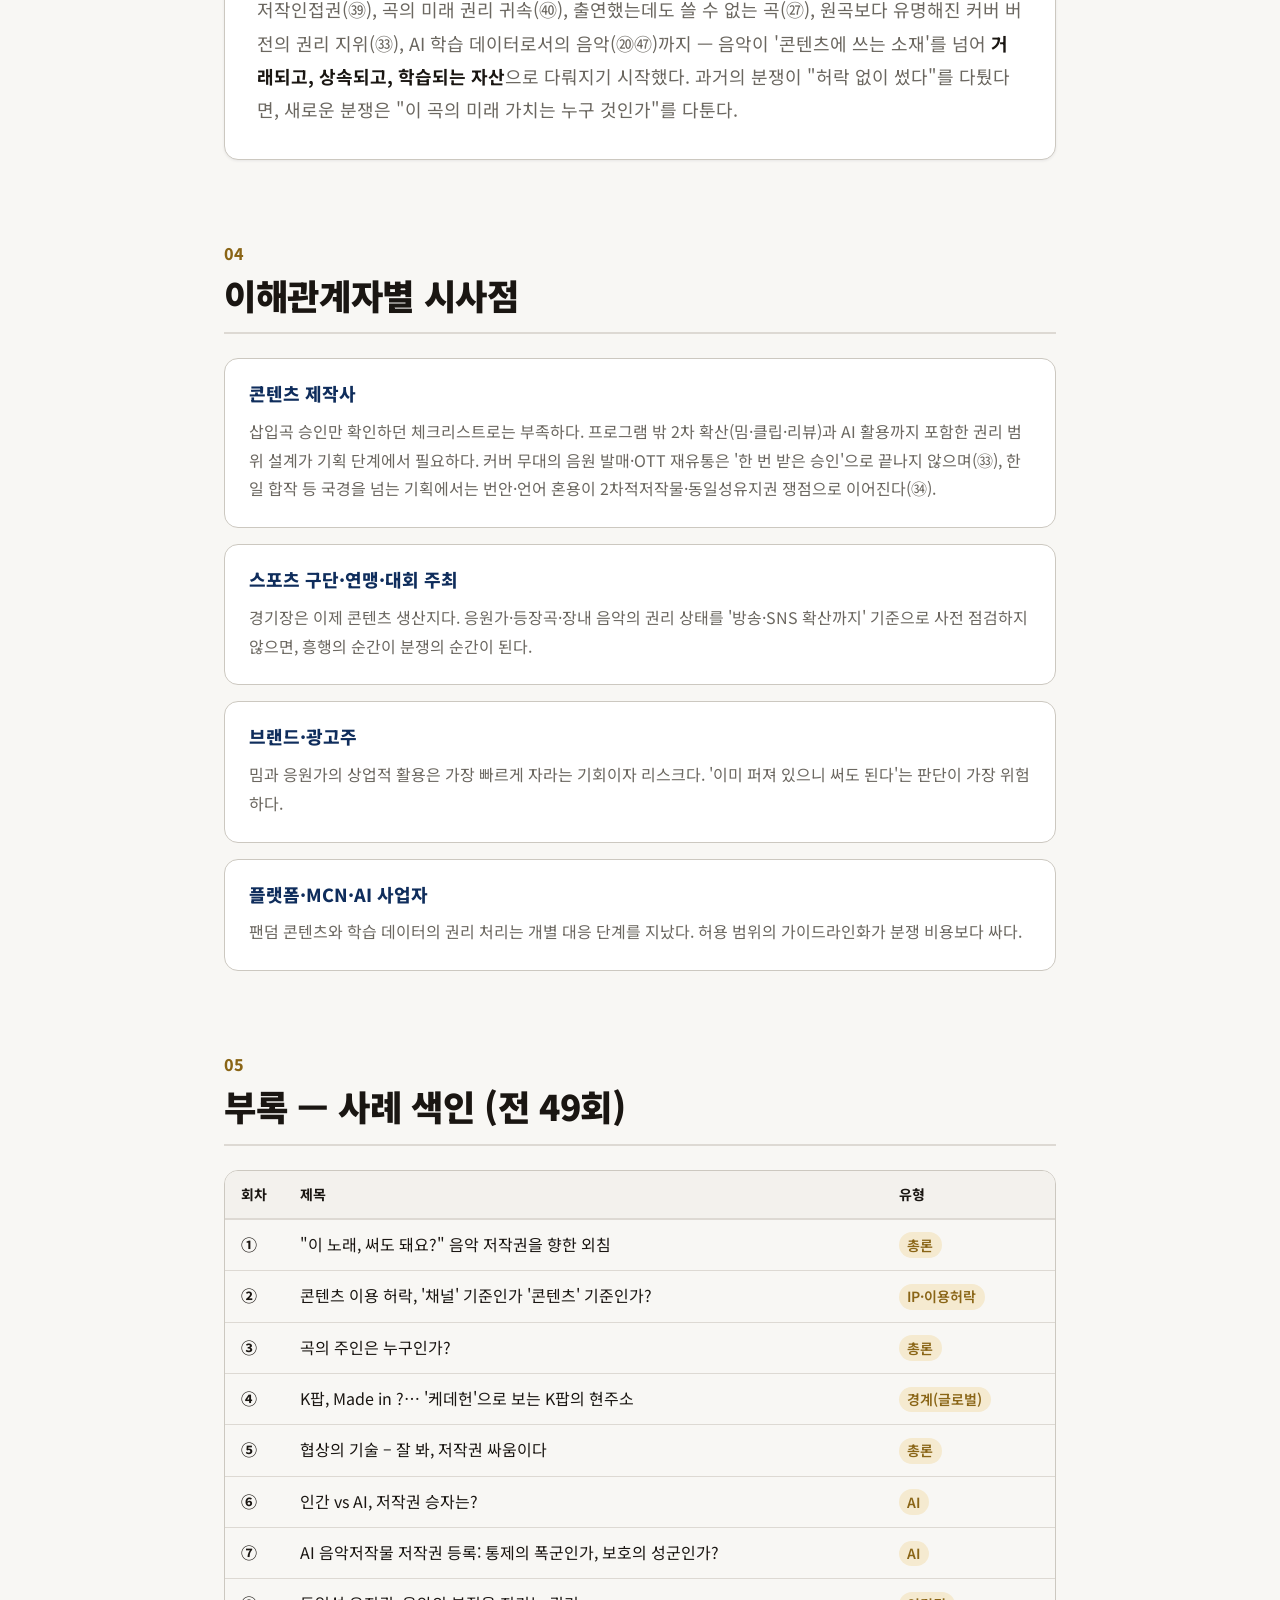
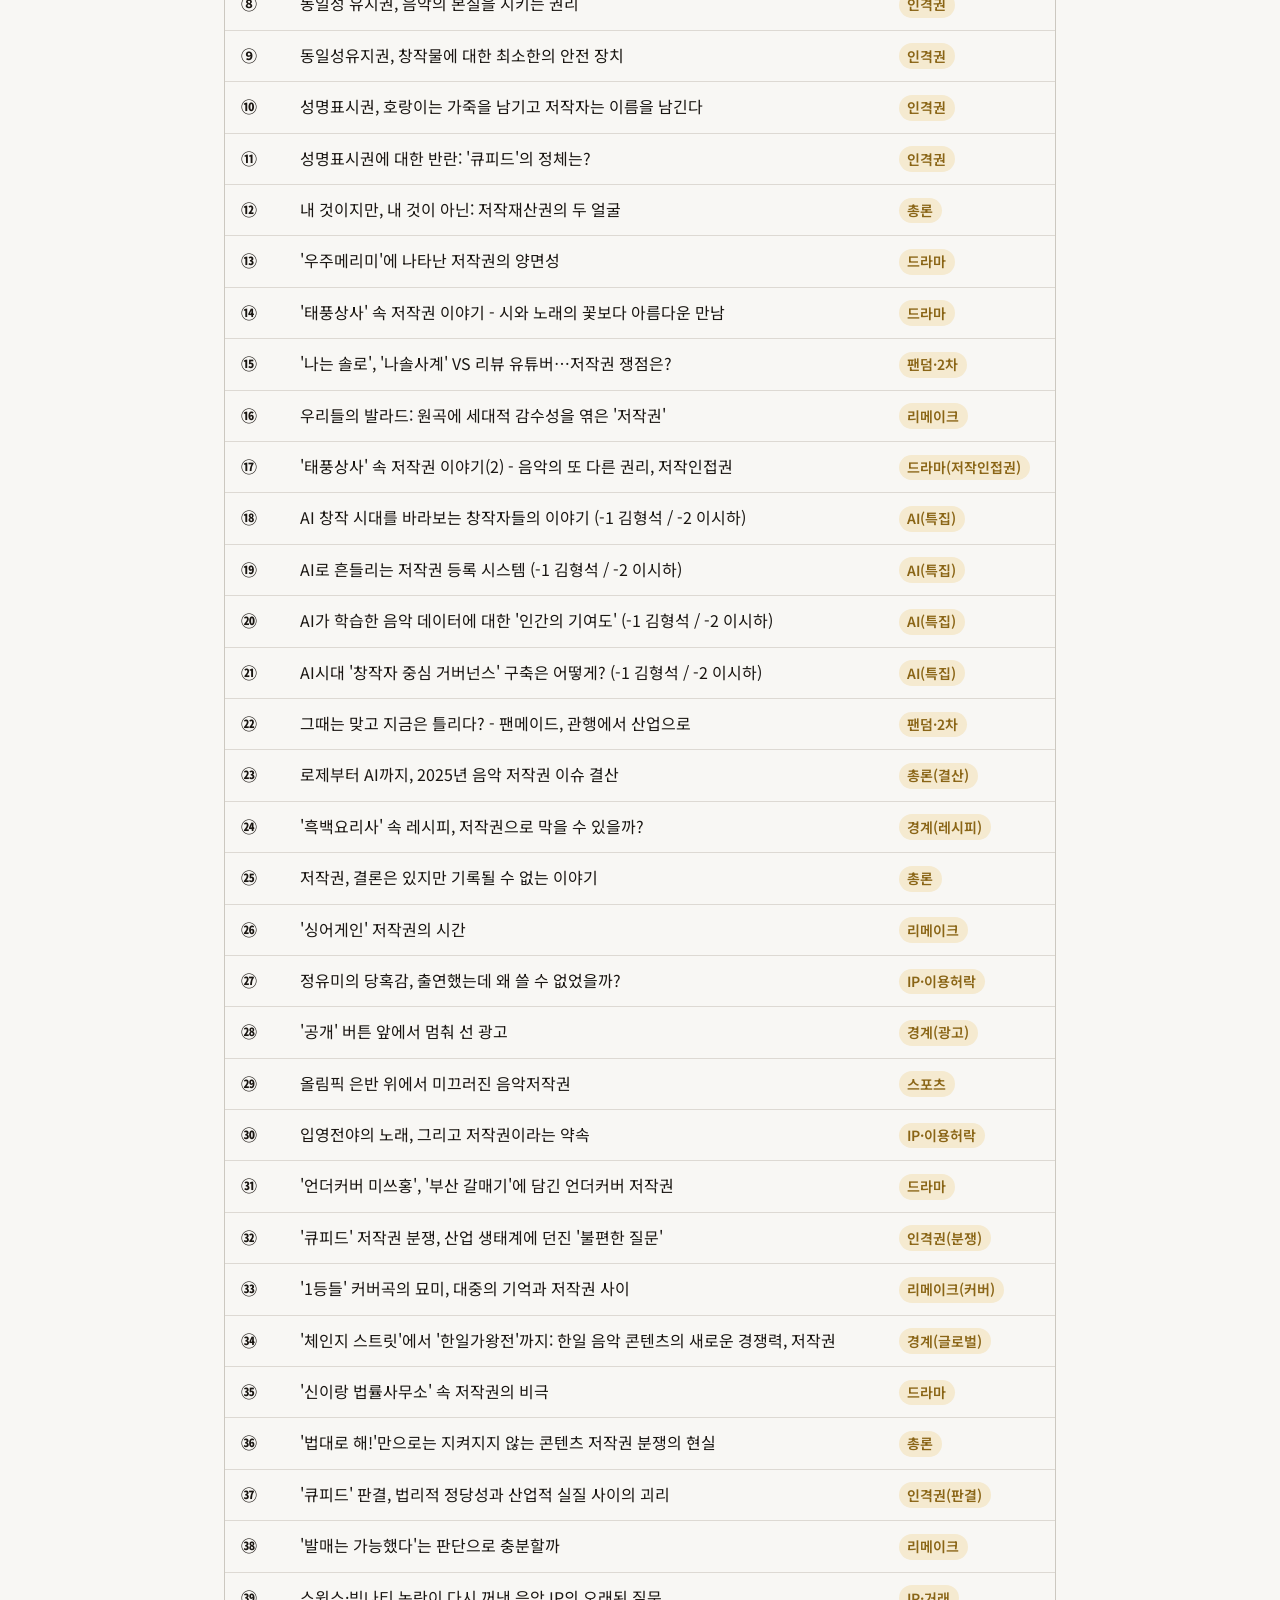
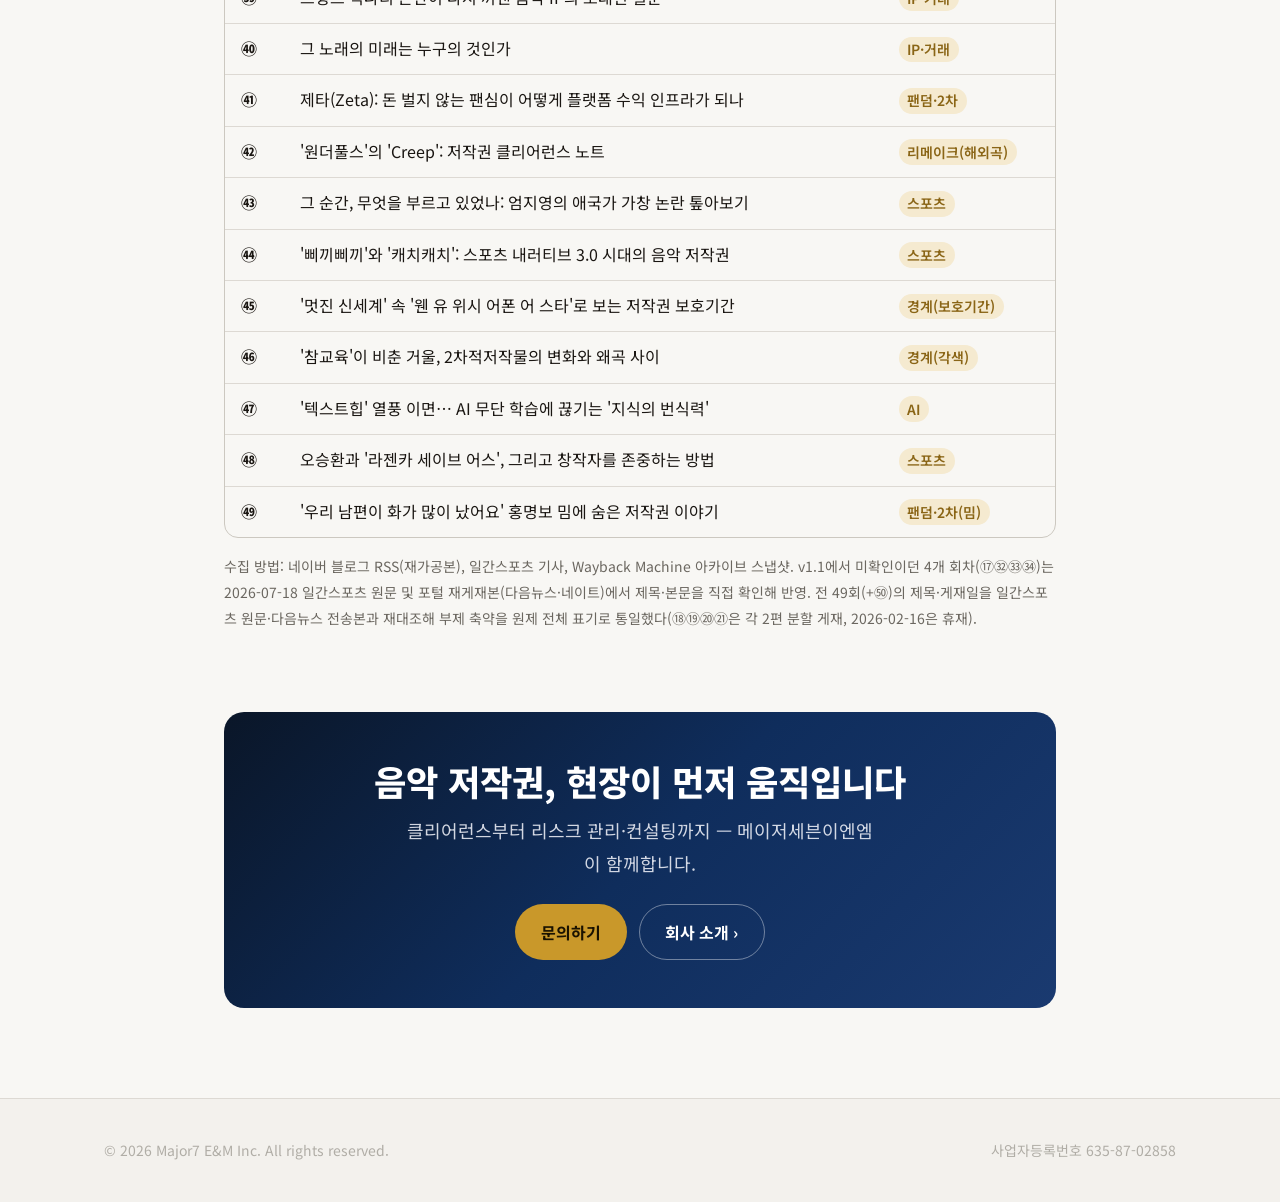
<file: report.html>
<!DOCTYPE html>
<html lang="ko" data-theme="light">
<head>
  <meta charset="UTF-8" />
  <link rel="icon" type="image/x-icon" href="favicon.ico" />
  <link rel="icon" type="image/png" sizes="16x16" href="favicon-16x16.png" />
  <link rel="icon" type="image/png" sizes="32x32" href="favicon-32x32.png" />
  <link rel="apple-touch-icon" sizes="180x180" href="apple-touch-icon.png" />
  <meta name="viewport" content="width=device-width, initial-scale=1.0" />
  <title>음악·콘텐츠 저작권 이슈 트렌드 리포트 — 2026 상반기 | 주식회사 메이저세븐이엔엠</title>
  <meta name="description" content="일간스포츠 연재 「김지욱 저작권썰.zip」 1~49회가 다룬 공개 사례 49건을 전수 분석한 2026 상반기 음악·콘텐츠 저작권 이슈 트렌드 리포트. AI, 현장의 저작권, 팬덤 변수, 자산이 된 음악 — 4대 트렌드로 정리했습니다." />

  <link rel="canonical" href="https://www.major7enm.co.kr/report.html" />

  <!-- Open Graph (링크 공유 프리뷰) -->
  <meta property="og:title" content="음악·콘텐츠 저작권 이슈 트렌드 리포트 — 2026 상반기" />
  <meta property="og:description" content="일간스포츠 연재 「김지욱 저작권썰.zip」 49건 전수 분석 — AI·현장·팬덤·자산, 4대 트렌드. by 주식회사 메이저세븐이엔엠" />
  <meta property="og:type" content="article" />
  <meta property="og:url" content="https://www.major7enm.co.kr/report.html" />
  <meta property="og:site_name" content="메이저세븐이엔엠" />
  <meta property="og:locale" content="ko_KR" />
  <meta property="og:image" content="https://www.major7enm.co.kr/images/og-report-2026h1-v3.png" />
  <meta property="og:image:secure_url" content="https://www.major7enm.co.kr/images/og-report-2026h1-v3.png" />
  <meta property="og:image:type" content="image/png" />
  <meta property="og:image:width" content="1200" />
  <meta property="og:image:height" content="630" />
  <meta property="og:image:alt" content="음악·콘텐츠 저작권 이슈 트렌드 리포트 2026 상반기 — 공개 사례 49건 전수 분석, 9개 유형 분류, 4대 트렌드 도출" />

  <!-- Twitter Card -->
  <meta name="twitter:card" content="summary_large_image" />
  <meta name="twitter:title" content="음악·콘텐츠 저작권 이슈 트렌드 리포트 — 2026 상반기" />
  <meta name="twitter:description" content="일간스포츠 연재 「김지욱 저작권썰.zip」 49건 전수 분석 — AI·현장·팬덤·자산, 4대 트렌드. by 주식회사 메이저세븐이엔엠" />
  <meta name="twitter:image" content="https://www.major7enm.co.kr/images/og-report-2026h1-v3.png" />

  <!-- Fonts -->
  <link href="https://api.fontshare.com/v2/css?f[]=cabinet-grotesk@400,500,700,800,900&f[]=satoshi@300,400,500,700&display=swap" rel="stylesheet" />
  <link rel="preconnect" href="https://fonts.googleapis.com" />
  <link rel="preconnect" href="https://fonts.gstatic.com" crossorigin />
  <link href="https://fonts.googleapis.com/css2?family=Noto+Sans+KR:wght@300;400;500;700;900&display=swap" rel="stylesheet" />

  <link rel="stylesheet" href="style.css" />

  <style>
    /* ===== 리포트 전용 스타일 (report.html 스코프) ===== */
    .report-page{background:var(--color-bg)}
    .report-page .header{position:sticky;top:0}

    /* HERO */
    .report-hero{
      background:var(--gradient-hero);color:#f4f6fb;
      padding-block:clamp(var(--space-16),8vw,var(--space-24));
      position:relative;overflow:hidden}
    .report-hero::after{
      content:"";position:absolute;inset:0;pointer-events:none;
      background:radial-gradient(120% 80% at 85% -10%,rgba(201,152,42,.18),transparent 60%)}
    .report-hero .container{position:relative;z-index:1;max-width:var(--content-default)}
    .report-back{display:inline-flex;align-items:center;gap:.4rem;
      color:rgba(244,246,251,.72);font-size:var(--text-sm);font-weight:500;margin-bottom:var(--space-6)}
    .report-back:hover{color:#fff}
    .report-eyebrow{display:inline-flex;align-items:center;gap:.6rem;
      font-family:var(--font-display);font-weight:700;font-size:var(--text-xs);
      letter-spacing:.16em;text-transform:uppercase;color:var(--color-accent);margin-bottom:var(--space-5)}
    .report-eyebrow::before{content:"";width:28px;height:2px;background:var(--color-accent)}
    .report-hero h1{font-size:var(--text-2xl);font-weight:900;color:#fff;
      line-height:1.18;letter-spacing:-.01em;margin-bottom:var(--space-5);max-width:16ch}
    .report-hero h1 .u{color:var(--color-accent)}
    .report-lede{font-size:var(--text-lg);color:rgba(244,246,251,.9);line-height:1.6;
      max-width:60ch;margin-bottom:var(--space-8);font-weight:300}
    .report-meta{display:flex;flex-wrap:wrap;gap:var(--space-2) var(--space-6);
      padding-top:var(--space-6);border-top:1px solid rgba(255,255,255,.14)}
    .report-meta div{font-size:var(--text-sm);color:rgba(244,246,251,.72)}
    .report-meta div b{color:#fff;font-weight:600}

    /* BODY LAYOUT */
    .report-body{max-width:var(--content-default);margin-inline:auto;
      padding-inline:clamp(var(--space-6),5vw,var(--space-16));
      padding-block:clamp(var(--space-16),7vw,var(--space-24))}
    .report-sec{margin-bottom:clamp(var(--space-16),7vw,var(--space-20))}
    .report-sec:last-child{margin-bottom:0}
    .report-sec-num{font-family:var(--font-display);font-weight:800;font-size:var(--text-sm);
      color:var(--color-accent-ink);letter-spacing:.02em;margin-bottom:var(--space-2)}
    [data-theme='dark'] .report-sec-num{color:var(--color-accent)}
    .report-sec-title{font-size:var(--text-xl);font-weight:900;color:var(--color-text);
      letter-spacing:-.01em;margin-bottom:var(--space-6);padding-bottom:var(--space-4);
      border-bottom:2px solid var(--color-divider)}
    .report-body p{color:var(--color-text-muted);line-height:1.85;margin-bottom:var(--space-4)}
    .report-body strong{color:var(--color-text);font-weight:700}

    /* Executive summary intro */
    .report-lead-p{font-size:var(--text-lg);color:var(--color-text);line-height:1.75;
      font-weight:400;margin-bottom:var(--space-8)}

    /* 핵심 팩트 카드 */
    .fact-label{font-family:var(--font-display);font-weight:800;font-size:var(--text-xs);
      letter-spacing:.1em;text-transform:uppercase;color:var(--color-text-muted);margin-bottom:var(--space-5)}
    .fact-grid{display:grid;gap:var(--space-4)}
    .fact-card{display:flex;gap:var(--space-5);background:var(--color-surface);
      border:1px solid var(--color-border);border-radius:var(--radius-lg);
      padding:var(--space-6);box-shadow:var(--shadow-sm)}
    .fact-num{flex:none;width:2.4rem;height:2.4rem;border-radius:var(--radius-full);
      background:var(--color-primary);color:#fff;font-family:var(--font-display);
      font-weight:800;font-size:1.05rem;display:grid;place-items:center}
    [data-theme='dark'] .fact-num{background:var(--color-primary);color:var(--color-text-inverse)}
    .fact-card p{margin:0;color:var(--color-text);line-height:1.7;font-size:var(--text-base)}
    .fact-card p strong{color:var(--color-primary);font-weight:800}
    [data-theme='dark'] .fact-card p strong{color:var(--color-primary-hover)}

    /* 노트/방법론 박스 */
    .report-note{background:var(--color-surface-2);border:1px solid var(--color-divider);
      border-left:3px solid var(--color-accent);border-radius:var(--radius-md);
      padding:var(--space-6) var(--space-6) var(--space-6) var(--space-8)}
    .report-note ul{list-style:none;padding:0;margin:0;display:grid;gap:var(--space-3)}
    .report-note li{position:relative;padding-left:var(--space-5);color:var(--color-text-muted);
      font-size:var(--text-sm);line-height:1.7}
    .report-note li::before{content:"—";position:absolute;left:0;color:var(--color-accent-ink);font-weight:700}
    [data-theme='dark'] .report-note li::before{color:var(--color-accent)}
    .report-note li strong{color:var(--color-text)}

    /* 유형 분류 테이블 (건수 바) */
    .type-table{display:grid;gap:.55rem}
    .type-row{display:grid;grid-template-columns:1.6rem 1fr auto;align-items:center;
      gap:var(--space-4);background:var(--color-surface);border:1px solid var(--color-border);
      border-radius:var(--radius-md);padding:var(--space-4) var(--space-5)}
    .type-rank{font-family:var(--font-display);font-weight:800;color:var(--color-text-faint);font-size:var(--text-sm)}
    .type-main{min-width:0}
    .type-name{font-weight:700;color:var(--color-text);font-size:var(--text-base);margin-bottom:.15rem}
    .type-name small{font-weight:400;color:var(--color-text-muted);font-size:var(--text-xs)}
    .type-eg{font-size:var(--text-xs);color:var(--color-text-muted);line-height:1.5}
    .type-count{flex:none;display:flex;flex-direction:column;align-items:flex-end;gap:.3rem;min-width:88px}
    .type-count b{font-family:var(--font-display);font-size:1.35rem;font-weight:800;color:var(--color-primary);line-height:1}
    [data-theme='dark'] .type-count b{color:var(--color-primary-hover)}
    .type-count b span{font-size:.7rem;font-weight:500;color:var(--color-text-faint);margin-left:.15rem}
    .type-bar{width:100%;height:5px;border-radius:var(--radius-full);background:var(--color-surface-offset);overflow:hidden}
    .type-bar i{display:block;height:100%;border-radius:var(--radius-full);
      background:linear-gradient(90deg,var(--color-primary),var(--color-accent))}
    .type-total{text-align:right;font-size:var(--text-xs);color:var(--color-text-faint);margin-top:var(--space-3)}

    /* 트렌드 카드 */
    .trend-grid{display:grid;gap:var(--space-5)}
    .trend-card{background:var(--color-surface);border:1px solid var(--color-border);
      border-radius:var(--radius-lg);padding:clamp(var(--space-6),3vw,var(--space-8));box-shadow:var(--shadow-sm)}
    .trend-tag{display:inline-block;font-family:var(--font-display);font-weight:800;font-size:var(--text-xs);
      letter-spacing:.06em;color:#fff;background:var(--color-primary);
      padding:.28rem .7rem;border-radius:var(--radius-full);margin-bottom:var(--space-4)}
    [data-theme='dark'] .trend-tag{background:var(--color-primary);color:var(--color-text-inverse)}
    .trend-card h3{font-size:var(--text-lg);font-weight:800;color:var(--color-text);
      line-height:1.3;margin-bottom:var(--space-4)}
    .trend-card p{margin:0;font-size:var(--text-base)}

    /* 이해관계자 */
    .stake-grid{display:grid;gap:var(--space-4)}
    .stake-card{background:var(--color-surface);border:1px solid var(--color-border);
      border-radius:var(--radius-lg);padding:var(--space-6)}
    .stake-card h3{font-size:var(--text-base);font-weight:800;color:var(--color-primary);margin-bottom:var(--space-3)}
    [data-theme='dark'] .stake-card h3{color:var(--color-primary-hover)}
    .stake-card p{margin:0;font-size:var(--text-sm);line-height:1.8}

    /* 부록 색인 테이블 */
    .index-wrap{border:1px solid var(--color-border);border-radius:var(--radius-lg);overflow:hidden}
    .index-scroll{overflow-x:auto}
    table.index-table{width:100%;border-collapse:collapse;font-size:var(--text-sm);min-width:640px}
    .index-table thead th{background:var(--color-surface-2);color:var(--color-text);font-weight:700;
      text-align:left;padding:var(--space-3) var(--space-4);position:sticky;top:0;
      border-bottom:2px solid var(--color-divider);font-size:var(--text-xs);letter-spacing:.03em}
    .index-table td{padding:var(--space-3) var(--space-4);border-bottom:1px solid var(--color-divider);
      color:var(--color-text-muted);vertical-align:top;line-height:1.5}
    .index-table tbody tr:last-child td{border-bottom:none}
    .index-table tbody tr:hover td{background:var(--color-surface-2)}
    .index-table .c-ep{font-family:var(--font-display);font-weight:700;color:var(--color-text);white-space:nowrap;width:3rem}
    .index-table .c-title{color:var(--color-text);min-width:20rem}
    .index-table .c-type{white-space:nowrap}
    .type-chip{display:inline-block;font-size:var(--text-xs);font-weight:600;
      color:var(--color-accent-ink);background:var(--color-accent-highlight);
      padding:.15rem .55rem;border-radius:var(--radius-full)}
    [data-theme='dark'] .type-chip{color:var(--color-accent)}

    .report-source{font-size:var(--text-xs);color:var(--color-text-faint);line-height:1.7;margin-top:var(--space-4)}

    /* CTA */
    .report-cta{background:var(--gradient-hero);border-radius:var(--radius-xl);
      padding:clamp(var(--space-8),4vw,var(--space-12));text-align:center;color:#fff;margin-top:var(--space-8)}
    .report-cta h3{font-size:var(--text-xl);font-weight:800;color:#fff;margin-bottom:var(--space-3)}
    .report-cta p{color:rgba(244,246,251,.85);margin-bottom:var(--space-6);max-width:48ch;margin-inline:auto}
    .report-cta-btns{display:flex;flex-wrap:wrap;gap:var(--space-3);justify-content:center}
    .report-cta a{display:inline-flex;align-items:center;gap:.4rem;font-weight:700;font-size:var(--text-sm);
      padding:.85rem 1.6rem;border-radius:var(--radius-full)}
    .report-cta a.primary{background:var(--color-accent);color:#1a1200}
    .report-cta a.primary:hover{background:var(--color-accent-hover);color:#1a1200}
    .report-cta a.ghost{border:1px solid rgba(255,255,255,.4);color:#fff}
    .report-cta a.ghost:hover{background:rgba(255,255,255,.1)}

    @media (max-width:640px){
      .fact-card{flex-direction:column;gap:var(--space-3)}
      .type-row{grid-template-columns:1.4rem 1fr;grid-template-areas:"rank main" "bar bar";row-gap:var(--space-3)}
      .type-rank{grid-area:rank}.type-main{grid-area:main}
      .type-count{grid-area:bar;flex-direction:row;align-items:center;justify-content:space-between;min-width:0;gap:var(--space-4)}
      .type-count .type-bar{order:-1}
    }
  </style>
</head>
<body class="report-page">

  <!-- HEADER -->
  <header class="header">
    <div class="header-inner container">
      <a href="index.html" class="logo" aria-label="메이저세븐이엔엠 홈으로">
        <img src="logo.png" alt="메이저세븐이엔엠 로고" class="logo-img" />
        <span class="logo-text">
          <span class="logo-kr">주식회사 메이저세븐이엔엠</span>
          <span class="logo-en">Major7 E&amp;M</span>
        </span>
      </a>
      <div class="header-actions">
        <button class="theme-toggle" data-theme-toggle aria-label="다크모드 전환">
          <svg width="20" height="20" viewBox="0 0 24 24" fill="none" stroke="currentColor" stroke-width="2"><path d="M21 12.79A9 9 0 1 1 11.21 3 7 7 0 0 0 21 12.79z"/></svg>
        </button>
      </div>
    </div>
  </header>

  <!-- HERO -->
  <section class="report-hero">
    <div class="container">
      <a href="index.html" class="report-back">‹ 홈으로</a>
      <div class="report-eyebrow">Trend Report · 2026 H1</div>
      <h1>음악·콘텐츠 저작권 이슈 <span class="u">트렌드 리포트</span></h1>
      <p class="report-lede">한국 콘텐츠 산업의 음악 저작권 이슈는 더 이상 방송 제작 현장 안에만 머물지 않는다. 약 1년간 다룬 공개 사례 <strong>49건 전체</strong>를 전수 분석해 네 가지 구조적 변화를 확인했다.</p>
      <div class="report-meta">
        <div><b>발행</b> 주식회사 메이저세븐이엔엠</div>
        <div><b>분석 대상</b> 일간스포츠 「김지욱 저작권썰.zip」 1~49회 (2025.07~2026.07)</div>
        <div><b>작성</b> 2026-07-11 · <b>최종 갱신</b> 2026-07-18</div>
      </div>
    </div>
  </section>

  <main class="report-body">

    <!-- Executive Summary -->
    <section class="report-sec">
      <div class="report-sec-num">Executive Summary</div>
      <h2 class="report-sec-title">요약</h2>
      <p class="report-lead-p">주간 연재 칼럼이 약 1년간(2025.07~2026.07) 다룬 공개 사례 49건 전체를 전수 분석한 결과, 네 가지 구조적 변화가 확인된다. 아래는 기사 인용이 가능한 핵심 팩트다.</p>

      <div class="fact-label">핵심 팩트</div>
      <div class="fact-grid">
        <div class="fact-card">
          <div class="fact-num">1</div>
          <p><strong>단일 주제 최다는 'AI와 저작권' — 전체 49건 중 7건(14%).</strong> 2025년 11~12월에는 작곡가 김형석·이시하와의 대담 AI 특집이 4주 연속 편성됐다(AI 창작 시대, 저작권 등록 시스템, 학습 데이터의 인간 기여도, 창작자 중심 거버넌스 — 각 회차가 김형석 편·이시하 편 2편으로 분할 게재). 음악 저작권의 최전선이 이미 AI로 이동했음을 보여준다.</p>
        </div>
        <div class="fact-card">
          <div class="fact-num">2</div>
          <p><strong>사례형 칼럼(개념 해설·총론 제외 34건)의 56%가 '방송 스튜디오 밖'에서 발생했다</strong> — 야구장 응원가 밈, 올림픽 피겨 음악, 선수 등장곡, 감독 밈, 리뷰 유튜버, 팬메이드, AI 학습, 산업 내 권리 분쟁, 심지어 요리 레시피까지.</p>
        </div>
        <div class="fact-card">
          <div class="fact-num">3</div>
          <p><strong>단일 무대로는 '스포츠 현장'이 최다(4건+드라마 소재 1건)</strong> — 응원가('삐끼삐끼'), 등장곡(오승환 '라젠카'), 프로그램 음악(올림픽 피겨), 국가 가창 논란까지. 스포츠와 엔터테인먼트의 경계 소멸이 저작권 지형까지 바꾸고 있다.</p>
        </div>
        <div class="fact-card">
          <div class="fact-num">4</div>
          <p><strong>연재 자체의 궤적이 시장의 변화를 증언한다</strong> — 초기(1~12회)는 권리 개념 해설 중심, 후기(25~49회)는 실명 사례 분석 중심으로 이동했다. 저작권이 '교과서 지식'에서 '매주 터지는 시사 이슈'가 된 것이다.</p>
        </div>
      </div>
    </section>

    <!-- 방법론 -->
    <section class="report-sec">
      <div class="report-sec-num">01</div>
      <h2 class="report-sec-title">방법론</h2>
      <div class="report-note">
        <ul>
          <li><strong>분석 대상</strong> — 일간스포츠 연재 칼럼 「김지욱 저작권썰.zip」 1~49회(2025.07.28~2026.07.06)가 다룬 사례. 모든 사례는 언론 보도 또는 공개 콘텐츠로 이미 알려진 것들이다.</li>
          <li><strong>집계 기준</strong> — AI 대담 특집 ⑱⑲⑳㉑은 각 회차가 '-1(김형석)'/'-2(이시하)' 2편으로 분할 게재됐으나(기사 8건), 본 리포트는 회차 단위로 각 1건씩 집계한다.</li>
          <li><strong>자사 내부 데이터 불포함</strong> — 본 리포트는 메이저세븐이엔엠이 수행한 클리어런스 업무의 내부 정보(계약 조건, 협상 내용, 의뢰사 정보)를 일절 포함하지 않는다.</li>
          <li><strong>분류 기준</strong> — 콘텐츠 장르가 아닌 권리 쟁점을 기준으로 유형화했다. 복수 쟁점 사례는 주된 쟁점으로 분류했다.</li>
          <li><strong>확인 현황</strong> — 49회 전 회차의 제목·본문을 원문 또는 포털 재게재본으로 확인 완료(2026-07-18 기준).</li>
          <li><strong>범위 고정</strong> — 연재는 이후에도 계속되고 있으나(㊿회 2026-07-13 게재), 본 리포트의 분석 범위는 1~49회로 고정한다.</li>
          <li><strong>게재일 기준</strong> — 게재일은 일간스포츠 원문의 등록 시각 기준이다(일요일 작성 → 월요일 새벽 등록·포털 전송 패턴, 기사 URL의 날짜는 작성일).</li>
          <li><strong>한계 고지</strong> — 연재 매체가 스포츠지인 특성상 스포츠 사례의 선택 비중이 실제 시장 대비 높을 수 있다.</li>
        </ul>
      </div>
    </section>

    <!-- 이슈 유형 분류 -->
    <section class="report-sec">
      <div class="report-sec-num">02</div>
      <h2 class="report-sec-title">이슈 유형 분류 — 9개 유형 (전 49건)</h2>
      <div class="type-table">
        <div class="type-row">
          <div class="type-rank">1</div>
          <div class="type-main">
            <div class="type-name">AI와 저작권 <small>학습 데이터·생성물·등록 제도</small></div>
            <div class="type-eg">김형석·이시하 대담 4부작(⑱⑲⑳㉑), AI 저작권 등록(⑦), 인간 vs AI(⑥), '텍스트힙'과 무단 학습(㊼)</div>
          </div>
          <div class="type-count"><b>7<span>건</span></b><div class="type-bar"><i style="width:100%"></i></div></div>
        </div>
        <div class="type-row">
          <div class="type-rank">2</div>
          <div class="type-main">
            <div class="type-name">총론·기본 개념·결산</div>
            <div class="type-eg">"이 노래 써도 돼요?"(①), 협상의 기술(⑤), 2025 이슈 결산(㉓), 분쟁의 현실(㊱)</div>
          </div>
          <div class="type-count"><b>7<span>건</span></b><div class="type-bar"><i style="width:100%"></i></div></div>
        </div>
        <div class="type-row">
          <div class="type-rank">3</div>
          <div class="type-main">
            <div class="type-name">저작인격권 <small>동일성유지권·성명표시권</small></div>
            <div class="type-eg">동일성유지권 2부작(⑧⑨), 성명표시권 2부작(⑩⑪), '큐피드' 분쟁·판결(㉜㊲)</div>
          </div>
          <div class="type-count"><b>6<span>건</span></b><div class="type-bar"><i style="width:85.7%"></i></div></div>
        </div>
        <div class="type-row">
          <div class="type-rank">4</div>
          <div class="type-main">
            <div class="type-name">경계 사례 <small>보호기간·광고·각색·레시피·글로벌</small></div>
            <div class="type-eg">보호기간(㊺), 광고 승인(㉘), 웹툰 각색 '참교육'(㊻), '흑백요리사' 레시피(㉔), '케데헌'과 K팝(④), 한일 음악 콘텐츠(㉞)</div>
          </div>
          <div class="type-count"><b>6<span>건</span></b><div class="type-bar"><i style="width:85.7%"></i></div></div>
        </div>
        <div class="type-row">
          <div class="type-rank">5</div>
          <div class="type-main">
            <div class="type-name">IP 자산·거래·이용허락 범위</div>
            <div class="type-eg">스윙스·빅나티 구권 논란(㊴), 곡의 미래 권리(㊵), 출연곡 사용 불가 사례(㉗), 채널 vs 콘텐츠 기준(②)</div>
          </div>
          <div class="type-count"><b>5<span>건</span></b><div class="type-bar"><i style="width:71.4%"></i></div></div>
        </div>
        <div class="type-row">
          <div class="type-rank">6</div>
          <div class="type-main">
            <div class="type-name">리메이크·커버·발매</div>
            <div class="type-eg">'우리들의 발라드'(⑯), '싱어게인'(㉖), '1등들' 커버곡(㉝), 발매 요건(㊳), 해외곡 'Creep' 커버(㊷)</div>
          </div>
          <div class="type-count"><b>5<span>건</span></b><div class="type-bar"><i style="width:71.4%"></i></div></div>
        </div>
        <div class="type-row">
          <div class="type-rank">7</div>
          <div class="type-main">
            <div class="type-name">드라마 속 저작권</div>
            <div class="type-eg">'우주메리미'(⑬), '태풍상사' 2부작(⑭⑰), '언더커버 미쓰홍'×'부산 갈매기'(㉛), '신이랑 법률사무소'(㉟)</div>
          </div>
          <div class="type-count"><b>5<span>건</span></b><div class="type-bar"><i style="width:71.4%"></i></div></div>
        </div>
        <div class="type-row">
          <div class="type-rank">8</div>
          <div class="type-main">
            <div class="type-name">스포츠 현장의 음악</div>
            <div class="type-eg">'삐끼삐끼' 응원가 밈(㊹), 올림픽 피겨(㉙), 오승환 등장곡(㊽), 애국가 가창(㊸)</div>
          </div>
          <div class="type-count"><b>4<span>건</span></b><div class="type-bar"><i style="width:57.1%"></i></div></div>
        </div>
        <div class="type-row">
          <div class="type-rank">9</div>
          <div class="type-main">
            <div class="type-name">팬덤·2차 콘텐츠·밈</div>
            <div class="type-eg">'나는 솔로' 리뷰 유튜버(⑮), 팬메이드 산업화(㉒), 제타 팬심(㊶), 홍명보 밈(㊾)</div>
          </div>
          <div class="type-count"><b>4<span>건</span></b><div class="type-bar"><i style="width:57.1%"></i></div></div>
        </div>
      </div>
      <div class="type-total">2026-07-18 기준 49회 전 회차 확인 완료 · 합계 49건</div>
    </section>

    <!-- 4대 트렌드 -->
    <section class="report-sec">
      <div class="report-sec-num">03</div>
      <h2 class="report-sec-title">4대 트렌드</h2>
      <div class="trend-grid">
        <article class="trend-card">
          <span class="trend-tag">T1</span>
          <h3>AI — 가장 뜨거운 단일 전선</h3>
          <p>AI는 전체 49건 중 최다 주제(7건, 14%)이며, 유일하게 <strong>4주 연속 특집</strong>(작곡가 김형석·이시하 대담: 창작 현장 → 등록 제도 → 학습 데이터의 인간 기여도 → 거버넌스)이 편성된 주제다. 논점도 진화했다: 초기의 "AI 창작물이 보호받는가"(⑥⑦)에서, "인간의 기여도를 어떻게 측정하는가"(⑳), "무단 학습이 창작 생태계를 무너뜨리는가"(㊼)로 — 원론에서 제도 설계 문제로 이동 중이다.</p>
        </article>
        <article class="trend-card">
          <span class="trend-tag">T2</span>
          <h3>"현장의 저작권" 시대 — 사건은 스튜디오 밖에서 터진다</h3>
          <p>사례형 칼럼의 56%가 방송 제작 현장 밖 — 야구장, 빙상장, 유튜브, SNS, 법정, 심지어 주방(레시피) — 에서 발생했다. 특히 스포츠 현장은 단일 무대 최다(4건): 응원가 밈, 선수 등장곡, 프로그램 음악, 국가 가창까지. 경기장의 한 '순간'이 SNS를 타고 콘텐츠가 되는 순간, 그 순간에 흐르던 음악도 권리 처리의 대상이 된다. <strong>콘텐츠를 만들 때만 저작권을 검토하던 시대에서, '순간이 콘텐츠가 되는' 모든 현장이 검토 대상인 시대로.</strong></p>
        </article>
        <article class="trend-card">
          <span class="trend-tag">T3</span>
          <h3>팬덤 변수 — 침해 주체이자 확산 동력이 된 소비자</h3>
          <p>'나는 솔로' 제작사의 리뷰 유튜버 법적 대응(⑮), 팬메이드의 산업화(㉒ — "그때는 맞고 지금은 틀리다"), 팬심과 수익의 경계(㊶), 감독 밈의 권리 처리(㊾)까지 — 권리 처리의 상대방이 사업자에서 <strong>불특정 다수의 팬과 크리에이터</strong>로 확장됐다. 일률적 단속도 방치도 답이 아니며, '어디까지 허용할 것인가'의 정책 설계가 권리자의 새 과제가 됐다.</p>
        </article>
        <article class="trend-card">
          <span class="trend-tag">T4</span>
          <h3>자산이 된 음악 — 분쟁의 시제가 '과거 사용'에서 '미래 가치'로</h3>
          <p>저작인접권(㊴), 곡의 미래 권리 귀속(㊵), 출연했는데도 쓸 수 없는 곡(㉗), 원곡보다 유명해진 커버 버전의 권리 지위(㉝), AI 학습 데이터로서의 음악(⑳㊼)까지 — 음악이 '콘텐츠에 쓰는 소재'를 넘어 <strong>거래되고, 상속되고, 학습되는 자산</strong>으로 다뤄지기 시작했다. 과거의 분쟁이 "허락 없이 썼다"를 다퉜다면, 새로운 분쟁은 "이 곡의 미래 가치는 누구 것인가"를 다툰다.</p>
        </article>
      </div>
    </section>

    <!-- 이해관계자별 시사점 -->
    <section class="report-sec">
      <div class="report-sec-num">04</div>
      <h2 class="report-sec-title">이해관계자별 시사점</h2>
      <div class="stake-grid">
        <div class="stake-card">
          <h3>콘텐츠 제작사</h3>
          <p>삽입곡 승인만 확인하던 체크리스트로는 부족하다. 프로그램 밖 2차 확산(밈·클립·리뷰)과 AI 활용까지 포함한 권리 범위 설계가 기획 단계에서 필요하다. 커버 무대의 음원 발매·OTT 재유통은 '한 번 받은 승인'으로 끝나지 않으며(㉝), 한일 합작 등 국경을 넘는 기획에서는 번안·언어 혼용이 2차적저작물·동일성유지권 쟁점으로 이어진다(㉞).</p>
        </div>
        <div class="stake-card">
          <h3>스포츠 구단·연맹·대회 주최</h3>
          <p>경기장은 이제 콘텐츠 생산지다. 응원가·등장곡·장내 음악의 권리 상태를 '방송·SNS 확산까지' 기준으로 사전 점검하지 않으면, 흥행의 순간이 분쟁의 순간이 된다.</p>
        </div>
        <div class="stake-card">
          <h3>브랜드·광고주</h3>
          <p>밈과 응원가의 상업적 활용은 가장 빠르게 자라는 기회이자 리스크다. '이미 퍼져 있으니 써도 된다'는 판단이 가장 위험하다.</p>
        </div>
        <div class="stake-card">
          <h3>플랫폼·MCN·AI 사업자</h3>
          <p>팬덤 콘텐츠와 학습 데이터의 권리 처리는 개별 대응 단계를 지났다. 허용 범위의 가이드라인화가 분쟁 비용보다 싸다.</p>
        </div>
      </div>
    </section>

    <!-- 부록: 사례 색인 -->
    <section class="report-sec">
      <div class="report-sec-num">05</div>
      <h2 class="report-sec-title">부록 — 사례 색인 (전 49회)</h2>
      <div class="index-wrap">
        <div class="index-scroll">
          <table class="index-table">
            <thead>
              <tr><th class="c-ep">회차</th><th class="c-title">제목</th><th class="c-type">유형</th></tr>
            </thead>
            <tbody>
              <tr><td class="c-ep">①</td><td class="c-title">"이 노래, 써도 돼요?" 음악 저작권을 향한 외침</td><td class="c-type"><span class="type-chip">총론</span></td></tr>
              <tr><td class="c-ep">②</td><td class="c-title">콘텐츠 이용 허락, '채널' 기준인가 '콘텐츠' 기준인가?</td><td class="c-type"><span class="type-chip">IP·이용허락</span></td></tr>
              <tr><td class="c-ep">③</td><td class="c-title">곡의 주인은 누구인가?</td><td class="c-type"><span class="type-chip">총론</span></td></tr>
              <tr><td class="c-ep">④</td><td class="c-title">K팝, Made in ?… '케데헌'으로 보는 K팝의 현주소</td><td class="c-type"><span class="type-chip">경계(글로벌)</span></td></tr>
              <tr><td class="c-ep">⑤</td><td class="c-title">협상의 기술 – 잘 봐, 저작권 싸움이다</td><td class="c-type"><span class="type-chip">총론</span></td></tr>
              <tr><td class="c-ep">⑥</td><td class="c-title">인간 vs AI, 저작권 승자는?</td><td class="c-type"><span class="type-chip">AI</span></td></tr>
              <tr><td class="c-ep">⑦</td><td class="c-title">AI 음악저작물 저작권 등록: 통제의 폭군인가, 보호의 성군인가?</td><td class="c-type"><span class="type-chip">AI</span></td></tr>
              <tr><td class="c-ep">⑧</td><td class="c-title">동일성 유지권, 음악의 본질을 지키는 권리</td><td class="c-type"><span class="type-chip">인격권</span></td></tr>
              <tr><td class="c-ep">⑨</td><td class="c-title">동일성유지권, 창작물에 대한 최소한의 안전 장치</td><td class="c-type"><span class="type-chip">인격권</span></td></tr>
              <tr><td class="c-ep">⑩</td><td class="c-title">성명표시권, 호랑이는 가죽을 남기고 저작자는 이름을 남긴다</td><td class="c-type"><span class="type-chip">인격권</span></td></tr>
              <tr><td class="c-ep">⑪</td><td class="c-title">성명표시권에 대한 반란: '큐피드'의 정체는?</td><td class="c-type"><span class="type-chip">인격권</span></td></tr>
              <tr><td class="c-ep">⑫</td><td class="c-title">내 것이지만, 내 것이 아닌: 저작재산권의 두 얼굴</td><td class="c-type"><span class="type-chip">총론</span></td></tr>
              <tr><td class="c-ep">⑬</td><td class="c-title">'우주메리미'에 나타난 저작권의 양면성</td><td class="c-type"><span class="type-chip">드라마</span></td></tr>
              <tr><td class="c-ep">⑭</td><td class="c-title">'태풍상사' 속 저작권 이야기 - 시와 노래의 꽃보다 아름다운 만남</td><td class="c-type"><span class="type-chip">드라마</span></td></tr>
              <tr><td class="c-ep">⑮</td><td class="c-title">'나는 솔로', '나솔사계' VS 리뷰 유튜버…저작권 쟁점은?</td><td class="c-type"><span class="type-chip">팬덤·2차</span></td></tr>
              <tr><td class="c-ep">⑯</td><td class="c-title">우리들의 발라드: 원곡에 세대적 감수성을 엮은 '저작권'</td><td class="c-type"><span class="type-chip">리메이크</span></td></tr>
              <tr><td class="c-ep">⑰</td><td class="c-title">'태풍상사' 속 저작권 이야기(2) - 음악의 또 다른 권리, 저작인접권</td><td class="c-type"><span class="type-chip">드라마(저작인접권)</span></td></tr>
              <tr><td class="c-ep">⑱</td><td class="c-title">AI 창작 시대를 바라보는 창작자들의 이야기 (-1 김형석 / -2 이시하)</td><td class="c-type"><span class="type-chip">AI(특집)</span></td></tr>
              <tr><td class="c-ep">⑲</td><td class="c-title">AI로 흔들리는 저작권 등록 시스템 (-1 김형석 / -2 이시하)</td><td class="c-type"><span class="type-chip">AI(특집)</span></td></tr>
              <tr><td class="c-ep">⑳</td><td class="c-title">AI가 학습한 음악 데이터에 대한 '인간의 기여도' (-1 김형석 / -2 이시하)</td><td class="c-type"><span class="type-chip">AI(특집)</span></td></tr>
              <tr><td class="c-ep">㉑</td><td class="c-title">AI시대 '창작자 중심 거버넌스' 구축은 어떻게? (-1 김형석 / -2 이시하)</td><td class="c-type"><span class="type-chip">AI(특집)</span></td></tr>
              <tr><td class="c-ep">㉒</td><td class="c-title">그때는 맞고 지금은 틀리다? - 팬메이드, 관행에서 산업으로</td><td class="c-type"><span class="type-chip">팬덤·2차</span></td></tr>
              <tr><td class="c-ep">㉓</td><td class="c-title">로제부터 AI까지, 2025년 음악 저작권 이슈 결산</td><td class="c-type"><span class="type-chip">총론(결산)</span></td></tr>
              <tr><td class="c-ep">㉔</td><td class="c-title">'흑백요리사' 속 레시피, 저작권으로 막을 수 있을까?</td><td class="c-type"><span class="type-chip">경계(레시피)</span></td></tr>
              <tr><td class="c-ep">㉕</td><td class="c-title">저작권, 결론은 있지만 기록될 수 없는 이야기</td><td class="c-type"><span class="type-chip">총론</span></td></tr>
              <tr><td class="c-ep">㉖</td><td class="c-title">'싱어게인' 저작권의 시간</td><td class="c-type"><span class="type-chip">리메이크</span></td></tr>
              <tr><td class="c-ep">㉗</td><td class="c-title">정유미의 당혹감, 출연했는데 왜 쓸 수 없었을까?</td><td class="c-type"><span class="type-chip">IP·이용허락</span></td></tr>
              <tr><td class="c-ep">㉘</td><td class="c-title">'공개' 버튼 앞에서 멈춰 선 광고</td><td class="c-type"><span class="type-chip">경계(광고)</span></td></tr>
              <tr><td class="c-ep">㉙</td><td class="c-title">올림픽 은반 위에서 미끄러진 음악저작권</td><td class="c-type"><span class="type-chip">스포츠</span></td></tr>
              <tr><td class="c-ep">㉚</td><td class="c-title">입영전야의 노래, 그리고 저작권이라는 약속</td><td class="c-type"><span class="type-chip">IP·이용허락</span></td></tr>
              <tr><td class="c-ep">㉛</td><td class="c-title">'언더커버 미쓰홍', '부산 갈매기'에 담긴 언더커버 저작권</td><td class="c-type"><span class="type-chip">드라마</span></td></tr>
              <tr><td class="c-ep">㉜</td><td class="c-title">'큐피드' 저작권 분쟁, 산업 생태계에 던진 '불편한 질문'</td><td class="c-type"><span class="type-chip">인격권(분쟁)</span></td></tr>
              <tr><td class="c-ep">㉝</td><td class="c-title">'1등들' 커버곡의 묘미, 대중의 기억과 저작권 사이</td><td class="c-type"><span class="type-chip">리메이크(커버)</span></td></tr>
              <tr><td class="c-ep">㉞</td><td class="c-title">'체인지 스트릿'에서 '한일가왕전'까지: 한일 음악 콘텐츠의 새로운 경쟁력, 저작권</td><td class="c-type"><span class="type-chip">경계(글로벌)</span></td></tr>
              <tr><td class="c-ep">㉟</td><td class="c-title">'신이랑 법률사무소' 속 저작권의 비극</td><td class="c-type"><span class="type-chip">드라마</span></td></tr>
              <tr><td class="c-ep">㊱</td><td class="c-title">'법대로 해!'만으로는 지켜지지 않는 콘텐츠 저작권 분쟁의 현실</td><td class="c-type"><span class="type-chip">총론</span></td></tr>
              <tr><td class="c-ep">㊲</td><td class="c-title">'큐피드' 판결, 법리적 정당성과 산업적 실질 사이의 괴리</td><td class="c-type"><span class="type-chip">인격권(판결)</span></td></tr>
              <tr><td class="c-ep">㊳</td><td class="c-title">'발매는 가능했다'는 판단으로 충분할까</td><td class="c-type"><span class="type-chip">리메이크</span></td></tr>
              <tr><td class="c-ep">㊴</td><td class="c-title">스윙스·빅나티 논란이 다시 꺼낸 음악 IP의 오래된 질문</td><td class="c-type"><span class="type-chip">IP·거래</span></td></tr>
              <tr><td class="c-ep">㊵</td><td class="c-title">그 노래의 미래는 누구의 것인가</td><td class="c-type"><span class="type-chip">IP·거래</span></td></tr>
              <tr><td class="c-ep">㊶</td><td class="c-title">제타(Zeta): 돈 벌지 않는 팬심이 어떻게 플랫폼 수익 인프라가 되나</td><td class="c-type"><span class="type-chip">팬덤·2차</span></td></tr>
              <tr><td class="c-ep">㊷</td><td class="c-title">'원더풀스'의 'Creep': 저작권 클리어런스 노트</td><td class="c-type"><span class="type-chip">리메이크(해외곡)</span></td></tr>
              <tr><td class="c-ep">㊸</td><td class="c-title">그 순간, 무엇을 부르고 있었나: 엄지영의 애국가 가창 논란 톺아보기</td><td class="c-type"><span class="type-chip">스포츠</span></td></tr>
              <tr><td class="c-ep">㊹</td><td class="c-title">'삐끼삐끼'와 '캐치캐치': 스포츠 내러티브 3.0 시대의 음악 저작권</td><td class="c-type"><span class="type-chip">스포츠</span></td></tr>
              <tr><td class="c-ep">㊺</td><td class="c-title">'멋진 신세계' 속 '웬 유 위시 어폰 어 스타'로 보는 저작권 보호기간</td><td class="c-type"><span class="type-chip">경계(보호기간)</span></td></tr>
              <tr><td class="c-ep">㊻</td><td class="c-title">'참교육'이 비춘 거울, 2차적저작물의 변화와 왜곡 사이</td><td class="c-type"><span class="type-chip">경계(각색)</span></td></tr>
              <tr><td class="c-ep">㊼</td><td class="c-title">'텍스트힙' 열풍 이면… AI 무단 학습에 끊기는 '지식의 번식력'</td><td class="c-type"><span class="type-chip">AI</span></td></tr>
              <tr><td class="c-ep">㊽</td><td class="c-title">오승환과 '라젠카 세이브 어스', 그리고 창작자를 존중하는 방법</td><td class="c-type"><span class="type-chip">스포츠</span></td></tr>
              <tr><td class="c-ep">㊾</td><td class="c-title">'우리 남편이 화가 많이 났어요' 홍명보 밈에 숨은 저작권 이야기</td><td class="c-type"><span class="type-chip">팬덤·2차(밈)</span></td></tr>
            </tbody>
          </table>
        </div>
      </div>
      <p class="report-source">수집 방법: 네이버 블로그 RSS(재가공본), 일간스포츠 기사, Wayback Machine 아카이브 스냅샷. v1.1에서 미확인이던 4개 회차(⑰㉜㉝㉞)는 2026-07-18 일간스포츠 원문 및 포털 재게재본(다음뉴스·네이트)에서 제목·본문을 직접 확인해 반영. 전 49회(+㊿)의 제목·게재일을 일간스포츠 원문·다음뉴스 전송본과 재대조해 부제 축약을 원제 전체 표기로 통일했다(⑱⑲⑳㉑은 각 2편 분할 게재, 2026-02-16은 휴재).</p>
    </section>

    <!-- CTA -->
    <div class="report-cta">
      <h3>음악 저작권, 현장이 먼저 움직입니다</h3>
      <p>클리어런스부터 리스크 관리·컨설팅까지 — 메이저세븐이엔엠이 함께합니다.</p>
      <div class="report-cta-btns">
        <a class="primary" href="index.html#contact">문의하기</a>
        <a class="ghost" href="index.html">회사 소개 ›</a>
      </div>
    </div>

  </main>

  <!-- FOOTER -->
  <footer class="footer">
    <div class="container">
      <div class="footer-bottom">
        <span>© 2026 Major7 E&amp;M Inc. All rights reserved.</span>
        <span>사업자등록번호 635-87-02858</span>
      </div>
    </div>
  </footer>

  <!-- 테마: 시스템 다크모드 감지 + 토글 (main.js와 동일 동작, 단일 페이지용) -->
  <script>
    (function () {
      var root = document.documentElement;
      var toggle = document.querySelector('[data-theme-toggle]');
      var theme = matchMedia('(prefers-color-scheme: dark)').matches ? 'dark' : 'light';
      root.setAttribute('data-theme', theme);
      function icon() {
        if (!toggle) return;
        toggle.innerHTML = theme === 'dark'
          ? '<svg width="20" height="20" viewBox="0 0 24 24" fill="none" stroke="currentColor" stroke-width="2"><circle cx="12" cy="12" r="5"/><path d="M12 1v2M12 21v2M4.22 4.22l1.42 1.42M18.36 18.36l1.42 1.42M1 12h2M21 12h2M4.22 19.78l1.42-1.42M18.36 5.64l1.42-1.42"/></svg>'
          : '<svg width="20" height="20" viewBox="0 0 24 24" fill="none" stroke="currentColor" stroke-width="2"><path d="M21 12.79A9 9 0 1 1 11.21 3 7 7 0 0 0 21 12.79z"/></svg>';
        toggle.setAttribute('aria-label', '다크모드 ' + (theme === 'dark' ? '해제' : '전환'));
      }
      icon();
      if (toggle) toggle.addEventListener('click', function () {
        theme = theme === 'dark' ? 'light' : 'dark';
        root.setAttribute('data-theme', theme);
        icon();
      });
    })();
  </script>

</body>
</html>
</file>
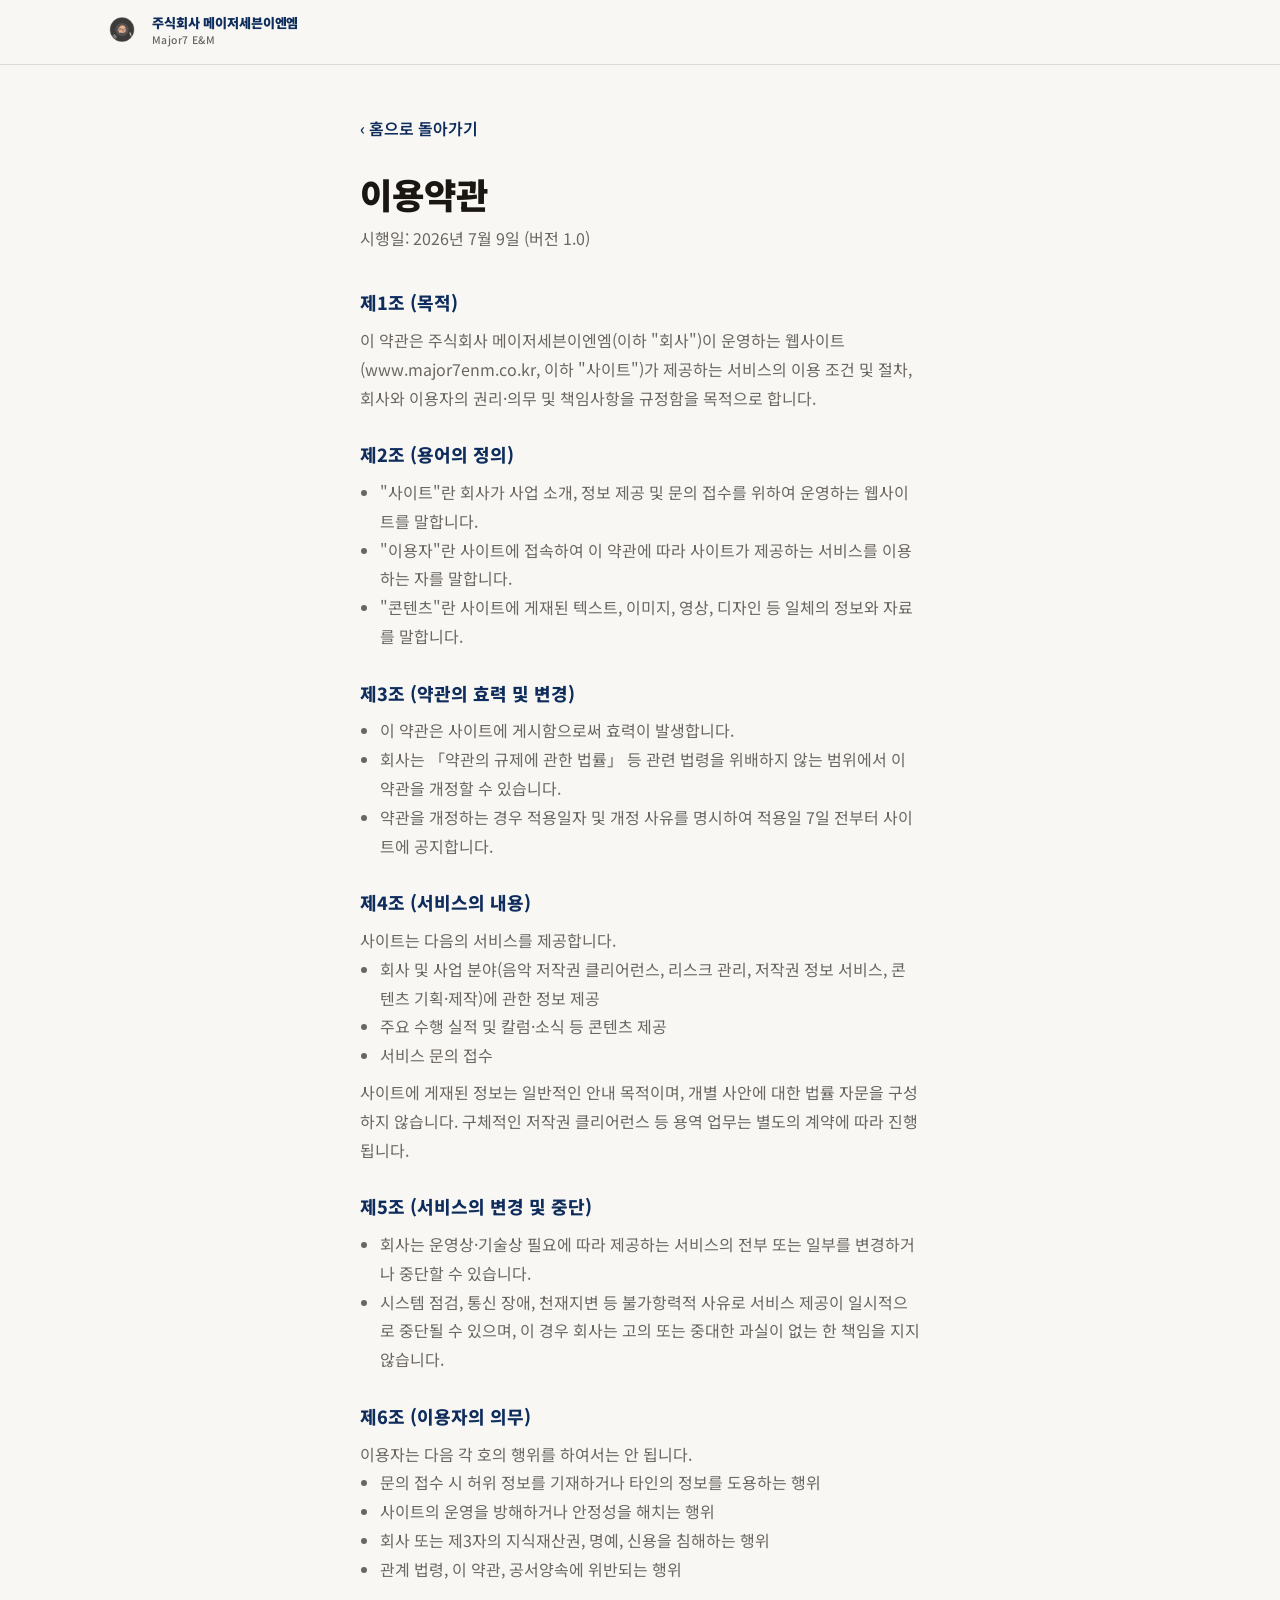
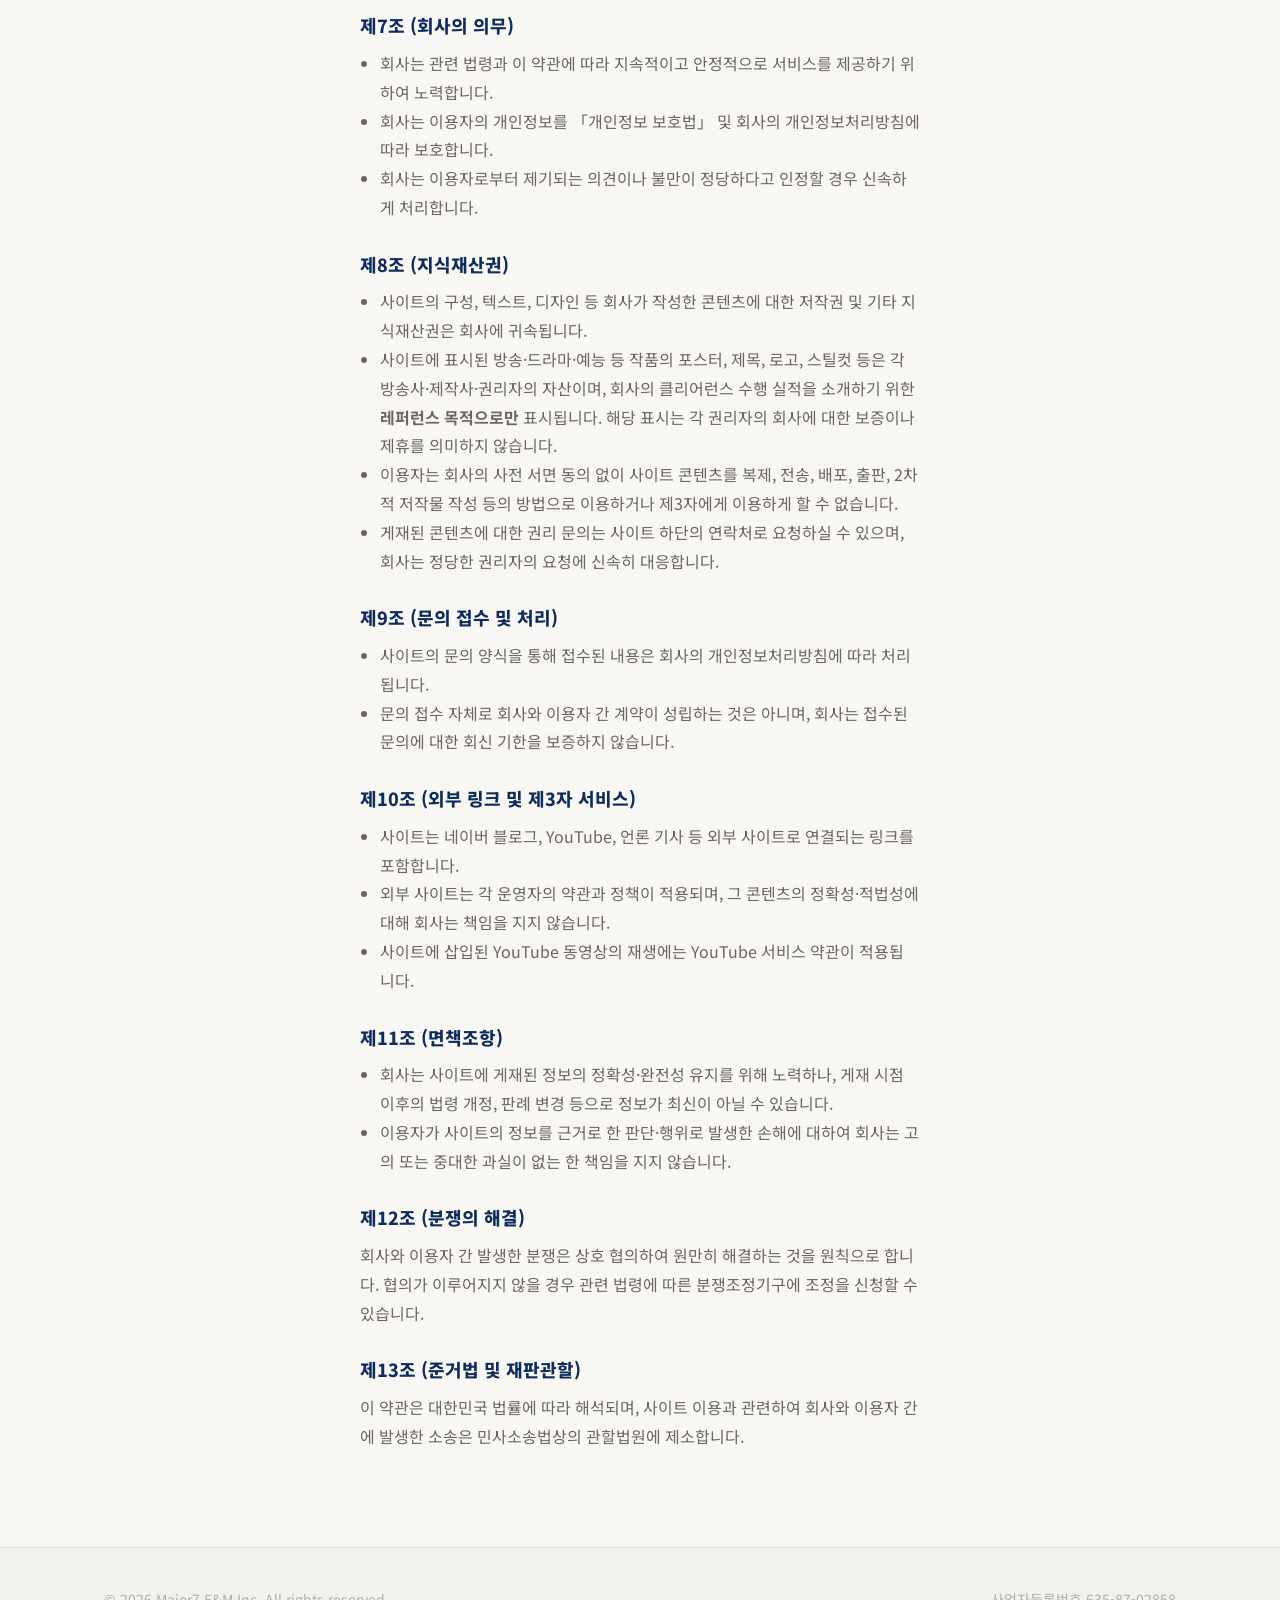
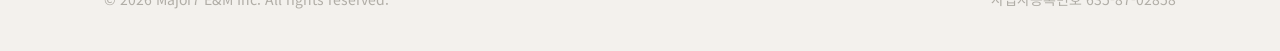
<file: terms.html>
<!DOCTYPE html>
<html lang="ko" data-theme="light">
<head>
  <meta charset="UTF-8" />
  <link rel="icon" type="image/x-icon" href="favicon.ico" />
  <meta name="viewport" content="width=device-width, initial-scale=1.0" />
  <title>이용약관 | 주식회사 메이저세븐이엔엠</title>
  <meta name="description" content="주식회사 메이저세븐이엔엠 웹사이트 이용약관" />
  <meta name="robots" content="noindex, follow" />
  <link rel="canonical" href="https://www.major7enm.co.kr/terms.html" />
  <link href="https://fonts.googleapis.com/css2?family=Noto+Sans+KR:wght@300;400;500;700;900&display=swap" rel="stylesheet" />
  <link rel="stylesheet" href="style.css" />
</head>
<body class="legal-page">

  <header class="header">
    <div class="header-inner container">
      <a href="index.html" class="logo" aria-label="메이저세븐이엔엠 홈으로">
        <img src="logo.png" alt="메이저세븐이엔엠 로고" class="logo-img" />
        <span class="logo-text">
          <span class="logo-kr">주식회사 메이저세븐이엔엠</span>
          <span class="logo-en">Major7 E&amp;M</span>
        </span>
      </a>
    </div>
  </header>

  <main class="legal-main">
    <a href="index.html" class="legal-back">‹ 홈으로 돌아가기</a>
    <h1>이용약관</h1>
    <p class="legal-date">시행일: 2026년 7월 9일 (버전 1.0)</p>

    <h2>제1조 (목적)</h2>
    <p>이 약관은 주식회사 메이저세븐이엔엠(이하 "회사")이 운영하는 웹사이트
    (www.major7enm.co.kr, 이하 "사이트")가 제공하는 서비스의 이용 조건 및 절차,
    회사와 이용자의 권리·의무 및 책임사항을 규정함을 목적으로 합니다.</p>

    <h2>제2조 (용어의 정의)</h2>
    <ul>
      <li>"사이트"란 회사가 사업 소개, 정보 제공 및 문의 접수를 위하여 운영하는
      웹사이트를 말합니다.</li>
      <li>"이용자"란 사이트에 접속하여 이 약관에 따라 사이트가 제공하는 서비스를
      이용하는 자를 말합니다.</li>
      <li>"콘텐츠"란 사이트에 게재된 텍스트, 이미지, 영상, 디자인 등 일체의 정보와
      자료를 말합니다.</li>
    </ul>

    <h2>제3조 (약관의 효력 및 변경)</h2>
    <ul>
      <li>이 약관은 사이트에 게시함으로써 효력이 발생합니다.</li>
      <li>회사는 「약관의 규제에 관한 법률」 등 관련 법령을 위배하지 않는 범위에서
      이 약관을 개정할 수 있습니다.</li>
      <li>약관을 개정하는 경우 적용일자 및 개정 사유를 명시하여 적용일 7일 전부터
      사이트에 공지합니다.</li>
    </ul>

    <h2>제4조 (서비스의 내용)</h2>
    <p>사이트는 다음의 서비스를 제공합니다.</p>
    <ul>
      <li>회사 및 사업 분야(음악 저작권 클리어런스, 리스크 관리, 저작권 정보 서비스,
      콘텐츠 기획·제작)에 관한 정보 제공</li>
      <li>주요 수행 실적 및 칼럼·소식 등 콘텐츠 제공</li>
      <li>서비스 문의 접수</li>
    </ul>
    <p>사이트에 게재된 정보는 일반적인 안내 목적이며, 개별 사안에 대한 법률 자문을
    구성하지 않습니다. 구체적인 저작권 클리어런스 등 용역 업무는 별도의 계약에 따라
    진행됩니다.</p>

    <h2>제5조 (서비스의 변경 및 중단)</h2>
    <ul>
      <li>회사는 운영상·기술상 필요에 따라 제공하는 서비스의 전부 또는 일부를 변경하거나
      중단할 수 있습니다.</li>
      <li>시스템 점검, 통신 장애, 천재지변 등 불가항력적 사유로 서비스 제공이 일시적으로
      중단될 수 있으며, 이 경우 회사는 고의 또는 중대한 과실이 없는 한 책임을 지지
      않습니다.</li>
    </ul>

    <h2>제6조 (이용자의 의무)</h2>
    <p>이용자는 다음 각 호의 행위를 하여서는 안 됩니다.</p>
    <ul>
      <li>문의 접수 시 허위 정보를 기재하거나 타인의 정보를 도용하는 행위</li>
      <li>사이트의 운영을 방해하거나 안정성을 해치는 행위</li>
      <li>회사 또는 제3자의 지식재산권, 명예, 신용을 침해하는 행위</li>
      <li>관계 법령, 이 약관, 공서양속에 위반되는 행위</li>
    </ul>

    <h2>제7조 (회사의 의무)</h2>
    <ul>
      <li>회사는 관련 법령과 이 약관에 따라 지속적이고 안정적으로 서비스를 제공하기
      위하여 노력합니다.</li>
      <li>회사는 이용자의 개인정보를 「개인정보 보호법」 및 회사의
      <a href="privacy.html">개인정보처리방침</a>에 따라 보호합니다.</li>
      <li>회사는 이용자로부터 제기되는 의견이나 불만이 정당하다고 인정할 경우 신속하게
      처리합니다.</li>
    </ul>

    <h2>제8조 (지식재산권)</h2>
    <ul>
      <li>사이트의 구성, 텍스트, 디자인 등 회사가 작성한 콘텐츠에 대한 저작권 및 기타
      지식재산권은 회사에 귀속됩니다.</li>
      <li>사이트에 표시된 방송·드라마·예능 등 작품의 포스터, 제목, 로고, 스틸컷 등은
      각 방송사·제작사·권리자의 자산이며, 회사의 클리어런스 수행 실적을 소개하기 위한
      <strong>레퍼런스 목적으로만</strong> 표시됩니다. 해당 표시는 각 권리자의 회사에
      대한 보증이나 제휴를 의미하지 않습니다.</li>
      <li>이용자는 회사의 사전 서면 동의 없이 사이트 콘텐츠를 복제, 전송, 배포, 출판,
      2차적 저작물 작성 등의 방법으로 이용하거나 제3자에게 이용하게 할 수 없습니다.</li>
      <li>게재된 콘텐츠에 대한 권리 문의는 사이트 하단의 연락처로 요청하실 수 있으며,
      회사는 정당한 권리자의 요청에 신속히 대응합니다.</li>
    </ul>

    <h2>제9조 (문의 접수 및 처리)</h2>
    <ul>
      <li>사이트의 문의 양식을 통해 접수된 내용은 회사의 개인정보처리방침에 따라
      처리됩니다.</li>
      <li>문의 접수 자체로 회사와 이용자 간 계약이 성립하는 것은 아니며, 회사는 접수된
      문의에 대한 회신 기한을 보증하지 않습니다.</li>
    </ul>

    <h2>제10조 (외부 링크 및 제3자 서비스)</h2>
    <ul>
      <li>사이트는 네이버 블로그, YouTube, 언론 기사 등 외부 사이트로 연결되는 링크를
      포함합니다.</li>
      <li>외부 사이트는 각 운영자의 약관과 정책이 적용되며, 그 콘텐츠의 정확성·적법성에
      대해 회사는 책임을 지지 않습니다.</li>
      <li>사이트에 삽입된 YouTube 동영상의 재생에는 YouTube 서비스 약관이 적용됩니다.</li>
    </ul>

    <h2>제11조 (면책조항)</h2>
    <ul>
      <li>회사는 사이트에 게재된 정보의 정확성·완전성 유지를 위해 노력하나, 게재 시점
      이후의 법령 개정, 판례 변경 등으로 정보가 최신이 아닐 수 있습니다.</li>
      <li>이용자가 사이트의 정보를 근거로 한 판단·행위로 발생한 손해에 대하여 회사는
      고의 또는 중대한 과실이 없는 한 책임을 지지 않습니다.</li>
    </ul>

    <h2>제12조 (분쟁의 해결)</h2>
    <p>회사와 이용자 간 발생한 분쟁은 상호 협의하여 원만히 해결하는 것을 원칙으로
    합니다. 협의가 이루어지지 않을 경우 관련 법령에 따른 분쟁조정기구에 조정을 신청할
    수 있습니다.</p>

    <h2>제13조 (준거법 및 재판관할)</h2>
    <p>이 약관은 대한민국 법률에 따라 해석되며, 사이트 이용과 관련하여 회사와 이용자
    간에 발생한 소송은 민사소송법상의 관할법원에 제소합니다.</p>
  </main>

  <footer class="footer">
    <div class="container">
      <div class="footer-bottom">
        <span>© 2026 Major7 E&amp;M Inc. All rights reserved.</span>
        <span>사업자등록번호 635-87-02858</span>
      </div>
    </div>
  </footer>

</body>
</html>
</file>
<file: style.css>
/* =============================================
   MAJOR7 E&M — Design System
   PC / Tablet / Mobile Responsive
   ============================================= */

:root,
[data-theme='light'] {
  --color-bg: #f8f7f4;
  --color-surface: #ffffff;
  --color-surface-2: #f3f1ed;
  --color-surface-offset: #ece9e4;
  --color-divider: #ddd9d3;
  --color-border: #ccc8c0;
  --color-text: #1a1612;
  --color-text-muted: #6b6760;
  --color-text-faint: #b0ada6;
  --color-text-inverse: #f8f7f4;
  --color-primary: #0f2d5c;
  --color-primary-hover: #0a1f42;
  --color-primary-highlight: #d0daea;
  --color-accent: #c9982a;
  --color-accent-hover: #a87820;
  --color-accent-highlight: #f5ead0;
  /* 밝은 배경 위 '소형 골드 텍스트' 전용 — WCAG AA 4.5:1 충족(#8a6516 ≈ 5:1 on #f8f7f4) */
  --color-accent-ink: #8a6516;
  --color-gold: #8a6516; /* perf 모달·more 버튼 등 기존 var(--color-gold) 사용처 */
  --color-brand-blue: #2b7fc9;
  --color-brand-blue-light: #deeaf7;

  /* 브랜드 네이비 스케일 — 히어로 그라데이션(테마 무관 고정) */
  --navy-900: #0a1628;
  --navy-700: #0f2d5c; /* = --color-primary(light) */
  --navy-500: #1a3a70;
  --gradient-hero: linear-gradient(135deg,var(--navy-900) 0%,var(--navy-700) 50%,var(--navy-500) 100%);

  --radius-sm: 0.375rem;
  --radius-md: 0.5rem;
  --radius-lg: 0.875rem;
  --radius-xl: 1.25rem;
  --radius-full: 9999px;

  --transition: 200ms cubic-bezier(0.16, 1, 0.3, 1);

  --shadow-sm: 0 1px 3px rgba(10,20,40,.07);
  --shadow-md: 0 4px 16px rgba(10,20,40,.1);
  --shadow-lg: 0 12px 40px rgba(10,20,40,.14);

  /* ── 첫 번째 버전 넉넉한 타입스케일 ── */
  --text-xs:   clamp(0.75rem,  0.7rem  + 0.25vw, 0.875rem);
  --text-sm:   clamp(0.875rem, 0.8rem  + 0.35vw, 1rem);
  --text-base: clamp(1rem,     0.95rem + 0.25vw, 1.125rem);
  --text-lg:   clamp(1.125rem, 1rem    + 0.75vw, 1.5rem);
  --text-xl:   clamp(1.5rem,   1.2rem  + 1.25vw, 2.25rem);
  --text-2xl:  clamp(2rem,     1.2rem  + 2.5vw,  3.5rem);
  --text-hero: clamp(2.2rem,   0.8rem  + 4.2vw,    4.8rem);

  --space-1:  0.25rem;  --space-2:  0.5rem;   --space-3: 0.75rem;
  --space-4:  1rem;     --space-5:  1.25rem;  --space-6: 1.5rem;
  --space-8:  2rem;     --space-10: 2.5rem;   --space-12: 3rem;
  --space-16: 4rem;     --space-20: 5rem;     --space-24: 6rem;
  --space-32: 8rem;

  --font-display: 'Cabinet Grotesk', 'Noto Sans KR', sans-serif;
  --font-body:    'Satoshi', 'Noto Sans KR', sans-serif;

  --content-narrow:  640px;
  --content-default: 960px;
  --content-wide:    1200px;
}

[data-theme='dark'] {
  --color-bg: #0e1520; --color-surface: #131d2e; --color-surface-2: #182333;
  --color-surface-offset: #1c2a3d; --color-divider: #253345; --color-border: #2e3f57;
  --color-text: #e0ddd8; --color-text-muted: #8896a8; --color-text-faint: #4e6070;
  --color-text-inverse: #0e1520;
  --color-primary: #4a8fd4; --color-primary-hover: #6aa6e2; --color-primary-highlight: #1e3254;
  --color-accent: #e4af3a; --color-accent-hover: #f0c050; --color-accent-highlight: #3a2d10;
  --color-accent-ink: #e4af3a; --color-gold: #e4af3a;
  --color-brand-blue: #5ba3e0; --color-brand-blue-light: #1e3254;
  --shadow-sm: 0 1px 3px rgba(0,0,0,.3);
  --shadow-md: 0 4px 16px rgba(0,0,0,.4);
  --shadow-lg: 0 12px 40px rgba(0,0,0,.5);
}

@media (prefers-color-scheme: dark) {
  :root:not([data-theme]) {
    --color-bg:#0e1520;--color-surface:#131d2e;--color-surface-2:#182333;
    --color-surface-offset:#1c2a3d;--color-divider:#253345;--color-border:#2e3f57;
    --color-text:#e0ddd8;--color-text-muted:#8896a8;--color-text-faint:#4e6070;
    --color-text-inverse:#0e1520;--color-primary:#4a8fd4;--color-primary-hover:#6aa6e2;
    --color-primary-highlight:#1e3254;--color-accent:#e4af3a;--color-accent-highlight:#3a2d10;
    --color-accent-ink:#e4af3a;--color-gold:#e4af3a;
    --color-brand-blue:#5ba3e0;--color-brand-blue-light:#1e3254;
  }
}

/* ─── BASE ─────────────────────────────────── */
*,*::before,*::after{box-sizing:border-box;margin:0;padding:0}
html{-webkit-font-smoothing:antialiased;-moz-osx-font-smoothing:grayscale;
  text-rendering:optimizeLegibility;scroll-behavior:smooth;scroll-padding-top:80px}
body{min-height:100dvh;font-family:var(--font-body);font-size:var(--text-base);
  color:var(--color-text);background:var(--color-bg);line-height:1.65}
img,svg{display:block;max-width:100%}
h1,h2,h3,h4{text-wrap:balance;line-height:1.2;font-family:var(--font-display)}
p,li{text-wrap:pretty}
a{color:inherit;text-decoration:none}
a,button{transition:color var(--transition),background var(--transition),
  border-color var(--transition),box-shadow var(--transition)}
button{cursor:pointer;border:none;background:none;font:inherit;color:inherit}
input,textarea,select{font:inherit;color:inherit}
::selection{background:var(--color-primary-highlight);color:var(--color-text)}
:focus-visible{outline:2px solid var(--color-primary);outline-offset:3px;border-radius:var(--radius-sm)}

/* ─── LAYOUT ────────────────────────────────── */
.container{
  width:100%;max-width:var(--content-wide);
  margin-inline:auto;
  padding-inline:clamp(var(--space-6),5vw,var(--space-16));
}
.section{padding-block:clamp(var(--space-16),8vw,var(--space-32))}
.section-dark{background:var(--color-primary);color:#fff;position:relative;overflow:hidden}
[data-theme='dark'] .section-dark{background:#0a1525;color:var(--color-text)}
.section-muted{background:var(--color-surface-2)}

/* ─── TYPOGRAPHY ─────────────────────────────── */
.section-label{font-size:var(--text-xs);font-weight:700;letter-spacing:.15em;
  text-transform:uppercase;color:var(--color-accent-ink);margin-bottom:var(--space-4)}
.section-label.light{color:rgba(255,255,255,.5)}
.section-title{font-size:var(--text-2xl);font-weight:900;line-height:1.1;
  letter-spacing:-.02em;margin-bottom:var(--space-6)}
.section-title.light{color:#fff}
.section-header{text-align:center;margin-bottom:var(--space-12)}
.section-sub{font-size:var(--text-base);color:var(--color-text-muted);
  max-width:60ch;margin-inline:auto;line-height:1.8}
/* 대형 디스플레이용 골드 — 밝은 배경에서 AA 대형(3:1) 충족(#a87820 ≈ 3.7:1) */
.text-accent{color:var(--color-accent-hover)}
[data-theme='dark'] .text-accent{color:var(--color-accent)}
/* .text-gold는 네이비 섹션 전용(대비 5.2:1) — 밝은 골드 유지 */
.text-gold{color:var(--color-accent)}

/* ─── HEADER ─────────────────────────────────── */
.header{
  position:sticky;top:0;z-index:100;
  background:color-mix(in srgb,var(--color-bg) 90%,transparent);
  backdrop-filter:blur(16px);-webkit-backdrop-filter:blur(16px);
  border-bottom:1px solid var(--color-divider);
  transition:box-shadow var(--transition)
}
.header--scrolled{box-shadow:var(--shadow-md)}
.header-inner{display:flex;align-items:center;gap:var(--space-8);height:72px}

.logo{display:flex;align-items:center;gap:var(--space-3);flex-shrink:0}
.logo-img{width:36px;height:36px;object-fit:contain;border-radius:4px;flex-shrink:0}
.footer-logo-img{width:32px;height:32px;object-fit:contain;border-radius:4px;flex-shrink:0}
.logo-text{display:flex;flex-direction:column}
.logo-kr{font-family:var(--font-display);font-size:.82rem;font-weight:900;
  color:var(--color-primary);line-height:1.1;letter-spacing:-.01em}
.logo-en{font-size:.65rem;font-weight:500;color:var(--color-text-muted);letter-spacing:.04em}

.nav{display:flex;align-items:center;gap:var(--space-6);margin-left:auto;flex-shrink:0}
.nav a{font-size:var(--text-sm);font-weight:500;color:var(--color-text-muted);white-space:nowrap}
.nav a:hover{color:var(--color-primary)}

.header-actions{display:flex;align-items:center;gap:var(--space-3)}

.btn-contact{font-size:var(--text-sm);font-weight:600;
  padding:var(--space-2) var(--space-5);border-radius:var(--radius-full);
  background:var(--color-primary);color:#fff}
.btn-contact:hover{background:var(--color-primary-hover);transform:translateY(-1px)}

.theme-toggle{width:36px;height:36px;border-radius:var(--radius-md);
  display:flex;align-items:center;justify-content:center;color:var(--color-text-muted)}
.theme-toggle:hover{color:var(--color-text);background:var(--color-surface-offset)}

.hamburger{display:none;flex-direction:column;gap:5px;width:36px;height:36px;
  align-items:center;justify-content:center}
.hamburger span{display:block;width:22px;height:2px;background:var(--color-text);
  border-radius:2px;transition:transform var(--transition),opacity var(--transition)}

.mobile-menu{display:none;flex-direction:column;
  padding:var(--space-4) var(--space-6) var(--space-6);
  border-top:1px solid var(--color-divider);
  background:var(--color-surface);gap:var(--space-2)}
.mobile-menu.open{display:flex}
.mobile-link{font-size:var(--text-base);font-weight:500;
  padding:var(--space-3) 0;color:var(--color-text-muted);
  border-bottom:1px solid var(--color-divider)}
.mobile-link:last-child{border-bottom:none}
.mobile-link:hover{color:var(--color-primary)}

/* ─── HERO ───────────────────────────────────── */
.hero{
  position:relative;min-height:92vh;
  display:flex;align-items:center;overflow:hidden;
  background:var(--gradient-hero);
  color:#fff;
}
.hero-bg{position:absolute;inset:0;pointer-events:none}

/* ─── 히어로 포스터 월 ─────────────────────────
   images/wall-v2-2·3, wall-v4-1.webp = 실제 클리어런스 수행 작품(줄당 15칸, 윗줄 띠만 16칸)
   포스터를 이어붙인 모자이크 띠. 두 장을 나란히
   두고 한 장 너비만큼 밀어 무한 루프. */
.poster-wall{
  --pw-w:3120px; --pw-h:298px;
  position:absolute;inset:0;overflow:hidden;
  display:flex;flex-direction:column;justify-content:center;
  filter:saturate(.88);
}
.pw-row{display:flex;flex:none;width:max-content;will-change:transform}
.pw-strip{
  display:block;flex:none;
  width:var(--pw-w);height:var(--pw-h);
  background-repeat:no-repeat;
  background-size:var(--pw-w) var(--pw-h);
}
.pw-row--1,.pw-row--5{--pw-w:3328px}
.pw-row--1 .pw-strip,.pw-row--5 .pw-strip{background-image:url(images/wall-v4-1.webp)}
.pw-row--2 .pw-strip,.pw-row--4 .pw-strip{background-image:url(images/wall-v2-2.webp)}
.pw-row--3 .pw-strip{background-image:url(images/wall-v2-3.webp)}
.pw-row--1{animation:pw-left 137.6s linear infinite}
.pw-row--2{animation:pw-right 155s linear infinite}
.pw-row--3{animation:pw-left 107s linear infinite}
.pw-row--4{animation:pw-right 141s linear infinite}
.pw-row--5{animation:pw-left 128s linear infinite}
.pw-row--4,.pw-row--5{display:none}
@keyframes pw-left{
  from{transform:translate3d(0,0,0)}
  to{transform:translate3d(calc(-1 * var(--pw-w)),0,0)}
}
@keyframes pw-right{
  from{transform:translate3d(calc(-1 * var(--pw-w)),0,0)}
  to{transform:translate3d(0,0,0)}
}
/* 포스터 위 글자 가독성 확보용 스크림 */
.hero-scrim{
  position:absolute;inset:0;
  background:
    radial-gradient(ellipse 66% 60% at 50% 48%,rgba(8,8,11,.82) 0%,rgba(8,8,11,.52) 52%,rgba(8,8,11,0) 80%),
    linear-gradient(180deg,rgba(8,8,11,.86) 0%,rgba(8,8,11,.58) 20%,rgba(8,8,11,.60) 60%,rgba(8,8,11,.96) 100%);
}
/* 포스터 위에 얹히므로 글자에 그림자를 준다 */
.hero .hero-title{text-shadow:0 2px 28px rgba(0,0,0,.6),0 1px 3px rgba(0,0,0,.5)}
.hero .hero-desc,.hero .hero-stats{text-shadow:0 1px 16px rgba(0,0,0,.7),0 1px 2px rgba(0,0,0,.5)}
.hero .hero-badge{backdrop-filter:blur(6px)}
.vinyl-graphic{
  position:absolute;
  right:-5%;
  top:-5%;
  width:min(416px,37vw); /* 520px * 0.8 = 416px (20% 축소) */
  opacity:1;
  display:flex;
  align-items:center;
  justify-content:center;
}
.vinyl-logo-img{
  width:100%;
  height:100%;
  object-fit:contain;
  border-radius:50%;
  filter:drop-shadow(0 8px 32px rgba(0,0,0,0.45));
}
.hero-grid-overlay{
  position:absolute;inset:0;
  background-image:linear-gradient(rgba(255,255,255,.03) 1px,transparent 1px),
    linear-gradient(90deg,rgba(255,255,255,.03) 1px,transparent 1px);
  background-size:60px 60px;
}
.hero-content{
  position:relative;z-index:2;
  padding-top:var(--space-16);padding-bottom:var(--space-16);
  max-width:1080px;
  width:100%;
  margin-left:auto;
  margin-right:auto;
  padding-left:var(--space-8);
  padding-right:var(--space-8);
  text-align:center;
}
.hero-badge{
  display:inline-flex;align-items:center;gap:var(--space-2);
  font-size:var(--text-xs);font-weight:700;letter-spacing:.12em;text-transform:uppercase;
  color:var(--color-accent);
  background:rgba(201,152,42,.15);border:1px solid rgba(201,152,42,.3);
  padding:var(--space-2) var(--space-4);border-radius:var(--radius-full);
  margin-bottom:var(--space-6);
}
.hero-title{
  font-size:var(--text-hero);font-weight:900;line-height:1.1;
  letter-spacing:-.03em;color:#fff;margin-bottom:var(--space-6);
}
.hero-accent{color:var(--color-accent)}
.hero-desc{
  font-size:var(--text-base);line-height:1.9;color:rgba(255,255,255,.72);
  margin-bottom:var(--space-10);
}
.hero-desc strong{color:rgba(255,255,255,.95);font-weight:600}
.hero-cta{display:flex;gap:var(--space-4);flex-wrap:wrap;margin-bottom:var(--space-12);justify-content:center;}
.btn-primary{
  display:inline-flex;align-items:center;gap:var(--space-2);
  font-size:var(--text-sm);font-weight:700;
  padding:var(--space-4) var(--space-8);
  background:var(--color-accent);color:#fff;border-radius:var(--radius-full);
  box-shadow:0 4px 20px rgba(201,152,42,.35);
}
.btn-primary:hover{background:var(--color-accent-hover);transform:translateY(-2px);
  box-shadow:0 8px 28px rgba(201,152,42,.45)}
.btn-ghost{
  display:inline-flex;align-items:center;
  font-size:var(--text-sm);font-weight:600;
  padding:var(--space-4) var(--space-8);
  color:rgba(255,255,255,.85);border:1.5px solid rgba(255,255,255,.25);
  border-radius:var(--radius-full);
}
.btn-ghost:hover{color:#fff;border-color:rgba(255,255,255,.6);background:rgba(255,255,255,.08)}
/* 데스크톱 히어로는 중앙 정렬 축 — 통계도 같은 축에 맞춤 */
.hero-stats{display:flex;align-items:center;justify-content:center;gap:var(--space-6);flex-wrap:wrap}
.stat{display:flex;flex-direction:column;gap:4px}
/* Cabinet Grotesk는 400/500/700/800/900만 있다. 600을 지정하면
   700으로 대체되므로 실제 존재하는 500을 쓴다. */
.stat-num{font-family:var(--font-display);font-size:var(--text-xl);font-weight:500;
  color:#fff;line-height:1;letter-spacing:-.01em}
.stat-unit{font-size:.6em;font-weight:500}
.stat-label{font-size:var(--text-xs);color:rgba(255,255,255,.5);font-weight:500;letter-spacing:.04em}
.stat-divider{width:1px;height:44px;background:rgba(255,255,255,.15)}
.hero-scroll-hint{
  position:absolute;bottom:var(--space-8);left:50%;transform:translateX(-50%);
  display:flex;flex-direction:column;align-items:center;gap:var(--space-2);
  color:rgba(255,255,255,.4);font-size:var(--text-xs);letter-spacing:.1em;text-transform:uppercase;
  animation:scrollBounce 2.5s ease-in-out infinite;
}
@keyframes scrollBounce{
  0%,100%{transform:translateX(-50%) translateY(0)}
  50%{transform:translateX(-50%) translateY(6px)}
}

/* ─── ABOUT ──────────────────────────────────── */
.about-grid{
  display:grid;grid-template-columns:1fr 1fr;
  gap:var(--space-16);align-items:start;
}
/* 데스크톱: 좌우 컬럼 높이 정렬 — 정보 테이블이 남는 높이를 흡수해
   중간 공백 없이 우측(미션+가치+CEO)과 같은 라인에서 끝나도록.
   행들이 균등하게 늘어나 여유 있는 '스펙 시트' 리듬이 됨 */
@media (min-width:960px){
  .about-grid{align-items:stretch}
  .about-left{display:flex;flex-direction:column}
  .about-left .about-info-table{flex:1}
  .about-left .info-row{flex:1;align-items:stretch}
}
.about-desc{color:var(--color-text-muted);line-height:1.85;
  margin-bottom:var(--space-8);max-width:52ch}
.about-info-table{display:flex;flex-direction:column;
  border:1px solid var(--color-border);border-radius:var(--radius-lg);overflow:hidden}
.info-row{display:grid;grid-template-columns:110px 1fr;
  border-bottom:1px solid var(--color-divider)}
.info-row:last-child{border-bottom:none}
.info-label{font-size:var(--text-sm);font-weight:700;color:#fff;
  background:var(--color-primary);padding:var(--space-3) var(--space-4);
  display:flex;align-items:center}
.info-value{font-size:var(--text-sm);color:var(--color-text-muted);
  padding:var(--space-3) var(--space-4);display:flex;align-items:center;
  background:var(--color-surface);line-height:1.5}
.info-value a{color:var(--color-primary);font-weight:500}
.info-value a:hover{color:var(--color-accent)}

.mission-card{
  background:var(--color-primary);color:#fff;
  border-radius:var(--radius-xl);padding:var(--space-8);
  margin-bottom:var(--space-6);position:relative;overflow:hidden;
}
.mission-card::before{content:'"';position:absolute;top:-20px;right:20px;
  font-size:140px;color:rgba(255,255,255,.06);font-family:Georgia,serif;line-height:1}
.mission-label{font-size:var(--text-xs);font-weight:700;letter-spacing:.12em;
  text-transform:uppercase;color:var(--color-accent);margin-bottom:var(--space-4)}
.mission-text{font-size:var(--text-base);line-height:1.8;color:rgba(255,255,255,.9);font-style:normal}

.values-grid{display:grid;grid-template-columns:1fr 1fr;gap:var(--space-4)}
.value-card{
  background:var(--color-surface);border:1px solid var(--color-border);
  border-radius:var(--radius-lg);padding:var(--space-5);
  transition:box-shadow var(--transition),border-color var(--transition);
}
.value-card:hover{box-shadow:var(--shadow-md);border-color:var(--color-primary-highlight)}
.value-icon{width:44px;height:44px;border-radius:var(--radius-md);
  background:var(--color-primary-highlight);color:var(--color-primary);
  display:flex;align-items:center;justify-content:center;margin-bottom:var(--space-3)}
.value-card h3{font-size:var(--text-sm);font-weight:800;margin-bottom:var(--space-2);font-family:var(--font-body)}
.value-card p{font-size:var(--text-xs);color:var(--color-text-muted);line-height:1.6}

/* ─── TIMELINE ───────────────────────────────── */
.timeline{max-width:700px;margin-inline:auto;display:flex;flex-direction:column;position:relative}
.timeline::before{content:'';position:absolute;left:80px;top:0;bottom:0;
  width:2px;background:rgba(255,255,255,.12)}
[data-theme='dark'] .timeline::before{background:rgba(255,255,255,.06)}
.timeline-item{display:grid;grid-template-columns:80px 32px 1fr;
  align-items:flex-start;gap:var(--space-6);padding-bottom:var(--space-10);position:relative}
.timeline-item:last-child{padding-bottom:0}
.timeline-year{font-family:var(--font-display);font-size:var(--text-sm);font-weight:900;
  color:rgba(255,255,255,.5);text-align:right;padding-top:4px;letter-spacing:-.01em}
.timeline-dot{width:14px;height:14px;border-radius:50%;
  background:rgba(255,255,255,.25);border:2px solid rgba(255,255,255,.4);
  margin-top:5px;flex-shrink:0;position:relative;z-index:1}
.timeline-dot.accent{background:var(--color-accent);border-color:var(--color-accent);
  box-shadow:0 0 16px rgba(201,152,42,.5)}
.timeline-content h3{font-size:var(--text-base);font-weight:800;color:#fff;
  margin-bottom:var(--space-2);font-family:var(--font-body)}
[data-theme='dark'] .timeline-content h3{color:var(--color-text)}
.timeline-content p{font-size:var(--text-sm);color:rgba(255,255,255,.55);line-height:1.65}
[data-theme='dark'] .timeline-content p{color:var(--color-text-muted)}

/* ─── BUSINESS ───────────────────────────────── */
.business-grid{display:grid;grid-template-columns:repeat(3,1fr);gap:var(--space-6);margin-bottom:var(--space-10)}
.business-card{
  background:var(--color-surface);border:1px solid var(--color-border);
  border-radius:var(--radius-xl);padding:var(--space-8);
  transition:box-shadow var(--transition),transform var(--transition),border-color var(--transition);
}
.business-card:hover{box-shadow:var(--shadow-lg);transform:translateY(-3px)}
.business-card.featured{border-color:var(--color-primary);
  background:linear-gradient(135deg,var(--color-primary-highlight),var(--color-surface));
  box-shadow:var(--shadow-md)}
.business-num{font-size:var(--text-xs);font-weight:900;color:var(--color-accent-ink);
  letter-spacing:.1em;margin-bottom:var(--space-4)}
.business-icon{width:56px;height:56px;border-radius:var(--radius-lg);
  background:var(--color-primary-highlight);color:var(--color-primary);
  display:flex;align-items:center;justify-content:center;margin-bottom:var(--space-5)}
.business-card.featured .business-icon{background:var(--color-primary);color:#fff}
.business-card h3{font-size:var(--text-lg);font-weight:800;line-height:1.3;
  margin-bottom:var(--space-5);font-family:var(--font-body)}
.business-card h3 span{display:block;font-size:var(--text-sm);font-weight:500;color:var(--color-text-muted)}
.business-card ul{list-style:none;display:flex;flex-direction:column;gap:var(--space-3)}
.business-card li{font-size:var(--text-sm);color:var(--color-text-muted);
  padding-left:var(--space-5);position:relative;line-height:1.6}
.business-card li::before{content:'·';position:absolute;left:var(--space-2);
  color:var(--color-accent);font-weight:900}
.service-tags{display:flex;flex-wrap:wrap;gap:var(--space-3);justify-content:center}
.service-tags span{font-size:var(--text-sm);font-weight:600;
  padding:var(--space-2) var(--space-5);border-radius:var(--radius-full);
  background:var(--color-brand-blue-light);color:var(--color-brand-blue);
  border:1px solid var(--color-primary-highlight)}

/* ─── CAPABILITY TABS ────────────────────────── */
.capability-tabs{display:flex;gap:var(--space-2);flex-wrap:wrap;
  margin-bottom:var(--space-8);border-bottom:2px solid var(--color-divider);padding-bottom:0}
.tab-btn{font-size:var(--text-sm);font-weight:600;
  padding:var(--space-3) var(--space-5);
  border-radius:var(--radius-md) var(--radius-md) 0 0;
  color:var(--color-text-muted);border-bottom:2px solid transparent;margin-bottom:-2px}
.tab-btn:hover{color:var(--color-primary);background:var(--color-surface-offset)}
.tab-btn.active{color:var(--color-primary);border-bottom-color:var(--color-primary);background:var(--color-surface)}
.tab-content{display:none}
.tab-content.active{display:block}
.capability-card{background:var(--color-surface);border:1px solid var(--color-border);
  border-radius:var(--radius-xl);padding:var(--space-10);box-shadow:var(--shadow-sm)}
.cap-header{margin-bottom:var(--space-8);padding-bottom:var(--space-6);border-bottom:1px solid var(--color-divider)}
.cap-header h3{font-size:var(--text-xl);font-weight:900;margin-bottom:var(--space-2)}
.cap-tagline{font-size:var(--text-base);color:var(--color-text-muted)}
.cap-tagline strong{color:var(--color-primary)}
.cap-grid{display:grid;grid-template-columns:repeat(3,1fr);gap:var(--space-6);margin-bottom:var(--space-8)}
.cap-col{padding:var(--space-6);border-radius:var(--radius-lg);border:1px solid var(--color-border)}
.cap-col.problem,.cap-col.risk{background:var(--color-surface-2)}
.cap-col.solution{background:var(--color-primary-highlight);border-color:var(--color-primary-highlight)}
.cap-col-label{display:flex;align-items:center;gap:var(--space-2);
  font-size:var(--text-sm);font-weight:800;margin-bottom:var(--space-4);color:var(--color-primary)}
.cap-col ul{list-style:none;display:flex;flex-direction:column;gap:var(--space-3)}
.cap-col li{font-size:var(--text-sm);color:var(--color-text-muted);
  padding-left:var(--space-4);position:relative;line-height:1.6}
.cap-col li::before{content:'—';position:absolute;left:0;color:var(--color-text-faint);font-size:.7em;top:4px}
.cap-footer{font-size:var(--text-sm);text-align:center;color:var(--color-text-muted);
  background:var(--color-surface-offset);padding:var(--space-4) var(--space-6);
  border-radius:var(--radius-lg);line-height:1.7}
.cap-footer strong{color:var(--color-primary)}
.kpop-stat{display:flex;align-items:center;gap:var(--space-4);
  background:linear-gradient(135deg,var(--color-primary),#1a3a70);color:#fff;
  padding:var(--space-5) var(--space-8);border-radius:var(--radius-lg);margin-bottom:var(--space-6)}
.stat-big{font-family:var(--font-display);font-size:var(--text-2xl);font-weight:900;color:var(--color-accent)}
.kpop-stat span:last-child{font-size:var(--text-sm);color:rgba(255,255,255,.8)}

/* ─── PERFORMANCE ────────────────────────────── */
.perf-tabs{display:flex;gap:var(--space-2);flex-wrap:wrap;margin-bottom:var(--space-8)}
.perf-tab{font-size:var(--text-sm);font-weight:600;
  padding:var(--space-2) var(--space-5);border-radius:var(--radius-full);
  color:var(--color-text-muted);border:1.5px solid var(--color-border)}
.perf-tab:hover{border-color:var(--color-primary);color:var(--color-primary)}
.perf-tab.active{background:var(--color-primary);color:#fff;border-color:var(--color-primary)}
.perf-content{display:none}
.perf-content.active{display:block}
.perf-meta{background:var(--color-surface);border:1px solid var(--color-border);
  border-radius:var(--radius-xl);padding:var(--space-6) var(--space-8);margin-bottom:var(--space-6);
  display:flex;align-items:center;flex-wrap:wrap;gap:var(--space-6)}
.perf-tag{font-size:var(--text-sm);font-weight:700;color:var(--color-primary);flex-shrink:0}
.perf-points{display:flex;gap:var(--space-4);flex-wrap:wrap}
.perf-points span{font-size:var(--text-sm);color:var(--color-text-muted);font-weight:500}
.perf-stat-highlight{display:flex;align-items:center;gap:var(--space-3)}
.big-num{font-family:var(--font-display);font-size:var(--text-xl);font-weight:900;color:var(--color-accent-hover)}
[data-theme='dark'] .big-num{color:var(--color-accent)}
.program-list{display:flex;flex-wrap:wrap;gap:var(--space-2)}
.prog-item{font-size:var(--text-sm);font-weight:600;padding:var(--space-2) var(--space-4);
  background:var(--color-surface);border:1px solid var(--color-border);
  border-radius:var(--radius-md);color:var(--color-text-muted);transition:all var(--transition)}
.prog-item:hover{background:var(--color-primary-highlight);border-color:var(--color-primary);color:var(--color-primary)}
.content-perf-list{display:flex;flex-direction:column;gap:var(--space-4)}
.perf-item{font-size:var(--text-sm);color:var(--color-text-muted);
  padding:var(--space-4) var(--space-6);background:var(--color-surface);
  border-left:3px solid var(--color-accent);
  border-radius:0 var(--radius-md) var(--radius-md) 0;line-height:1.7;
  transition:background var(--transition)}
.perf-item:hover{background:var(--color-surface-offset)}

/* ─── CONTACT ────────────────────────────────── */
.contact-grid{display:grid;grid-template-columns:1fr 1.2fr;gap:var(--space-16);align-items:start}
.contact-desc{font-size:var(--text-base);color:rgba(255,255,255,.6);line-height:1.85;margin-bottom:var(--space-10)}
[data-theme='dark'] .contact-desc{color:var(--color-text-muted)}
/* 문의 제목: 금색 줄(파트너가 되겠습니다.)이 칸 너비 안에서 한 줄로 들어가게 */
.contact-left{container-type:inline-size}
.contact-title{word-break:keep-all}
@supports (font-size:1cqi){
  .contact-title{font-size:min(var(--text-2xl),11cqi)}
  .contact-title .text-gold{white-space:nowrap}
}
.contact-info{display:flex;flex-direction:column;gap:var(--space-4)}
.contact-item{display:flex;align-items:flex-start;gap:var(--space-4);
  font-size:var(--text-sm);color:rgba(255,255,255,.75);line-height:1.6;transition:color var(--transition)}
[data-theme='dark'] .contact-item{color:var(--color-text-muted)}
.contact-item:hover{color:var(--color-accent)}
.contact-item svg{flex-shrink:0;margin-top:2px;opacity:.7}
.contact-form{background:var(--color-surface);border-radius:var(--radius-xl);
  padding:var(--space-8);display:flex;flex-direction:column;gap:var(--space-5);box-shadow:var(--shadow-lg)}
.form-group{display:flex;flex-direction:column;gap:var(--space-2)}
.form-group label{font-size:var(--text-sm);font-weight:700;color:var(--color-text)}
.form-group input,.form-group textarea,.form-group select{
  padding:var(--space-3) var(--space-4);border:1.5px solid var(--color-border);
  border-radius:var(--radius-md);background:var(--color-bg);
  font-size:var(--text-sm);color:var(--color-text);resize:none}
.form-group input:focus,.form-group textarea:focus,.form-group select:focus{
  outline:none;border-color:var(--color-primary);box-shadow:0 0 0 3px var(--color-primary-highlight)}
.btn-submit{width:100%;padding:var(--space-4);background:var(--color-primary);color:#fff;
  font-size:var(--text-base);font-weight:700;border-radius:var(--radius-lg)}
.btn-submit:hover{background:var(--color-primary-hover);transform:translateY(-1px)}
.form-note{font-size:var(--text-xs);color:var(--color-text-faint);text-align:center;margin-top:calc(-1 * var(--space-2))}
.form-security-note{display:flex;align-items:center;gap:var(--space-2);font-size:var(--text-sm);color:var(--color-accent);background:rgba(201,152,42,.1);border:1px solid rgba(201,152,42,.3);border-radius:var(--radius-md);padding:var(--space-3) var(--space-4);margin-top:var(--space-2);font-weight:500}

/* ─── SECURITY POPUP ─────────────────────────── */
.security-popup-overlay{position:fixed;inset:0;background:rgba(0,0,0,.55);backdrop-filter:blur(4px);display:none;align-items:center;justify-content:center;z-index:9000;padding:var(--space-6)}
.security-popup-overlay.open{display:flex}
.security-popup{background:var(--color-bg);border-radius:var(--radius-xl);padding:var(--space-10) var(--space-8);max-width:320px;width:100%;text-align:center;box-shadow:0 24px 60px rgba(0,0,0,.25);animation:popupIn .25s ease}
@keyframes popupIn{from{opacity:0;transform:scale(.92) translateY(12px)}to{opacity:1;transform:scale(1) translateY(0)}}
.security-popup-icon{width:64px;height:64px;background:rgba(201,152,42,.12);border-radius:50%;display:flex;align-items:center;justify-content:center;margin:0 auto var(--space-5);color:var(--color-accent)}
.security-popup-title{font-family:var(--font-display);font-size:var(--text-xl);font-weight:700;color:var(--color-text);margin-bottom:var(--space-3)}
.security-popup-msg{font-size:var(--text-base);color:var(--color-text-muted);line-height:1.8;margin-bottom:var(--space-6)}
.security-popup-close{background:var(--color-primary);color:#fff;font-size:var(--text-base);font-weight:700;padding:var(--space-3) var(--space-10);border-radius:var(--radius-lg);transition:background .2s,transform .15s}
.security-popup-close:hover{background:var(--color-primary-hover);transform:translateY(-1px)}

/* ─── LANGUAGE SWITCHER ──────────────────────── */
.lang-switcher{
  position:relative;
}
.lang-btn{
  display:flex;align-items:center;gap:var(--space-1);
  font-size:var(--text-xs);font-weight:700;
  padding:var(--space-2) var(--space-3);
  border-radius:var(--radius-full);
  border:1.5px solid var(--color-border);
  color:var(--color-text-muted);
  background:var(--color-surface);
  white-space:nowrap;
  transition:all var(--transition);
  letter-spacing:.03em;
}
.lang-btn:hover{
  border-color:var(--color-primary);
  color:var(--color-primary);
  background:var(--color-primary-highlight);
}
.lang-caret{
  transition:transform var(--transition);
  flex-shrink:0;
}
.lang-btn[aria-expanded='true'] .lang-caret{
  transform:rotate(180deg);
}
.lang-dropdown{
  display:none;
  position:absolute;top:calc(100% + 8px);right:0;
  background:var(--color-surface);
  border:1px solid var(--color-border);
  border-radius:var(--radius-lg);
  box-shadow:var(--shadow-lg);
  overflow:hidden;
  min-width:140px;
  z-index:200;
  animation:dropIn .18s ease;
}
.lang-dropdown.open{display:block}
@keyframes dropIn{
  from{opacity:0;transform:translateY(-6px)}
  to{opacity:1;transform:translateY(0)}
}
.lang-option{
  display:block;width:100%;
  padding:var(--space-3) var(--space-4);
  font-size:var(--text-sm);font-weight:500;
  color:var(--color-text-muted);
  text-align:left;
  transition:background var(--transition),color var(--transition);
}
.lang-option:hover{
  background:var(--color-surface-offset);
  color:var(--color-primary);
}
.lang-option.active{
  color:var(--color-primary);
  font-weight:700;
  background:var(--color-primary-highlight);
}

/* 모바일 메뉴 내 언어 선택 */
.mobile-lang-row{
  display:flex;gap:var(--space-2);
  padding:var(--space-4) 0 var(--space-2);
  border-top:1px solid var(--color-divider);
  margin-top:var(--space-2);
}
.mobile-lang-opt{
  flex:1;
  font-size:var(--text-xs);font-weight:600;
  padding:var(--space-2) var(--space-1);
  border-radius:var(--radius-md);
  border:1.5px solid var(--color-border);
  color:var(--color-text-muted);
  background:var(--color-surface);
  text-align:center;
  transition:all var(--transition);
}
.mobile-lang-opt:hover{
  border-color:var(--color-primary);
  color:var(--color-primary);
}
.mobile-lang-opt.active{
  background:var(--color-primary);
  border-color:var(--color-primary);
  color:#fff;
}

/* ─── YOUTUBE SECTION ────────────────────────── */
/* ── 유튜브 섹션 ─────────────────────────── */
.youtube-section{background:var(--color-surface-2)}
.youtube-header{text-align:center;margin-bottom:var(--space-10);}

.yt-gallery{
  max-width:960px;
  margin-inline:auto;
  display:flex;
  flex-direction:column;
  gap:var(--space-6);
}

/* 메인 플레이어 */
.yt-main-player{display:flex;flex-direction:column;gap:var(--space-3);}
.yt-embed-wrap{
  border-radius:var(--radius-xl);
  overflow:hidden;
  aspect-ratio:16/9;
  box-shadow:var(--shadow-lg);
  background:#000;
}
.yt-embed-wrap iframe{width:100%;height:100%;border:none;display:block;}

/* 유튜브에서 보기 링크 */
.yt-channel-link{
  display:inline-flex;align-items:center;gap:var(--space-2);
  font-size:var(--text-sm);font-weight:600;
  color:var(--color-text-muted);
  align-self:flex-end;
  transition:color var(--transition);
}
.yt-channel-link:hover{color:var(--color-primary);}

/* 썸네일 4칸 그리드 */
.yt-thumbs{
  display:grid;
  grid-template-columns:repeat(4,1fr);
  gap:var(--space-4);
}
.yt-thumb{
  position:relative;
  border-radius:var(--radius-lg);
  overflow:hidden;
  cursor:pointer;
  border:2px solid transparent;
  background:#000;
  aspect-ratio:16/9;
  transition:border-color .2s,transform .2s;
}
.yt-thumb img{width:100%;height:100%;object-fit:cover;display:block;}
.yt-thumb:not(.yt-thumb-empty):hover{transform:translateY(-3px);border-color:var(--color-accent);}
.yt-thumb-play{
  position:absolute;top:50%;left:50%;
  transform:translate(-50%,-50%);
  pointer-events:none;opacity:.85;
}
.yt-thumb-label{
  position:absolute;bottom:0;left:0;right:0;
  background:linear-gradient(transparent,rgba(0,0,0,.78));
  color:#fff;font-size:.68rem;font-weight:600;
  padding:var(--space-2) var(--space-3);
  letter-spacing:.02em;
}

/* 빈 썸네일 */
.yt-thumb-empty{
  cursor:default;
  border:2px dashed rgba(0,0,0,0.15);
  background:rgba(0,0,0,0.04);
}
.yt-thumb-empty:hover{transform:none;border-color:rgba(255,255,255,0.18);}
.yt-thumb-empty-inner{
  display:flex;flex-direction:column;align-items:center;justify-content:center;
  gap:var(--space-2);height:100%;width:100%;
  color:rgba(0,0,0,0.25);font-size:.65rem;
}

/* 팝업 모달 */
.yt-modal{
  display:none;
  position:fixed;top:0;left:0;width:100%;height:100%;
  background:rgba(0,0,0,0.9);
  z-index:9999;
  align-items:center;justify-content:center;
}
.yt-modal.active{display:flex;}
.yt-modal-content{
  position:relative;
  width:90%;max-width:960px;
  display:flex;align-items:center;gap:var(--space-3);
}
.yt-modal-player{
  flex:1;
  position:relative;
  padding-bottom:56.25%;
  background:#000;
  border-radius:var(--radius-lg);
  overflow:hidden;
  box-shadow:0 24px 80px rgba(0,0,0,0.7);
}
.yt-modal-player iframe{
  position:absolute;top:0;left:0;width:100%;height:100%;border:none;
}
.yt-modal-close{
  position:absolute;top:-48px;right:0;
  background:none;border:none;
  color:#fff;font-size:2.2rem;line-height:1;
  cursor:pointer;opacity:.8;
  transition:opacity .2s;z-index:1;
}
.yt-modal-close:hover{opacity:1;}
.yt-modal-nav{
  background:rgba(255,255,255,0.12);
  border:none;border-radius:50%;
  color:#fff;font-size:1.6rem;
  width:48px;height:48px;
  display:flex;align-items:center;justify-content:center;
  cursor:pointer;opacity:.8;flex-shrink:0;
  transition:opacity .2s,background .2s;
}
.yt-modal-nav:hover{opacity:1;background:rgba(255,255,255,0.25);}
.yt-modal-nav:disabled{opacity:.2;cursor:default;}

/* 모바일 */
@media(max-width:700px){
  .yt-thumbs{grid-template-columns:repeat(2,1fr);}
  .yt-modal-nav{width:36px;height:36px;font-size:1.2rem;}
  .yt-modal-content{gap:var(--space-2);}
}

/* ─── FOOTER ─────────────────────────────────── */
.footer{background:var(--color-surface-2);border-top:1px solid var(--color-divider);padding-block:var(--space-10)}
.footer-inner{display:flex;align-items:center;justify-content:space-between;flex-wrap:wrap;
  gap:var(--space-8);margin-bottom:var(--space-8);padding-bottom:var(--space-8);
  border-bottom:1px solid var(--color-divider)}
.footer-brand{display:flex;align-items:center;gap:var(--space-4)}
.footer-name{font-size:var(--text-sm);font-weight:800;color:var(--color-text)}
.footer-name-en{font-size:var(--text-xs);color:var(--color-text-faint);margin-top:2px}
.footer-links{display:flex;gap:var(--space-6);flex-wrap:wrap}
.footer-links a{font-size:var(--text-sm);color:var(--color-text-muted)}
.footer-links a:hover{color:var(--color-primary)}
.footer-bottom{display:flex;justify-content:space-between;flex-wrap:wrap;
  gap:var(--space-4);font-size:var(--text-xs);color:var(--color-text-faint)}

/* ─── SCROLL ANIMATION ───────────────────────── */
.fade-up{opacity:0;transform:translateY(24px);
  transition:opacity .6s cubic-bezier(.16,1,.3,1),transform .6s cubic-bezier(.16,1,.3,1)}
.fade-up.visible{opacity:1;transform:translateY(0)}

/* ─── RESPONSIVE: Tablet 960–1199px ─────────── */
@media (max-width:1199px){
  .nav{gap:var(--space-5)}
  .about-grid{gap:var(--space-10)}
}

/* ─── RESPONSIVE: Mobile < 960px ────────────── */
@media (max-width:959px){
  .nav{display:none}
  .btn-contact{display:none}
  .hamburger{display:flex}

  .about-grid{grid-template-columns:1fr;gap:var(--space-10)}
  .values-grid{grid-template-columns:1fr 1fr}
  .business-grid{grid-template-columns:1fr}
  .cap-grid{grid-template-columns:1fr}
  .contact-grid{grid-template-columns:1fr}

  .capability-tabs{overflow-x:auto;flex-wrap:nowrap;-webkit-overflow-scrolling:touch;padding-bottom:var(--space-1)}
  .tab-btn{flex-shrink:0}
  .perf-tabs{overflow-x:auto;flex-wrap:nowrap;-webkit-overflow-scrolling:touch}
  .perf-tab{flex-shrink:0}
  .perf-meta{flex-direction:column;align-items:flex-start}

  .timeline::before{left:60px}
  .timeline-item{grid-template-columns:60px 24px 1fr;gap:var(--space-4)}

  .hero-title{font-size:clamp(1.8rem,6vw,2.8rem);text-align:left}
  .hero-badge{align-self:flex-start}
  .hero-desc{text-align:left}
  .hero-cta{justify-content:flex-start}
  .hero-content{
    text-align:left;
    padding-left:var(--space-6);
    padding-right:var(--space-6);
    max-width:100%;
  }
  /* 모바일: 배지·타이틀과 겹치지 않도록 우상단 코너로 밀고 투명도 낮춤 */
  .vinyl-graphic{
    width:46vw;
    right:-16%;
    top:-4%;
    opacity:.32;
  }
  .hero-stats{flex-direction:row;justify-content:flex-start}
  .yt-placeholder{aspect-ratio:4/3}
  .yt-placeholder-inner{padding:var(--space-6)}
  /* 모바일에서 언어 스위청리 숨김 (모바일 메뉴 내부 대신 표시) */
  .lang-switcher{display:none}
}

@media (max-width:600px){
  /* 모바일 본문이 좌측 정렬이므로 통계도 좌측 축 유지 */
  .hero-stats{flex-direction:column;gap:var(--space-4);align-items:flex-start}
  .stat-divider{width:40px;height:1px}
  .values-grid{grid-template-columns:1fr}
  .contact-form{padding:var(--space-5)}
  .footer-inner{flex-direction:column}
  .footer-bottom{flex-direction:column}
  .capability-card{padding:var(--space-6)}
}

/* ── 주요성과 포스터 갤러리 ─────────────────────────── */
.perf-poster-grid {
  display: grid;
  grid-template-columns: repeat(6, 1fr);
  gap: 10px;
  margin-top: 20px;
}
.perf-poster {
  position: relative;
  border-radius: 8px;
  overflow: hidden;
  aspect-ratio: 2/3;
  cursor: pointer;
  box-shadow: 0 4px 16px rgba(0,0,0,0.18);
  transition: transform 0.22s ease, box-shadow 0.22s ease;
}
.perf-poster:hover {
  transform: translateY(-5px) scale(1.03);
  box-shadow: 0 10px 30px rgba(0,0,0,0.32);
}
.perf-poster img {
  width: 100%;
  height: 100%;
  object-fit: cover;
  display: block;
}

/* more 버튼 */
.perf-more-wrap {
  display: flex;
  justify-content: flex-end;
  margin-top: 12px;
}
.perf-more-btn {
  background: none;
  border: none;
  color: var(--color-gold, #c9982a);
  font-size: 1rem;
  font-weight: 700;
  cursor: pointer;
  letter-spacing: 0.03em;
  padding: 4px 8px;
  transition: opacity 0.18s;
}
.perf-more-btn:hover { opacity: 0.7; }

/* 포스터 모달 */
.perf-modal {
  display: none;
  position: fixed;
  inset: 0;
  z-index: 10000;
  align-items: center;
  justify-content: center;
}
.perf-modal.active { display: flex; }
.perf-modal-overlay {
  position: absolute;
  inset: 0;
  background: rgba(0,0,0,0.82);
}
.perf-modal-box {
  position: relative;
  z-index: 1;
  background: var(--bg, #f8f7f4);
  border-radius: 14px;
  padding: 36px 32px 32px;
  width: min(92vw, 860px);
  max-height: 88vh;
  overflow-y: auto;
}
[data-theme="dark"] .perf-modal-box {
  background: #1a2a4a;
}
.perf-modal-close {
  position: absolute;
  top: 14px; right: 18px;
  background: none; border: none;
  font-size: 1.6rem; cursor: pointer;
  color: inherit; line-height: 1;
}
.perf-modal-title {
  font-size: 1.2rem;
  font-weight: 700;
  margin-bottom: 20px;
  color: var(--color-gold, #c9982a);
}
.perf-modal-grid {
  display: grid;
  grid-template-columns: repeat(4, 1fr);
  gap: 12px;
}
.perf-modal-item {
  border-radius: 8px;
  overflow: hidden;
  aspect-ratio: 2/3;
  box-shadow: 0 3px 12px rgba(0,0,0,0.18);
}
.perf-modal-item img {
  width: 100%; height: 100%;
  object-fit: cover; display: block;
}

/* ── 신작 NEW 표시 ───────────────────────────────────
   포스터에 data-new="등록일"을 적으면 main.js가 기간 안일 때만
   .is-new를 붙인다. 모양은 플로팅 카드의 NEW와 같다. */
.perf-modal-item{position:relative}
.perf-poster.is-new::after,.perf-modal-item.is-new::after{
  content:"NEW";position:absolute;top:8px;left:8px;z-index:1;
  padding:2px 8px;border-radius:var(--radius-full);
  background:var(--color-accent);color:#1a1612;
  font-size:.66rem;font-weight:900;letter-spacing:.08em;line-height:1.5;
  box-shadow:0 1px 6px rgba(0,0,0,.35);
}
@media (max-width:480px){
  .perf-poster.is-new::after{top:5px;left:5px;padding:1px 6px;font-size:.58rem}
}

/* 모바일 */
@media (max-width: 768px) {
  .perf-poster-grid {
    grid-template-columns: repeat(3, 1fr);
    gap: 7px;
  }
  .perf-modal-grid {
    grid-template-columns: repeat(2, 1fr);
  }
  .perf-modal-box {
    padding: 28px 16px 20px;
  }
}
@media (max-width: 480px) {
  .perf-poster-grid {
    grid-template-columns: repeat(3, 1fr);
    gap: 5px;
  }
}

/* 빈 포스터 슬롯 */
.perf-poster-empty {
  background: rgba(0,0,0,0.06);
  border: 2px dashed rgba(0,0,0,0.15);
  display: flex;
  align-items: center;
  justify-content: center;
  cursor: default;
}
.perf-poster-empty:hover {
  transform: none;
  box-shadow: 0 4px 16px rgba(0,0,0,0.18);
}
.perf-poster-empty span {
  font-size: 0.72rem;
  color: rgba(0,0,0,0.3);
  text-align: center;
  padding: 8px;
}
[data-theme="dark"] .perf-poster-empty {
  background: rgba(255,255,255,0.05);
  border-color: rgba(255,255,255,0.15);
}
[data-theme="dark"] .perf-poster-empty span {
  color: rgba(255,255,255,0.3);
}

/* ── 통합 팝업 섹션 구분 타이틀 ──────────────────────────────── */
.perf-modal-section-title {
  font-size: 0.95rem;
  font-weight: 700;
  letter-spacing: 0.08em;
  text-transform: uppercase;
  color: var(--color-gold, #c9982a);
  border-bottom: 1px solid rgba(201,152,42,0.3);
  padding-bottom: 6px;
  margin: 24px 0 12px;
}
.perf-modal-section-title:first-of-type {
  margin-top: 0;
}


/* ─── BLOG / COLUMN & NEWS ────────────────
   외주 템플릿(Bootstrap/인라인 <style>) 흔적 제거 · 전부 디자인 토큰으로 통일 · 다크모드 자동 대응 */

/* "블로그로 이동" 골드 필 버튼 */
.blog-section-top{text-align:center;margin-block:var(--space-12) var(--space-10)}
.blog-btn-wrap{display:flex;justify-content:center}
.blog-btn{
  display:inline-flex;align-items:center;justify-content:center;
  font-size:var(--text-sm);font-weight:700;
  padding:var(--space-3) var(--space-8);
  color:#fff;background:var(--color-accent);
  border-radius:var(--radius-full);
  box-shadow:0 4px 20px rgba(201,152,42,.35);
}
.blog-btn:hover{background:var(--color-accent-hover);transform:translateY(-2px);
  box-shadow:0 8px 28px rgba(201,152,42,.45)}

/* 칼럼 카드 그리드 */
.blog-cards{
  width:100%;max-width:var(--content-wide);margin-inline:auto;
  margin-block:var(--space-5) var(--space-6);
  padding-inline:clamp(var(--space-6),5vw,var(--space-16));
}
.blog-grid{display:grid;grid-template-columns:repeat(4,1fr);gap:var(--space-5)}
.blog-card{
  display:flex;flex-direction:column;height:100%;
  padding:var(--space-5);
  background:var(--color-surface);
  border:1px solid var(--color-divider);
  border-radius:var(--radius-lg);
  box-shadow:var(--shadow-sm);
  transition:box-shadow var(--transition),transform var(--transition);
}
.blog-card:hover{box-shadow:var(--shadow-md);transform:translateY(-3px)}
.blog-card-title{
  font-size:var(--text-sm);line-height:1.34;font-weight:700;
  color:var(--color-primary);margin-bottom:var(--space-2);
  display:-webkit-box;-webkit-line-clamp:3;-webkit-box-orient:vertical;overflow:hidden;
}
.blog-card-date{font-size:var(--text-xs);color:var(--color-text-muted);margin-bottom:var(--space-2)}
.blog-card-excerpt{
  font-size:var(--text-sm);line-height:1.6;color:var(--color-text-muted);
  margin-bottom:var(--space-4);
  display:-webkit-box;-webkit-line-clamp:4;-webkit-box-orient:vertical;overflow:hidden;
}
.blog-card-more{
  margin-top:auto;display:block;text-align:center;text-decoration:none;
  padding:var(--space-2) 0;font-size:var(--text-sm);font-weight:600;
  color:var(--color-accent-ink);
  border:1px solid var(--color-accent-ink);border-radius:var(--radius-sm);
}
.blog-card-more:hover{background:var(--color-accent-hover);border-color:var(--color-accent-hover);color:#fff}

/* 회사 소식 / In the Press */
.news-block{
  max-width:var(--content-default);margin:var(--space-2) auto var(--space-12);
  padding-inline:clamp(var(--space-6),5vw,var(--space-16));
}
.news-block-label{display:flex;align-items:center;gap:var(--space-3);
  font-size:var(--text-xs);font-weight:700;letter-spacing:.08em;text-transform:uppercase;
  color:var(--color-accent-ink);margin-bottom:var(--space-4)}
.news-block-label::before{content:"";width:28px;height:2px;background:var(--color-accent)}
.news-card{display:flex;background:var(--color-surface);
  border:1px solid var(--color-divider);border-radius:var(--radius-lg);overflow:hidden;
  box-shadow:var(--shadow-md);
  transition:box-shadow var(--transition),transform var(--transition)}
.news-card:hover{box-shadow:var(--shadow-lg);transform:translateY(-3px)}
.news-card-thumb{flex:0 0 320px;max-width:320px;min-height:210px;overflow:hidden;position:relative}
.news-card-thumb img{width:100%;height:100%;object-fit:cover}
.news-new-badge{position:absolute;top:12px;left:12px;
  background:var(--color-accent);color:#fff;
  font-size:var(--text-xs);font-weight:700;padding:4px 11px;
  border-radius:var(--radius-full);letter-spacing:.06em}
.news-card-body{padding:var(--space-6) var(--space-8);
  display:flex;flex-direction:column;justify-content:center}
.news-media-badge{align-self:flex-start;display:inline-flex;align-items:center;gap:var(--space-2);
  font-size:var(--text-xs);font-weight:700;color:var(--color-primary);
  background:var(--color-surface-2);border:1px solid var(--color-border);
  padding:5px 11px;border-radius:var(--radius-sm);margin-bottom:var(--space-4)}
.news-card-title{font-size:var(--text-lg);line-height:1.34;font-weight:700;
  color:var(--color-primary);margin-bottom:var(--space-3)}
.news-card-desc{font-size:var(--text-sm);line-height:1.65;color:var(--color-text-muted);margin-bottom:var(--space-4)}
.news-card-meta{font-size:var(--text-sm);font-weight:600;color:var(--color-accent-ink)}

/* 트렌드 리포트 배너 (BLOG 섹션) */
.report-promo-wrap{max-width:var(--content-default);margin:var(--space-2) auto var(--space-12);
  padding-inline:clamp(var(--space-6),5vw,var(--space-16))}
.report-promo{display:flex;align-items:center;gap:var(--space-6);
  background:var(--gradient-hero);color:#f4f6fb;
  border-radius:var(--radius-lg);padding:clamp(var(--space-6),3.5vw,var(--space-10));
  box-shadow:var(--shadow-md);position:relative;overflow:hidden;text-decoration:none;
  transition:box-shadow var(--transition),transform var(--transition)}
.report-promo::after{content:"";position:absolute;inset:0;pointer-events:none;
  background:radial-gradient(120% 90% at 90% -20%,rgba(201,152,42,.2),transparent 60%)}
.report-promo:hover{box-shadow:var(--shadow-lg);transform:translateY(-3px)}
.report-promo-main{position:relative;z-index:1;flex:1;min-width:0}
.report-promo-label{display:inline-flex;align-items:center;gap:.5rem;
  font-family:var(--font-display);font-weight:700;font-size:var(--text-xs);
  letter-spacing:.14em;text-transform:uppercase;color:var(--color-accent);margin-bottom:var(--space-3)}
.report-promo-label::before{content:"";width:24px;height:2px;background:var(--color-accent)}
.report-promo-title{font-size:var(--text-lg);font-weight:800;color:#fff;line-height:1.3;margin-bottom:var(--space-3)}
.report-promo-desc{font-size:var(--text-sm);line-height:1.6;color:rgba(244,246,251,.82);margin:0}
.report-promo-cta{position:relative;z-index:1;flex:none;align-self:center;font-weight:700;
  font-size:var(--text-sm);color:#1a1200;background:var(--color-accent);
  padding:.8rem 1.5rem;border-radius:var(--radius-full);white-space:nowrap}
.report-promo:hover .report-promo-cta{background:var(--color-accent-hover)}
@media (max-width:680px){
  .report-promo{flex-direction:column;align-items:flex-start;gap:var(--space-4)}
  .report-promo-cta{align-self:stretch;text-align:center}
}

/* "더 보기" 골드 아웃라인 버튼 */
.col-more-wrap{width:100%;max-width:var(--content-wide);margin:var(--space-2) auto 0;
  padding:0 var(--space-8) var(--space-3);text-align:center}
.col-more-btn{display:inline-flex;align-items:center;gap:var(--space-2);
  font-size:var(--text-sm);font-weight:600;padding:var(--space-3) var(--space-8);
  color:var(--color-accent-ink);border:1.5px solid var(--color-accent-ink);
  border-radius:var(--radius-full);background:transparent;text-decoration:none}
.col-more-btn:hover{background:var(--color-accent-hover);border-color:var(--color-accent-hover);color:#fff}

/* 반응형 — 사이트 표준 브레이크포인트(959 / 600)에 정렬 */
@media (max-width:959px){
  .blog-grid{grid-template-columns:repeat(2,1fr)}
}
@media (max-width:680px){
  .news-card{flex-direction:column}
  .news-card-thumb{flex-basis:auto;max-width:none;height:200px;min-height:0}
}
@media (max-width:600px){
  .blog-grid{grid-template-columns:1fr}
}

/* ─── INDUSTRY VOICE (대표 발언 스포트라이트) ───
   인사이트 탭 맨 앞. 밝은 섹션 사이에 놓이는 다크 블록이라
   라이트/다크 테마와 무관하게 항상 어두운 배색을 유지한다. */
.voice{position:relative;overflow:hidden;color:#fff;
  padding-block:clamp(var(--space-16),8vw,var(--space-24))}
.voice-bg{position:absolute;inset:0;z-index:0;overflow:hidden;background:var(--navy-900)}
.voice-bg img{width:100%;height:100%;object-fit:cover;object-position:50% 40%;
  transform:scale(1.08);filter:blur(5px) saturate(.8) brightness(.52)}
.voice-bg::after{content:"";position:absolute;inset:0;
  background:
    linear-gradient(100deg,rgba(6,14,28,.94) 0%,rgba(8,20,40,.86) 46%,rgba(10,26,52,.62) 78%,rgba(12,30,60,.5) 100%),
    linear-gradient(to bottom,rgba(6,14,28,.7) 0%,rgba(6,14,28,.15) 24%,rgba(6,14,28,.2) 74%,rgba(6,14,28,.72) 100%)}
.voice .container{position:relative;z-index:1}

.voice-head{display:flex;align-items:center;gap:var(--space-4);margin-bottom:var(--space-10);flex-wrap:wrap}
.voice-eyebrow{font-size:var(--text-xs);font-weight:700;letter-spacing:.16em;text-transform:uppercase;
  color:var(--color-accent);display:inline-flex;align-items:center;gap:.7rem}
.voice-eyebrow::before{content:"";width:30px;height:2px;background:var(--color-accent)}
.voice-head h2{font-size:clamp(1.35rem,0.9rem + 1.4vw,2rem);font-weight:900;letter-spacing:-.02em;color:#fff;margin:0}

.voice-grid{display:grid;grid-template-columns:1.25fr .75fr;gap:clamp(var(--space-8),4vw,var(--space-16));align-items:start}

.voice-quote{position:relative;padding-left:clamp(2.2rem,3vw,3.4rem)}
.voice-quote::before{content:"\201C";position:absolute;left:-.1rem;top:-2.2rem;
  font-family:'Cabinet Grotesk',Georgia,serif;font-size:clamp(5rem,8vw,8rem);line-height:1;
  color:var(--color-accent);opacity:.5}
.voice-lede{font-size:clamp(1.45rem,1rem + 1.7vw,2.35rem);font-weight:800;line-height:1.42;
  letter-spacing:-.02em;color:#fff;margin:0 0 var(--space-6)}
.voice-lede .hl{color:var(--color-accent)}
/* 인용이 아니라 회사가 붙이는 설명이므로 금색 인용 바는 쓰지 않는다 */
.voice-body{font-size:var(--text-sm);line-height:1.95;color:rgba(226,232,243,.78);
  border-left:1px solid rgba(255,255,255,.16);padding-left:var(--space-5);margin-bottom:var(--space-8)}
.voice-body p{margin:0 0 .9rem}
.voice-body p:last-child{margin:0}
.voice-attr{font-size:var(--text-sm);font-weight:700;color:#fff;margin-bottom:var(--space-6)}
.voice-attr span{display:block;font-weight:400;font-size:var(--text-xs);
  color:rgba(226,232,243,.62);margin-top:.35rem;letter-spacing:.01em}
.voice-cta{display:flex;gap:var(--space-3);flex-wrap:wrap}
.voice-btn{display:inline-flex;align-items:center;gap:.4rem;font-size:var(--text-sm);font-weight:700;
  padding:.85rem 1.5rem;border-radius:var(--radius-full);text-decoration:none;transition:var(--transition)}
.voice-btn.primary{background:var(--color-accent);color:#1a1207}
.voice-btn.primary:hover{background:var(--color-accent-hover);color:#fff}
.voice-btn.ghost{border:1px solid rgba(255,255,255,.32);color:#fff}
.voice-btn.ghost:hover{background:rgba(255,255,255,.1);border-color:rgba(255,255,255,.5)}

.voice-figure{margin:0;position:relative}
.voice-figure img{width:100%;aspect-ratio:4/5;object-fit:cover;object-position:50% 30%;
  border-radius:var(--radius-lg);box-shadow:0 24px 60px rgba(0,0,0,.5);display:block}
.voice-figure figcaption{font-size:var(--text-xs);line-height:1.6;color:rgba(226,232,243,.6);
  margin-top:var(--space-3);padding-left:.15rem}

.voice-facts{margin-top:clamp(var(--space-10),5vw,var(--space-16));
  padding-top:var(--space-8);border-top:1px solid rgba(255,255,255,.14);
  display:grid;grid-template-columns:repeat(4,1fr);gap:var(--space-6)}
.voice-fact dt{font-size:var(--text-xs);letter-spacing:.08em;color:rgba(226,232,243,.5);
  margin-bottom:.45rem;font-weight:600}
.voice-fact dd{margin:0;font-size:var(--text-sm);font-weight:700;color:#fff;line-height:1.5}
.voice-panel{margin-top:var(--space-8);font-size:var(--text-xs);line-height:1.85;
  color:rgba(226,232,243,.55)}
.voice-panel b{color:rgba(255,255,255,.9);font-weight:700;margin-right:.4rem}

@media (max-width:959px){
  .voice-grid{grid-template-columns:1fr;gap:var(--space-10)}
  .voice-figure{max-width:340px}
  .voice-facts{grid-template-columns:repeat(2,1fr);gap:var(--space-5)}
  .voice-bg img{object-position:62% 38%}
}
/* 좁은 화면에서는 강제 줄바꿈을 풀어야 '없다'·'하다'가 혼자 떨어지지 않는다 */
@media (max-width:600px){
  .voice-lede{font-size:1.3rem;line-height:1.55}
  .voice-br{display:none}
  .voice-quote{padding-left:1.6rem}
}

/* ─── ON STAGE (최근 연단) — Industry Voice 하단 ───
   가장 최근 강연은 행사 명찰(Speaker badge)로, 이전 연단은 목록으로.
   Voice 섹션 안이라 항상 어두운 배색 기준. */
.stage{margin-top:clamp(var(--space-12),6vw,var(--space-20));
  padding-top:clamp(var(--space-10),5vw,var(--space-16));border-top:1px solid rgba(255,255,255,.14);
  display:grid;grid-template-columns:minmax(300px,370px) 1fr;
  grid-template-areas:"badge head" "badge more";
  column-gap:clamp(var(--space-10),6vw,var(--space-24));row-gap:var(--space-10);align-items:start}
.stage-head{grid-area:head}
.stage-badge-wrap{grid-area:badge}
.stage-more{grid-area:more}

.stage-head h3{font-size:clamp(1.35rem,0.9rem + 1.4vw,2rem);font-weight:900;letter-spacing:-.02em;
  color:#fff;margin:var(--space-4) 0 0}
.stage-lead{font-size:var(--text-sm);line-height:1.9;color:rgba(226,232,243,.75);
  margin:var(--space-4) 0 var(--space-6);max-width:34em;word-break:keep-all}
.stage-btn{padding:.7rem 1.25rem}

/* 명찰: 끈 → 클립 → 카드 */
.stage-badge-wrap{position:relative;padding-top:58px;max-width:370px}
.stage-strap{position:absolute;top:calc(-1 * clamp(var(--space-10),5vw,var(--space-16)) - 1px);left:50%;
  width:24px;height:calc(clamp(var(--space-10),5vw,var(--space-16)) + 64px);transform:translateX(-50%);
  background:linear-gradient(90deg,#8f6516 0%,#c9982a 30%,#dcb252 55%,#a87820 100%);
  display:flex;justify-content:center;overflow:hidden;box-shadow:0 6px 14px rgba(0,0,0,.35)}
.stage-strap i{writing-mode:vertical-rl;font-style:normal;font-size:8px;font-weight:800;letter-spacing:.32em;
  color:rgba(26,18,7,.55);white-space:nowrap;padding-top:6px}
.stage-clip{position:absolute;top:50px;left:50%;width:34px;height:30px;transform:translateX(-50%);z-index:2;
  border-radius:6px 6px 9px 9px;
  background:linear-gradient(180deg,#eef1f5 0%,#b9c0ca 45%,#8e97a4 100%);
  box-shadow:0 3px 6px rgba(0,0,0,.45),inset 0 1px 0 rgba(255,255,255,.8)}
.stage-clip::after{content:"";position:absolute;left:50%;bottom:6px;width:14px;height:5px;transform:translateX(-50%);
  border-radius:3px;background:#5d6673}

.stage-badge{position:relative;background:#f7f4ec;color:#14213a;border-radius:16px;overflow:hidden;
  transform:rotate(-1.4deg);transform-origin:50% 0;
  box-shadow:0 34px 70px rgba(0,0,0,.5),0 0 0 1px rgba(255,255,255,.08)}
/* 끈 구멍 */
.stage-badge::before{content:"";position:absolute;top:17px;left:50%;width:52px;height:10px;transform:translateX(-50%);
  border-radius:6px;background:#0b1424;box-shadow:inset 0 2px 3px rgba(0,0,0,.7)}
.stage-badge-band{background:var(--color-accent);color:#1a1207;padding:38px 24px 14px;
  display:flex;justify-content:space-between;align-items:flex-end;gap:var(--space-3)}
.stage-badge-band b{font-family:var(--font-display);font-size:1.75rem;font-weight:900;letter-spacing:.14em;line-height:1}
.stage-badge-band span{font-size:.78rem;font-weight:800;letter-spacing:.06em}
.stage-badge-body{padding:22px 24px 4px}
.stage-badge p{margin:0}
.sb-host{font-size:.8rem;font-weight:900;letter-spacing:.04em;color:#0f2d5c}
.sb-prog{font-size:.76rem;line-height:1.6;color:#5f6673;margin-top:.3rem !important}
.sb-name{font-size:2.1rem;font-weight:900;letter-spacing:-.02em;line-height:1.1;color:#0b1424;margin-top:20px !important}
.sb-name span{display:block;font-size:.82rem;font-weight:600;letter-spacing:0;color:#5f6673;margin-top:.4rem}
.sb-title{margin-top:20px !important;padding-top:16px;border-top:1px dashed #cdc5b3;
  font-size:1.02rem;font-weight:800;line-height:1.5;color:#0b1424;word-break:keep-all}
.sb-sub{font-size:.76rem;line-height:1.6;color:#5f6673;margin-top:.4rem !important;word-break:keep-all}
.sb-meta{display:grid;grid-template-columns:1fr 1fr;margin:20px 0 0;border-top:1px solid #e2dccd}
.sb-meta div{padding:12px 24px 14px}
.sb-meta div + div{border-left:1px solid #e2dccd}
.sb-meta dt{font-size:.66rem;font-weight:800;letter-spacing:.1em;color:#8a8f99}
.sb-meta dd{margin:.25rem 0 0;font-size:.82rem;font-weight:800;color:#14213a}

/* 이전 연단 목록 */
.stage-list-label{font-size:var(--text-xs);font-weight:700;letter-spacing:.08em;color:rgba(226,232,243,.5);margin:0 0 var(--space-3)}
.stage-list{list-style:none;margin:0;padding:0;border-top:1px solid rgba(255,255,255,.14)}
.stage-list li{display:grid;grid-template-columns:7.2em 1fr auto;gap:var(--space-4);align-items:baseline;
  padding:var(--space-5) 0;border-bottom:1px solid rgba(255,255,255,.14)}
.stage-list time{font-family:var(--font-display);font-size:var(--text-sm);font-weight:700;color:var(--color-accent);letter-spacing:.02em}
.stage-list span{display:block;font-size:var(--text-xs);color:rgba(226,232,243,.6);margin-bottom:.3rem;word-break:keep-all}
.stage-list b{font-size:var(--text-sm);font-weight:700;color:#fff;word-break:keep-all}
.stage-list a{font-size:var(--text-xs);font-weight:700;color:#fff;text-decoration:none;white-space:nowrap;
  border-bottom:1px solid rgba(255,255,255,.35)}
.stage-list a:hover{color:var(--color-accent);border-color:var(--color-accent)}
.stage-cta{margin:var(--space-8) 0 0;font-size:var(--text-sm);color:rgba(226,232,243,.75);line-height:1.8;word-break:keep-all}
.stage-cta a{color:var(--color-accent);font-weight:800;text-decoration:none;white-space:nowrap;margin-left:.3rem}
.stage-cta a:hover{text-decoration:underline}

@media (max-width:959px){
  .stage{grid-template-columns:1fr;grid-template-areas:"head" "badge" "more"}
  .stage-badge-wrap{margin-inline:auto;width:calc(100% - 20px);max-width:350px}
  .stage-strap{top:0;height:66px}
  .stage-badge{transform:rotate(-1deg)}
}
@media (max-width:600px){
  .stage-badge-band b{font-size:1.5rem}
  .sb-name{font-size:1.8rem}
  .sb-meta div{padding:12px 18px 14px}
  .sb-meta dd{white-space:nowrap}
  .stage-list li{grid-template-columns:1fr auto;row-gap:.35rem}
  .stage-list time{grid-column:1 / -1}
}

/* ─── CEO 프로필 카드 (About) ─────────────────── */
.ceo-card{
  display:flex;gap:var(--space-5);align-items:flex-start;
  margin-top:var(--space-6);padding:var(--space-5) var(--space-6);
  background:var(--color-surface);border:1px solid var(--color-border);
  border-radius:var(--radius-lg);box-shadow:var(--shadow-sm);
}
.ceo-photo{
  flex-shrink:0;width:96px;height:96px;border-radius:var(--radius-md);
  overflow:hidden;background:var(--color-surface-2);
  border:1px solid var(--color-divider);
}
.ceo-photo img{width:100%;height:100%;object-fit:cover;object-position:22% 18%}
.ceo-label{font-size:var(--text-xs);font-weight:700;letter-spacing:.12em;
  text-transform:uppercase;color:var(--color-accent-ink);margin-bottom:var(--space-1)}
.ceo-name{font-family:var(--font-body);font-size:var(--text-base);font-weight:800;
  color:var(--color-text);margin-bottom:var(--space-3)}
.ceo-name .ceo-name-en{font-size:var(--text-xs);font-weight:500;
  color:var(--color-text-muted);margin-left:var(--space-2);letter-spacing:.03em}
.ceo-creds{list-style:none;display:flex;flex-direction:column;gap:var(--space-1);margin-bottom:var(--space-3)}
.ceo-creds li{font-size:var(--text-xs);color:var(--color-text-muted);
  padding-left:var(--space-4);position:relative;line-height:1.6}
.ceo-creds li::before{content:'·';position:absolute;left:var(--space-1);
  color:var(--color-accent);font-weight:900}
.ceo-link{font-size:var(--text-xs);font-weight:700;color:var(--color-accent-ink)}
.ceo-link:hover{color:var(--color-accent-hover)}
@media (max-width:480px){
  .ceo-card{flex-direction:column}
  .ceo-photo{width:100%;height:150px}
}

/* ─── 연락 채널 라벨 (Contact) ─────────────────── */
.contact-item-body{display:flex;flex-direction:column;gap:2px}
.contact-item-label{font-size:var(--text-xs);font-weight:600;letter-spacing:.08em;
  text-transform:uppercase;color:rgba(255,255,255,.45)}
[data-theme='dark'] .contact-item-label{color:var(--color-text-faint)}

/* ─── 푸터 법적 고지 링크 ─────────────────────── */
.footer-legal{display:flex;gap:var(--space-4);flex-wrap:wrap;margin-top:var(--space-2)}
.footer-legal a{font-size:var(--text-xs);color:var(--color-text-muted)}
.footer-legal a:hover{color:var(--color-primary)}
.footer-legal a.strong{font-weight:700}

/* ─── 법적 문서 페이지 (privacy / terms) ───────── */
.legal-page .header-inner{height:64px}
.legal-main{max-width:var(--content-narrow);margin-inline:auto;
  padding:var(--space-12) clamp(var(--space-6),5vw,var(--space-10)) var(--space-24)}
.legal-main h1{font-size:var(--text-xl);font-weight:900;margin-bottom:var(--space-2)}
.legal-date{font-size:var(--text-xs);color:var(--color-text-faint);margin-bottom:var(--space-10)}
.legal-main h2{font-size:var(--text-base);font-weight:800;
  margin:var(--space-8) 0 var(--space-3);color:var(--color-primary)}
.legal-main p,.legal-main li{font-size:var(--text-sm);color:var(--color-text-muted);line-height:1.8}
.legal-main ul{padding-left:var(--space-5);margin-bottom:var(--space-2)}
.legal-main table{width:100%;border-collapse:collapse;font-size:var(--text-sm);margin:var(--space-3) 0}
.legal-main th,.legal-main td{border:1px solid var(--color-divider);
  padding:var(--space-2) var(--space-3);text-align:left;color:var(--color-text-muted)}
.legal-main th{background:var(--color-surface-2);color:var(--color-text);font-weight:700}
.legal-back{display:inline-flex;align-items:center;gap:var(--space-2);
  font-size:var(--text-sm);font-weight:600;color:var(--color-primary);margin-bottom:var(--space-8)}
.legal-back:hover{color:var(--color-accent-hover)}

/* ─── 접근성: 모션 줄이기 (WCAG 2.3.3) ─────────────
   OS '동작 줄이기'를 켠 사용자에게만 적용 — 무한 바운스 /
   스크롤 리빌 / hover 들림 / 등장 애니메이션을 정적으로.   */
@media (prefers-reduced-motion: reduce){
  *,*::before,*::after{
    animation-duration:.01ms !important;
    animation-iteration-count:1 !important;
    transition-duration:.01ms !important;
    scroll-behavior:auto !important;
  }
  .hero-scroll-hint{animation:none}
  .fade-up{opacity:1 !important;transform:none !important}
}

/* ─── 히어로 포스터 월 : 모바일 ───────────────
   가벼운 -sm 띠로 교체하고 줄 수를 5줄로 늘려
   좁은 화면에서도 세로를 채운다. */
@media (max-width:768px){
  .poster-wall{--pw-w:1622px;--pw-h:154px}
  .pw-row--4,.pw-row--5{display:flex}
  .pw-row--1,.pw-row--5{--pw-w:1730px}
  .pw-row--1 .pw-strip,.pw-row--5 .pw-strip{background-image:url(images/wall-v4-1-sm.webp)}
  .pw-row--2 .pw-strip,.pw-row--4 .pw-strip{background-image:url(images/wall-v2-2-sm.webp)}
  .pw-row--3 .pw-strip{background-image:url(images/wall-v2-3-sm.webp)}
  .hero-scrim{
    background:
      linear-gradient(90deg,rgba(8,8,11,.90) 0%,rgba(8,8,11,.72) 62%,rgba(8,8,11,.46) 100%),
      linear-gradient(180deg,rgba(8,8,11,.86) 0%,rgba(8,8,11,.52) 16%,rgba(8,8,11,.56) 64%,rgba(8,8,11,.96) 100%);
  }
  /* 통계 3개가 세로로 쌓이면 히어로가 너무 길어진다 → 가로 1줄 */
  .hero-stats{flex-direction:row !important;align-items:flex-start;gap:var(--space-5);flex-wrap:nowrap}
  .hero-stats .stat-divider{width:1px !important;height:38px !important}
  /* 한글은 기본값이면 음절 단위로 잘린다("에이/전시"). 어절 단위로 끊는다 */
  .hero-title,.hero-desc{word-break:keep-all;overflow-wrap:break-word}
  .hero-stats .stat-num{font-size:1.22rem}
  .hero-stats .stat-label{font-size:.68rem;white-space:nowrap}
  .hero-desc{font-size:1.1rem;line-height:1.7;color:rgba(255,255,255,.86)}
}

/* ─── 섹션 탭 전환 ─────────────────────────────
   스크롤로 내려가는 대신 상단 메뉴로 섹션을 갈아끼운다.
   JS(main.js SECTION TABS)가 .tab-panel / .is-active 를 관리.
   JS가 꺼져 있으면 아래 규칙이 적용되지 않아 기존 스크롤
   원페이지로 그대로 동작한다. */
body.tabs-mode .tab-panel{display:none}
body.tabs-mode .tab-panel.is-active{display:block}

.tab-enter{animation:tab-in .34s cubic-bezier(.22,.7,.3,1) both}
@keyframes tab-in{
  from{opacity:0;transform:translateY(12px)}
  to{opacity:1;transform:none}
}

/* 현재 보고 있는 메뉴 강조 */
.nav a.is-current{color:var(--color-accent)}
.nav a.is-current::after{
  content:'';position:absolute;left:0;right:0;bottom:-6px;height:2px;
  background:var(--color-accent);border-radius:2px;
}
.nav a{position:relative}
.mobile-link.is-current{color:var(--color-accent);font-weight:700}

/* 헤더 문의 버튼이 <a>로 바뀌었으므로 버튼 모양 유지 */
a.btn-contact{text-decoration:none;display:inline-flex;align-items:center;justify-content:center}

/* 홈 아래에 인사이트 코너가 붙으므로 스크롤 유도를 되살린다.
   다른 탭에는 히어로가 없어 이 규칙이 영향을 주지 않는다 */
body.tabs-mode:not(.on-home) .hero-scroll-hint{display:none}

/* 탭 하나가 화면보다 짧아도 푸터가 위로 떠오르지 않게 */
body.tabs-mode .tab-panel.is-active{min-height:calc(100vh - 73px - 160px)}
body.tabs-mode #hero.is-active{display:flex;min-height:92vh}  /* 탭 CSS의 display:block이 히어로 flex를 덮지 않도록 */

/* 탭 모드에서는 각 섹션이 화면 최상단에 오므로 위 여백을 줄인다 */
body.tabs-mode .tab-panel.is-active:not(#hero){padding-top:var(--space-10)}
body.tabs-mode #youtube.is-active{padding-top:0}
/* 인사이트 탭 첫 블록. 다크 배경이라 여백이 너무 얕으면 헤더에 붙어 보인다 */
body.tabs-mode #voice.is-active{padding-top:clamp(var(--space-10),5vw,var(--space-16));min-height:0}

/* ─── 히어로: 하단 중앙 정렬 ─────────────────────
   위쪽 절반은 포스터만 보여주고, 아래쪽에 문구를
   가운데로 모은다. 큰제목은 데스크톱에서 한 줄로
   넓게 펼치고(모바일에서는 <br>이 살아나 두 줄),
   스크림은 아래로 갈수록 짙어져 글자 지면을 만든다. */
@media (min-width:769px){
  .hero{align-items:flex-end}
  .hero .hero-content{
    text-align:center;
    max-width:1360px;
    padding-top:0;
    padding-bottom:var(--space-12);
    padding-left:var(--space-8);
    padding-right:var(--space-8);
  }
  .hero .hero-title{
    font-size:clamp(1.9rem,4vw,3.6rem);
    letter-spacing:-.02em;
    margin-bottom:var(--space-6);
  }
  .hero .hero-title br{display:none}   /* 데스크톱은 한 줄 */
  /* 부제를 본문급으로 키우고, 지표 숫자는 제목과 경쟁하지 않도록 줄인다 */
  .hero .hero-desc{
    font-size:clamp(1.15rem,1.75vw,1.6rem);
    line-height:1.75;
    color:rgba(255,255,255,.86);
    margin-bottom:var(--space-8);
  }
  .hero .hero-stats{justify-content:center;gap:var(--space-6)}
  .hero .hero-stats .stat-num{font-size:clamp(1.3rem,1.85vw,1.75rem)}
  .hero .hero-stats .stat-label{font-size:.82rem}
  .hero .hero-stats .stat-divider{height:34px}

  /* 위 40%는 포스터를 그대로 보여주고, 아래 절반은
     확실한 어두운 지면으로 만들어 문구를 앉힌다. */
  .hero-scrim{
    background:linear-gradient(180deg,
      rgba(8,8,11,.26) 0%,
      rgba(8,8,11,.08) 16%,
      rgba(8,8,11,.26) 36%,
      rgba(8,8,11,.70) 52%,
      rgba(8,8,11,.90) 64%,
      rgba(8,8,11,.96) 100%);
  }
}

/* ─── 최신 칼럼 플로팅 카드 ───────────────────
   Insta360 제품 페이지 우하단 카드에서 동작만 빌려 왔다.
   main.js FLOATING COLUMN CARD가 상태 클래스를 붙인다.
   .is-on 보이기 / .is-away 스크롤 중 비키기 / .is-footer 푸터 링크 구간 숨김
   .is-dup 실제 칼럼 카드가 화면에 보이는 동안 숨김 */
.float-col{
  position:fixed;right:24px;bottom:24px;z-index:90;
  width:300px;
  background:var(--color-surface);color:var(--color-text);
  border:1px solid var(--color-divider);border-radius:var(--radius-lg);
  box-shadow:var(--shadow-lg);
  opacity:0;visibility:hidden;pointer-events:none;
  transform:translateX(calc(100% + 40px));
  transition:transform .45s cubic-bezier(.22,.7,.3,1),opacity .3s ease,visibility 0s linear .45s;
}
.float-col.is-on{
  opacity:1;visibility:visible;pointer-events:auto;transform:none;
  transition:transform .45s cubic-bezier(.22,.7,.3,1),opacity .3s ease,visibility 0s;
}
.float-col.is-on.is-away,
.float-col.is-on.is-footer,
.float-col.is-on.is-dup{opacity:0;pointer-events:none;transform:translateX(calc(100% + 40px))}

.float-col-link{display:block;padding:var(--space-4) var(--space-10) var(--space-4) var(--space-5);
  border-radius:inherit}
.float-col-eyebrow{display:flex;align-items:center;gap:6px;margin-bottom:var(--space-2);
  font-size:.75rem;font-weight:700;color:var(--color-text-muted);white-space:nowrap}
.float-col-new{display:inline-block;padding:2px 7px;border-radius:var(--radius-full);
  background:var(--color-accent);color:#1a1612;font-size:.62rem;font-weight:900;letter-spacing:.08em;line-height:1.5}
.float-col-issue{color:var(--color-text)}
.float-col-title{display:-webkit-box;-webkit-line-clamp:2;-webkit-box-orient:vertical;overflow:hidden;
  font-size:.95rem;font-weight:800;line-height:1.45;word-break:keep-all;color:var(--color-text);
  transition:color var(--transition)}
.float-col-meta{display:flex;align-items:center;justify-content:space-between;gap:var(--space-3);
  margin-top:var(--space-3);font-size:.75rem;color:var(--color-text-muted)}
.float-col-go{font-weight:800;color:var(--color-primary);white-space:nowrap}
.float-col-link:hover .float-col-title{color:var(--color-primary)}
.float-col-close{position:absolute;top:8px;right:8px;width:32px;height:32px;border-radius:50%;
  display:flex;align-items:center;justify-content:center;color:var(--color-text-muted)}
.float-col-close:hover{background:var(--color-surface-2);color:var(--color-text)}

/* 모바일: 화면 아래 한 줄 띠 */
@media (max-width:768px){
  .float-col{left:12px;right:12px;width:auto;bottom:calc(12px + env(safe-area-inset-bottom,0px));
    border-radius:var(--radius-full);transform:translateY(calc(100% + 32px))}
  .float-col.is-on.is-away,
  .float-col.is-on.is-footer,
  .float-col.is-on.is-dup{transform:translateY(calc(100% + 32px))}
  .float-col-link{display:flex;align-items:center;gap:var(--space-2);padding:11px 46px 11px 12px}
  .float-col-eyebrow{margin:0;flex:none}
  .float-col-series,.float-col-meta{display:none}
  .float-col-title{-webkit-line-clamp:1;flex:1;min-width:0;font-size:.85rem;line-height:1.4}
  .float-col-close{top:50%;right:6px;transform:translateY(-50%)}
}
@media print{.float-col{display:none}}

/* ─── 연혁 진행선 ─────────────────────────────
   main.js HISTORY PROGRESS가 --tl-p(0~1)·--tl-head와
   .is-scrub / .is-lit / .is-current 를 관리한다.
   세로선을 점 중심으로 옮겼다(기존 선은 점보다 30px 왼쪽, 연도 옆을 지나갔다). */
.timeline{--tl-x:calc(80px + var(--space-6) + 6px);--tl-bg:var(--color-primary)}
[data-theme='dark'] .timeline{--tl-bg:#0a1525}
.timeline::before{left:var(--tl-x)}
@media (max-width:959px){
  .timeline{--tl-x:calc(60px + var(--space-4) + 6px)}
}
.timeline-progress{position:absolute;left:var(--tl-x);top:0;width:2px;
  height:calc(var(--tl-p,0) * 100%);border-radius:2px;pointer-events:none;
  background:linear-gradient(to bottom,rgba(228,175,58,.2),var(--color-accent))}
.timeline-progress::after{content:'';position:absolute;left:50%;bottom:-5px;
  width:10px;height:10px;margin-left:-5px;border-radius:50%;
  background:var(--color-accent);box-shadow:0 0 12px 3px rgba(228,175,58,.5);
  opacity:var(--tl-head,0);transition:opacity .3s ease}

.timeline.is-scrub .timeline-year,
.timeline.is-scrub .timeline-content{transition:color .5s ease,opacity .5s ease}
.timeline.is-scrub .timeline-dot{transition:background-color .4s ease,border-color .4s ease,
  box-shadow .4s ease,transform .4s ease}
.timeline.is-scrub .timeline-item:not(.is-lit) .timeline-year{color:rgba(255,255,255,.28)}
.timeline.is-scrub .timeline-item:not(.is-lit) .timeline-content{opacity:.38}
.timeline.is-scrub .timeline-item:not(.is-lit) .timeline-dot{background:var(--tl-bg);
  border-color:rgba(255,255,255,.22);box-shadow:none}
.timeline.is-scrub .timeline-item.is-lit .timeline-dot{background:var(--color-accent);
  border-color:var(--color-accent);box-shadow:0 0 0 4px rgba(228,175,58,.16)}
.timeline.is-scrub .timeline-item.is-lit .timeline-year{color:rgba(255,255,255,.85)}
.timeline.is-scrub .timeline-item.is-current .timeline-year{color:var(--color-accent)}
.timeline.is-scrub .timeline-item.is-current .timeline-dot{transform:scale(1.15);
  box-shadow:0 0 16px rgba(228,175,58,.55)}

/* ─── 히어로: 신작 두 장 ──────────────────────────
   index.html의 M7_HERO_PINS가 기간 안일 때만 .hero.has-pins가 붙는다.
   메인 화면이 보일 때마다 처음부터: --pin-hold초 동안 크게 서 있다가
   1.6초에 걸쳐 윗줄의 두 칸 위치·크기로 이동하고, .4초 동안 띠 안의 같은 포스터(.pw-slot)로 바뀌어 함께 흐른다.
   1.6s·.4s는 index.html의 MOVE·SWAP과 같은 값. */
.pw-pins{
  position:absolute;left:0;right:0;top:var(--pin-top,7.5%);
  width:max-content;margin:0 auto;
  display:flex;gap:var(--pin-gap,10px);
  transform-origin:50% 0;will-change:transform,opacity;
  animation:pin-settle 2s cubic-bezier(.45,0,.2,1) var(--pin-hold,10s) forwards;
}
.pw-pin{position:relative;display:block;flex:none;
  height:var(--pin-h,44vh);width:calc(var(--pin-h,44vh) * 2 / 3);background:#101015;
  animation:pin-crop 1.6s cubic-bezier(.45,0,.2,1) var(--pin-hold,10s) forwards}
.pw-pin img{display:block;width:100%;height:100%}
.pw-pin::before{content:'';position:absolute;inset:0;
  box-shadow:0 14px 44px rgba(0,0,0,.6),0 0 0 1px rgba(255,255,255,.10);
  animation:pin-fade-out 1.6s ease var(--pin-hold,10s) forwards}
.pw-pin::after{content:'';position:absolute;inset:0;background:#08080b;opacity:0;
  animation:pin-dim 1.6s ease var(--pin-hold,10s) forwards}
.hero.pins-tight .pw-pins,.hero.pins-tight .pw-slot,.hero.pins-tight .pw-scrim,
.hero.pins-done .pw-pins,.hero.pins-done .pw-scrim{display:none}
.hero.pins-done .pw-slot{opacity:1;animation:none}

@keyframes pin-settle{
  0%{transform:none;opacity:1}
  80%{transform:translate3d(var(--pin-dx,0px),calc(var(--pin-dy,0px) * -1),0) scale(var(--pin-k,.8));opacity:1;animation-timing-function:linear}
  100%{transform:translate3d(var(--pin-dx2,0px),calc(var(--pin-dy,0px) * -1),0) scale(var(--pin-k,.8));opacity:0;visibility:hidden}
}
@keyframes pin-crop{0%{clip-path:inset(0 0)}100%{clip-path:inset(var(--pin-crop,1.7%) 0)}}
@keyframes pin-dim{to{opacity:var(--pin-dim,.2)}}
@keyframes pin-fade-out{to{opacity:0}}
@keyframes pin-fade-in{to{opacity:1}}

/* 윗줄 띠: 신작이 들어갈 두 칸. 띠 안에 있어 함께 움직인다.
   앞의 두 장에 가려진 채 먼저 켜지고, 앞의 두 장이 걷히면서 그대로 드러난다. */
.hero.has-pins:not(.pins-tight) .pw-row--1 .pw-strip{position:relative;background-image:url(images/wall-v4-1p.webp)}
.pw-slot{position:absolute;display:block;left:calc(100% / 16 * var(--k));top:calc(100% * 4 / 298);
  width:calc(100% * 200 / 3328);height:calc(100% * 290 / 298);overflow:hidden;opacity:0;
  animation:pin-fade-in 1ms linear calc(var(--pin-hold,10s) + 1.6s) forwards}
.pw-slot img{display:block;width:100%;height:100%;object-fit:cover}

/* 어두운 막 두 겹: 두 장이 있는 동안은 .pw-scrim, 들어가면 원래 .hero-scrim으로 함께 바뀐다.
   원래 막의 규칙(화면 크기별)은 건드리지 않고 투명도만 조절한다. */
.pw-scrim{position:absolute;inset:0;
  background:
    radial-gradient(ellipse 40% 56% at 50% 30%,rgba(8,8,11,.38) 0%,rgba(8,8,11,.38) 58%,rgba(8,8,11,0) 100%),
    linear-gradient(180deg,rgba(8,8,11,.30) 0%,rgba(8,8,11,.30) 36%,rgba(8,8,11,.70) 52%,rgba(8,8,11,.90) 64%,rgba(8,8,11,.96) 100%);
  animation:pin-fade-out 2s ease var(--pin-hold,10s) forwards}
.hero.pins-timed:not(.pins-tight):not(.pins-done) .hero-scrim{opacity:0;
  animation:pin-fade-in 2s ease var(--pin-hold,10s) forwards}

/* 다른 탭에서 열렸으면 볼 때까지 시작하지 않는다 */
.hero.pins-wait .pw-pins,.hero.pins-wait .pw-pin,.hero.pins-wait .pw-pin::before,.hero.pins-wait .pw-pin::after,
.hero.pins-wait .hero-scrim,.hero.pins-wait .pw-scrim,.hero.pins-wait .pw-slot,.hero.pins-wait .pw-row--1{animation-play-state:paused}

/* 두 장이 있는 동안의 막: 주변을 조금 밝혀 벽이 흐르는 것이 보이게 하고, 글자 쪽은 어둡게 */
@media (max-width:768px){
  .hero.has-pins{--pin-dim:.84}
  .hero.has-pins:not(.pins-tight) .pw-row--1 .pw-strip{background-image:url(images/wall-v4-1p-sm.webp)}
  .pw-scrim{
    background:linear-gradient(180deg,
      rgba(8,8,11,.50) 0,
      rgba(8,8,11,.50) calc(var(--pin-floor,34%) - 64px),
      rgba(8,8,11,.93) calc(var(--pin-floor,34%) - 6px),
      rgba(8,8,11,.93) 78%,
      rgba(8,8,11,.97) 100%);
  }
}

/* 세로로 든 일반 폰에서만 헤드라인 위 공간을 확보한다. 가로 화면·320px 폭은 기존 가운데 정렬 그대로. */
@media (max-width:768px) and (min-width:360px) and (orientation:portrait){
  .hero.has-pins{flex-direction:column;justify-content:flex-start}
  .hero.has-pins::before{content:'';flex:1 1 0;min-height:calc(186px - var(--space-16))}
  .hero.has-pins::after{content:'';flex:1 1 0}
  .hero.has-pins .hero-content{flex:none}
}

/* 동작 줄이기: 움직이지 않고 두 장이 서 있는 화면으로 고정 */
@media (prefers-reduced-motion: reduce){
  .hero.has-pins .pw-pins,.hero.has-pins .pw-pin,.hero.has-pins .pw-pin::before,.hero.has-pins .pw-pin::after,
  .hero.has-pins .hero-scrim,.hero.has-pins .pw-scrim,.hero.has-pins .pw-slot{animation:none !important}
}

/* ─── 휴대폰 상단 메뉴줄 ───────────────────────
   폭 460px 아래에서는 문의하기 버튼까지 넣을 자리가 없어 메뉴 버튼이
   화면 밖으로 밀렸다. 문의하기는 메뉴 안에 있으므로 상단에서는 뺀다.
   (a.btn-contact 규칙이 959px 아래 숨김을 덮어쓰고 있어 같은 선택자로 지정) */
@media (max-width:480px){
  a.btn-contact{display:none}
  .header-inner{gap:var(--space-3)}
  .header-actions{margin-left:auto;flex-shrink:0}
  .theme-toggle,.hamburger{flex-shrink:0}
}
@media (max-width:359px){
  .logo{gap:var(--space-2)}
  .logo-kr{font-size:.74rem}
  .header-actions{gap:var(--space-2)}
  /* 회사 소개 표의 긴 값이 칸을 밀어 화면이 옆으로 넓어지지 않게 */
  .about-left{min-width:0}
  .info-value{min-width:0;overflow-wrap:anywhere}
}
</file>
